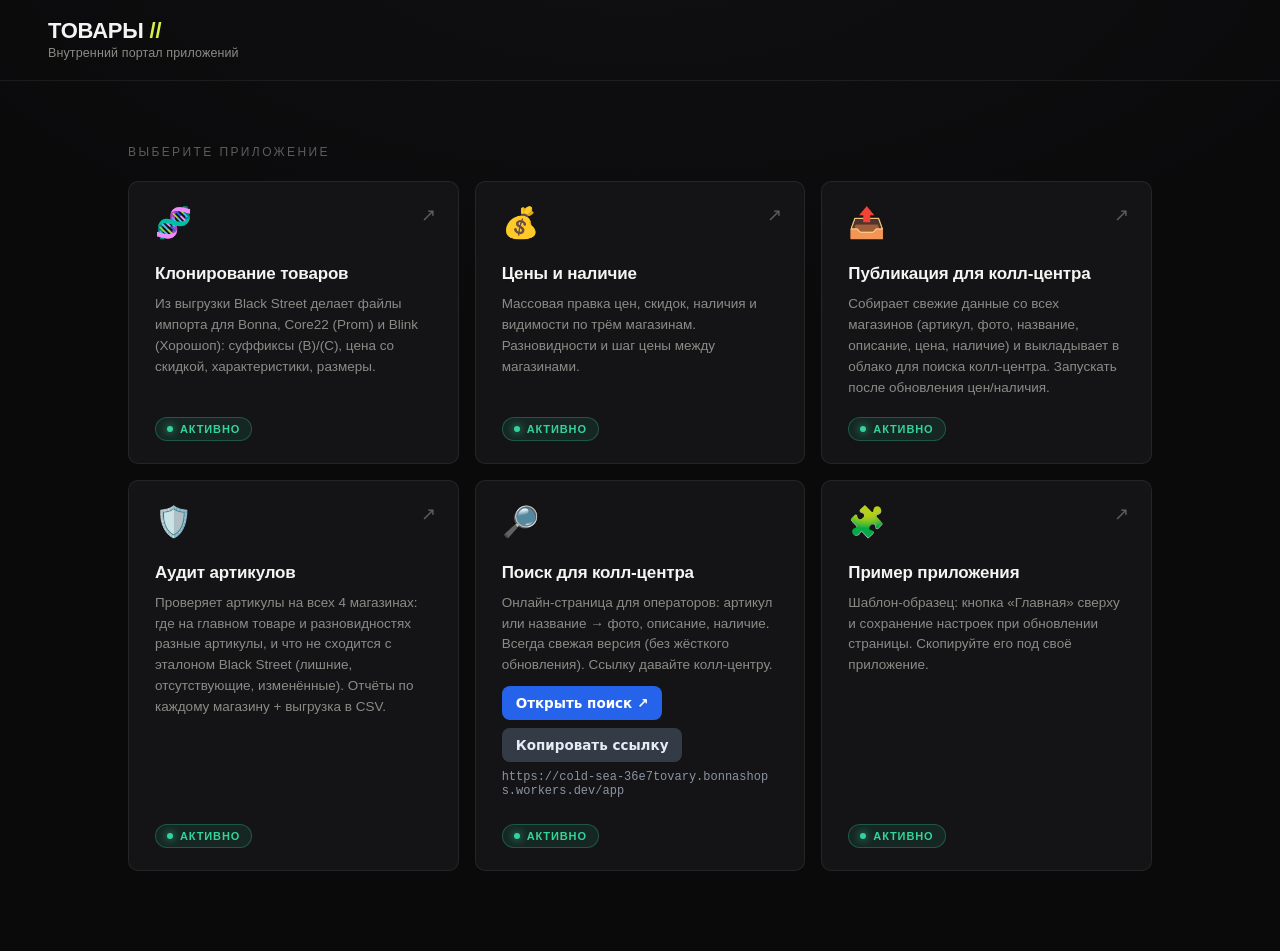
<file: index.html>
<!DOCTYPE html>
<html lang="ru">
<head>
  <meta charset="UTF-8">
  <meta name="viewport" content="width=device-width, initial-scale=1, viewport-fit=cover">
  <meta name="theme-color" content="#0a0a0b">
  <title>Товары — портал приложений</title>
  <link rel="icon" href="favicon.ico" sizes="any">
  <link rel="icon" type="image/png" href="favicon-32.png" sizes="32x32">
  <link rel="apple-touch-icon" href="apple-touch-icon.png">
  <link rel="stylesheet" href="assets/portal.css">
</head>
<body>

  <header class="topbar">
    <div class="brand">
      <div class="brand__name">ТОВАРЫ<span class="slash">//</span></div>
      <div class="brand__sub">Внутренний портал приложений</div>
    </div>
  </header>

  <main class="wrap">
    <p class="eyebrow">Выберите приложение</p>
    <div class="grid" id="grid"></div>
  </main>

  <script>
    /* =====================================================================
       СПИСОК ПРИЛОЖЕНИЙ
       ---------------------------------------------------------------------
       Чтобы добавить новое приложение — допишите объект в массив APPS.
         icon   — эмодзи или символ
         title  — название
         desc   — короткое описание
         href   — путь к приложению (папка внутри /apps/…)
         status — 'active' (кликабельно) или 'soon' (серым, «Скоро»)
       ===================================================================== */
    const APPS = [
      {
        icon:   '🧬',
        title:  'Клонирование товаров',
        desc:   'Из выгрузки Black Street делает файлы импорта для Bonna, Core22 (Prom) и Blink (Хорошоп): суффиксы (B)/(С), цена со скидкой, характеристики, размеры.',
        href:   'apps/clone/index.html',
        status: 'active'
      },
      {
        icon:   '💰',
        title:  'Цены и наличие',
        desc:   'Массовая правка цен, скидок, наличия и видимости по трём магазинам. Разновидности и шаг цены между магазинами.',
        href:   'apps/catalog/index.html',
        status: 'active'
      },
      {
        icon:   '📤',
        title:  'Публикация для колл-центра',
        desc:   'Собирает свежие данные со всех магазинов (артикул, фото, название, описание, цена, наличие) и выкладывает в облако для поиска колл-центра. Запускать после обновления цен/наличия.',
        href:   'apps/publish/index.html',
        status: 'active'
      },
      {
        icon:   '🛡️',
        title:  'Аудит артикулов',
        desc:   'Проверяет артикулы на всех 4 магазинах: где на главном товаре и разновидностях разные артикулы, и что не сходится с эталоном Black Street (лишние, отсутствующие, изменённые). Отчёты по каждому магазину + выгрузка в CSV.',
        href:   'apps/audit/index.html',
        status: 'active'
      },
      {
        icon:   '🔎',
        title:  'Поиск для колл-центра',
        desc:   'Онлайн-страница для операторов: артикул или название → фото, описание, наличие. Всегда свежая версия (без жёсткого обновления). Ссылку давайте колл-центру.',
        href:   'https://cold-sea-36e7tovary.bonnashops.workers.dev/app',
        status: 'active',
        share:  true
      },
      {
        icon:   '🧩',
        title:  'Пример приложения',
        desc:   'Шаблон-образец: кнопка «Главная» сверху и сохранение настроек при обновлении страницы. Скопируйте его под своё приложение.',
        href:   'apps/example/index.html',
        status: 'active'
      }
    ];

    /* ---- Отрисовка карточек (менять обычно не нужно) -------------------- */
    const grid = document.getElementById('grid');

    const esc = (s) => String(s).replace(/[&<>"]/g, c => (
      { '&':'&amp;', '<':'&lt;', '>':'&gt;', '"':'&quot;' }[c]
    ));

    // абсолютный адрес для ссылки, которую дают колл-центру
    const abs = (href) => new URL(href, location.href).href;

    const btn = 'display:inline-block;border:0;border-radius:8px;padding:9px 14px;font:600 13.5px system-ui,sans-serif;cursor:pointer;text-decoration:none;';

    grid.innerHTML = APPS.map((app, i) => {
      const active = app.status === 'active';
      const badge = active
        ? '<span class="badge badge--active"><span class="dot"></span>Активно</span>'
        : '<span class="badge badge--soon">Скоро</span>';

      // Особая карточка «Поиск для колл-центра»: не переход, а кнопки со ссылкой
      if (app.share) {
        const url = abs(app.href);
        return `
          <div class="card" style="cursor:default">
            <div class="card__icon">${esc(app.icon)}</div>
            <h2 class="card__title">${esc(app.title)}</h2>
            <p class="card__desc">${esc(app.desc)}</p>
            <div style="display:flex;gap:8px;flex-wrap:wrap;margin:10px 0 8px">
              <a href="${esc(app.href)}" target="_blank" rel="noopener" style="${btn}background:#2563eb;color:#fff">Открыть поиск ↗</a>
              <button type="button" data-copy="${esc(url)}" style="${btn}background:#333b47;color:#e7ecf3">Копировать ссылку</button>
            </div>
            <div style="font:12px ui-monospace,Menlo,monospace;color:#8a94a2;word-break:break-all;margin-bottom:8px">${esc(url)}</div>
            <div class="card__foot">${badge}</div>
          </div>`;
      }

      const tag = active ? 'a' : 'div';
      const hrefAttr = active ? ` href="${esc(app.href)}"` : '';
      const cls = active ? 'card' : 'card card--soon';
      const arrow = active ? '<span class="card__arrow">↗</span>' : '';

      return `
        <${tag} class="${cls}"${hrefAttr}>
          <div class="card__icon">${esc(app.icon)}</div>
          ${arrow}
          <h2 class="card__title">${esc(app.title)}</h2>
          <p class="card__desc">${esc(app.desc)}</p>
          <div class="card__foot">${badge}</div>
        </${tag}>`;
    }).join('');

    // копирование ссылки на поиск
    grid.addEventListener('click', (e) => {
      const b = e.target.closest('[data-copy]');
      if (!b) return;
      const url = b.getAttribute('data-copy');
      const done = () => { const t = b.textContent; b.textContent = 'Скопировано ✓'; setTimeout(() => b.textContent = t, 1500); };
      if (navigator.clipboard && navigator.clipboard.writeText) {
        navigator.clipboard.writeText(url).then(done).catch(() => { window.prompt('Скопируйте ссылку:', url); });
      } else {
        window.prompt('Скопируйте ссылку:', url);
      }
    });
  </script>

</body>
</html>
</file>
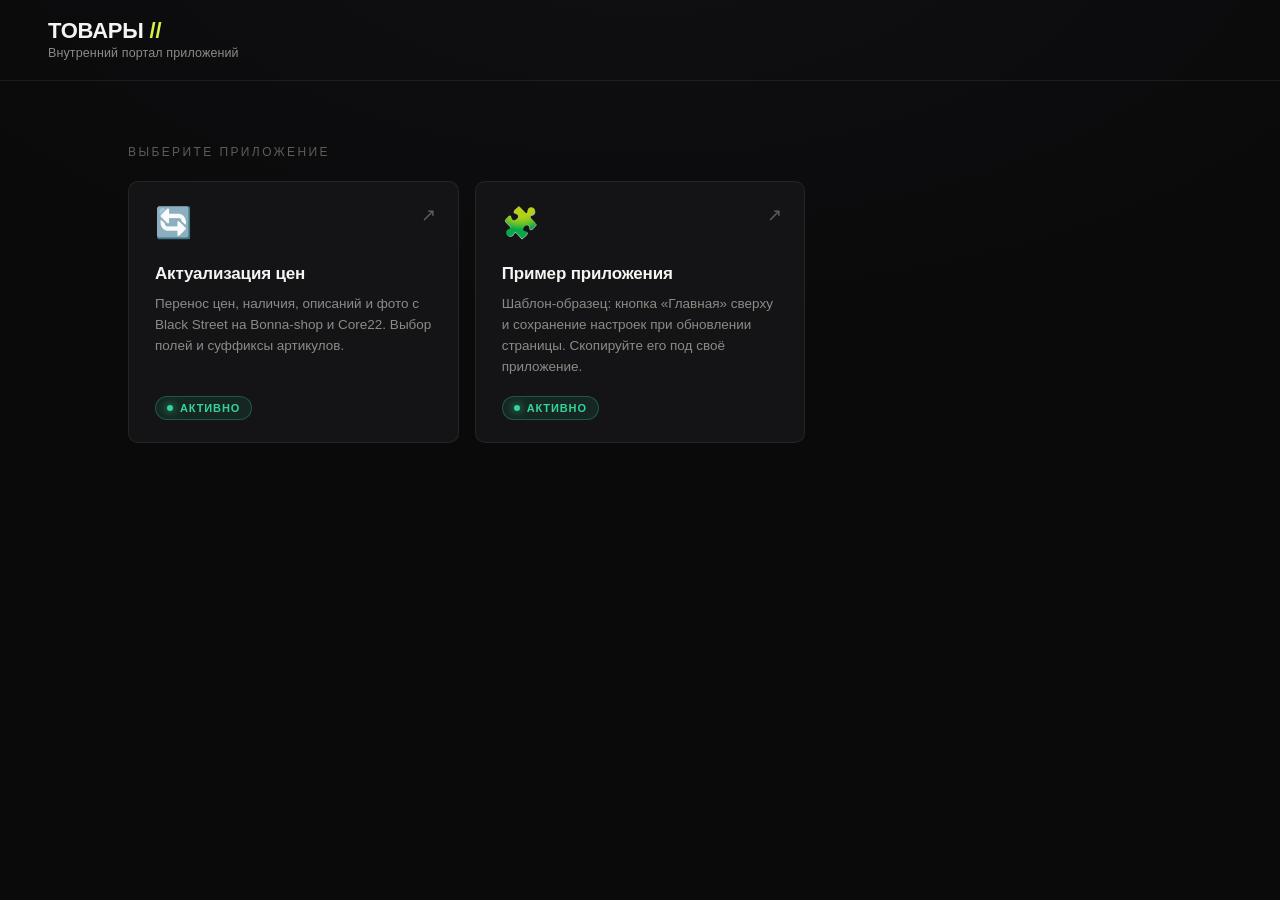
<file: tovary-clean/index.html>
<!DOCTYPE html>
<html lang="ru">
<head>
  <meta charset="UTF-8">
  <meta name="viewport" content="width=device-width, initial-scale=1, viewport-fit=cover">
  <meta name="theme-color" content="#0a0a0b">
  <title>Товары — портал приложений</title>
  <link rel="icon" href="favicon.ico" sizes="any">
  <link rel="icon" type="image/png" href="favicon-32.png" sizes="32x32">
  <link rel="apple-touch-icon" href="apple-touch-icon.png">
  <link rel="stylesheet" href="assets/portal.css">
</head>
<body>

  <header class="topbar">
    <div class="brand">
      <div class="brand__name">ТОВАРЫ<span class="slash">//</span></div>
      <div class="brand__sub">Внутренний портал приложений</div>
    </div>
  </header>

  <main class="wrap">
    <p class="eyebrow">Выберите приложение</p>
    <div class="grid" id="grid"></div>
  </main>

  <script>
    /* =====================================================================
       СПИСОК ПРИЛОЖЕНИЙ
       ---------------------------------------------------------------------
       Чтобы добавить новое приложение — допишите объект в массив APPS.
         icon   — эмодзи или символ
         title  — название
         desc   — короткое описание
         href   — путь к приложению (папка внутри /apps/…)
         status — 'active' (кликабельно) или 'soon' (серым, «Скоро»)
       ===================================================================== */
    const APPS = [
      {
        icon:   '🔄',
        title:  'Актуализация цен',
        desc:   'Перенос цен, наличия, описаний и фото с Black Street на Bonna-shop и Core22. Выбор полей и суффиксы артикулов.',
        href:   'apps/price-sync/index.html',
        status: 'active'
      },
      {
        icon:   '🧩',
        title:  'Пример приложения',
        desc:   'Шаблон-образец: кнопка «Главная» сверху и сохранение настроек при обновлении страницы. Скопируйте его под своё приложение.',
        href:   'apps/example/index.html',
        status: 'active'
      }
    ];

    /* ---- Отрисовка карточек (менять обычно не нужно) -------------------- */
    const grid = document.getElementById('grid');

    const esc = (s) => String(s).replace(/[&<>"]/g, c => (
      { '&':'&amp;', '<':'&lt;', '>':'&gt;', '"':'&quot;' }[c]
    ));

    grid.innerHTML = APPS.map(app => {
      const active = app.status === 'active';
      const tag = active ? 'a' : 'div';
      const hrefAttr = active ? ` href="${esc(app.href)}"` : '';
      const cls = active ? 'card' : 'card card--soon';
      const arrow = active ? '<span class="card__arrow">↗</span>' : '';
      const badge = active
        ? '<span class="badge badge--active"><span class="dot"></span>Активно</span>'
        : '<span class="badge badge--soon">Скоро</span>';

      return `
        <${tag} class="${cls}"${hrefAttr}>
          <div class="card__icon">${esc(app.icon)}</div>
          ${arrow}
          <h2 class="card__title">${esc(app.title)}</h2>
          <p class="card__desc">${esc(app.desc)}</p>
          <div class="card__foot">${badge}</div>
        </${tag}>`;
    }).join('');
  </script>

</body>
</html>
</file>
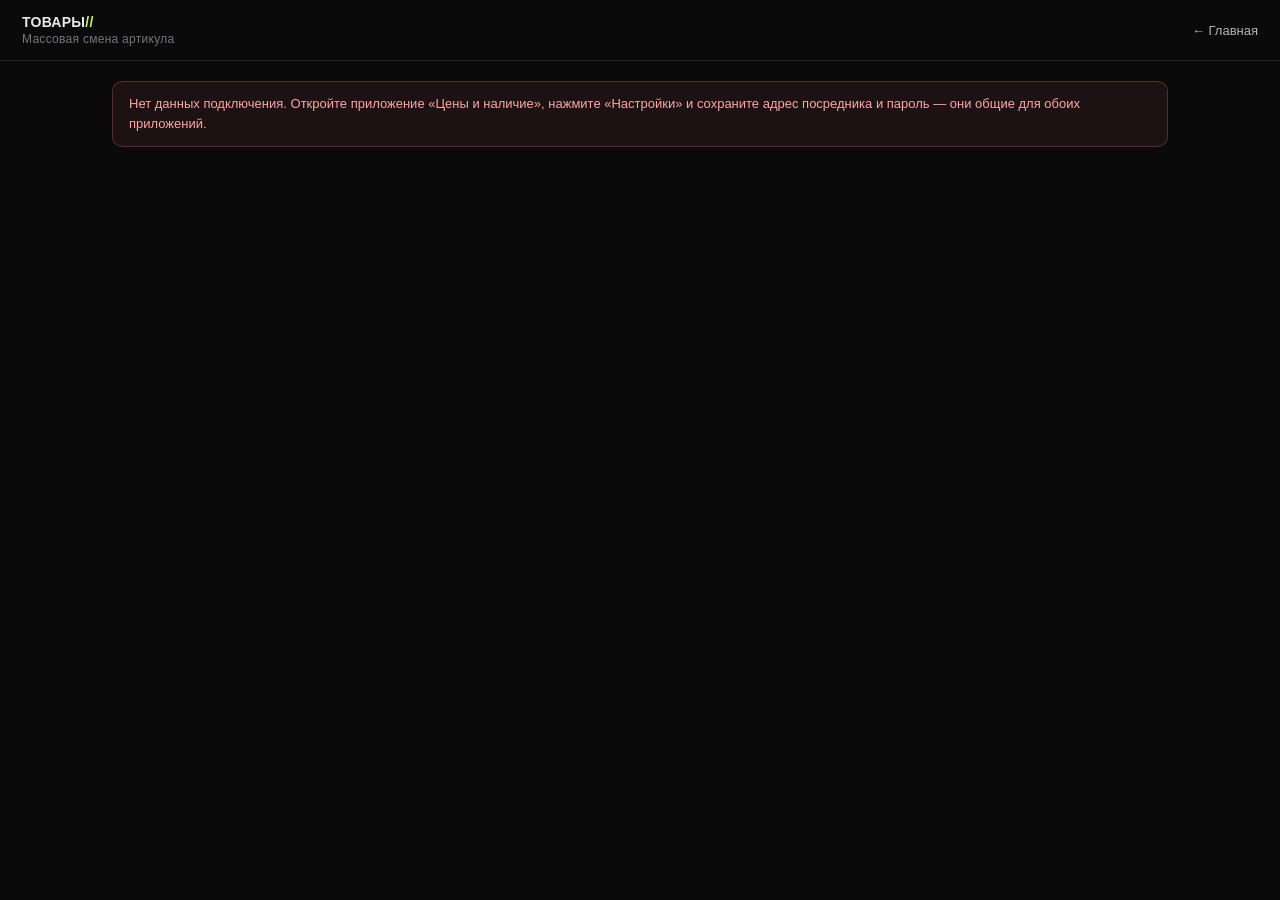
<file: apps/articul/index.html>
<!DOCTYPE html>
<html lang="ru">
<head>
<meta charset="UTF-8">
<meta name="viewport" content="width=device-width, initial-scale=1, viewport-fit=cover">
<meta name="theme-color" content="#0a0a0b">
<title>Смена артикула — Товары</title>
<link rel="icon" type="image/svg+xml" href="data:image/svg+xml,%3Csvg%20xmlns%3D%22http%3A%2F%2Fwww.w3.org%2F2000%2Fsvg%22%20viewBox%3D%220%200%2024%2024%22%3E%20%3Crect%20width%3D%2224%22%20height%3D%2224%22%20rx%3D%225.5%22%20fill%3D%22%230e0e10%22%2F%3E%20%3Cg%20transform%3D%22translate(1.3%200.6)%20scale(0.85)%22%3E%20%3Cpath%20d%3D%22M2.05%202.05h2l2.66%2012.42a2%202%200%200%200%202%201.58h9.78a2%202%200%200%200%201.95-1.57l1.65-7.43H5.12%22%20fill%3D%22none%22%20stroke%3D%22%23d6f24a%22%20stroke-width%3D%221.9%22%20stroke-linecap%3D%22round%22%20stroke-linejoin%3D%22round%22%2F%3E%20%3Ccircle%20cx%3D%228%22%20cy%3D%2221%22%20r%3D%221.8%22%20fill%3D%22%23d6f24a%22%2F%3E%20%3Ccircle%20cx%3D%2219%22%20cy%3D%2221%22%20r%3D%221.8%22%20fill%3D%22%23d6f24a%22%2F%3E%20%3C%2Fg%3E%20%3C%2Fsvg%3E">
<style>
  :root {
    --bg:#0a0a0b; --panel:#141416; --panel2:#101013; --border:#26262b; --border-h:#3a3a42;
    --text:#e9e9ea; --dim:#b4b4b8; --faint:#75757c; --accent:#d6f24a; --green:#34d399; --red:#f87171;
    --font: -apple-system, BlinkMacSystemFont, "Segoe UI", Roboto, sans-serif;
  }
  * { box-sizing: border-box; }
  body { margin:0; background:var(--bg); color:var(--text); font-family:var(--font); font-size:14px; }
  .topbar { display:flex; align-items:center; justify-content:space-between;
            padding:14px 22px; border-bottom:1px solid var(--border); }
  .brand { font-weight:800; letter-spacing:.02em; }
  .brand span { color:var(--accent); }
  .brand small { display:block; font-weight:500; color:var(--faint); font-size:12px; margin-top:2px; }
  .home { color:var(--dim); text-decoration:none; font-size:13px; }
  .wrap { max-width:1100px; margin:0 auto; padding:20px 22px 60px; }

  .btn { display:inline-flex; align-items:center; gap:7px; padding:9px 16px; border-radius:999px;
         border:1px solid var(--border-h); background:#1a1a1e; color:var(--text);
         font-family:var(--font); font-size:13.5px; font-weight:600; cursor:pointer; }
  .btn:hover { border-color:var(--accent); }
  .btn--go { background:var(--accent); color:#12140a; border-color:var(--accent); }
  .btn--sm { padding:7px 13px; font-size:13px; }
  .btn:disabled { opacity:.5; cursor:not-allowed; }

  input[type=text] { width:100%; padding:11px 14px; border-radius:10px; border:1px solid var(--border);
         background:#0f0f11; color:var(--text); font-family:var(--font); font-size:14px; }
  input:focus { outline:none; border-color:var(--accent); }

  .note { padding:12px 16px; border-radius:10px; font-size:13px; line-height:1.55; margin-bottom:14px; }
  .note--warn { background:rgba(214,242,74,.06); border:1px solid rgba(214,242,74,.22); color:var(--dim); }
  .note--err  { background:rgba(248,113,113,.08); border:1px solid rgba(248,113,113,.28); color:#fca5a5; }
  .note--ok   { background:rgba(52,211,153,.08); border:1px solid rgba(52,211,153,.28); color:#6ee7b7; }

  .searchbar { display:flex; gap:10px; align-items:center; margin-bottom:8px; }
  .searchbar input { flex:1; }
  .muted { color:var(--faint); font-size:12.5px; }

  .card { border:1px solid var(--border); border-radius:12px; background:var(--panel); margin-top:10px; overflow:hidden; }
  .card__top { display:flex; gap:12px; align-items:center; padding:12px 14px; cursor:pointer; }
  .card__top:hover { background:#17171a; }
  .card__img { width:46px; height:46px; border-radius:8px; object-fit:cover; background:#17171a;
               border:1px solid var(--border); flex:none; }
  .card__body { flex:1; min-width:0; }
  .card__name { font-weight:600; font-size:13.5px; white-space:nowrap; overflow:hidden; text-overflow:ellipsis; }
  .card__meta { font-size:11.5px; color:var(--faint); margin-top:2px; }
  .card__chev { color:var(--faint); flex:none; }

  .detail { border-top:1px solid var(--border); padding:14px; display:none; }
  .card.is-open .detail { display:block; }
  .row { display:flex; gap:10px; align-items:center; flex-wrap:wrap; margin-bottom:12px; }
  .row label { font-size:12px; color:var(--faint); }
  .row input[type=text] { width:220px; }

  table { width:100%; border-collapse:collapse; font-size:12.5px; margin-top:6px; }
  th, td { text-align:left; padding:6px 8px; border-bottom:1px solid var(--border); vertical-align:top; }
  th { color:var(--faint); font-weight:600; font-size:11px; text-transform:uppercase; letter-spacing:.05em; }
  .old { color:var(--faint); text-decoration:line-through; }
  .new { color:var(--accent); font-weight:700; }
  .store-h { font-size:11px; text-transform:uppercase; letter-spacing:.06em; color:var(--dim);
             margin:14px 0 2px; font-weight:700; }
  .empty { padding:30px; text-align:center; color:var(--faint); }
  .kop { color:#fbbf24; }
  details.grp { border:1px solid var(--border); border-radius:9px; margin-top:8px; padding:0 12px; background:var(--panel2); }
  details.grp summary { cursor:pointer; padding:10px 2px; font-size:13px; list-style:none; user-select:none; }
  details.grp summary::-webkit-details-marker { display:none; }
  details.grp summary:before { content:'▸'; color:var(--faint); margin-right:8px; font-size:11px; }
  details.grp[open] summary:before { content:'▾'; }
  details.grp[open] summary { border-bottom:1px solid var(--border); margin-bottom:6px; }
  details.grp table { margin-bottom:8px; }
  .thumb { width:38px; height:38px; border-radius:6px; object-fit:cover; background:#17171a; border:1px solid var(--border); display:block; }
  .kidrow { display:flex; gap:10px; align-items:center; padding:7px 0; border-bottom:1px solid var(--border); }
  .kidrow .btn { flex:none; }
  .diag { margin-top:10px; }
  .diag pre { white-space:pre-wrap; word-break:break-word; font-size:11px; color:var(--dim); background:#0f0f11; border:1px solid var(--border); border-radius:8px; padding:10px; max-height:340px; overflow:auto; }
</style>
</head>
<body>
<header class="topbar">
  <div class="brand">ТОВАРЫ<span>//</span><small>Массовая смена артикула</small></div>
  <a class="home" href="../../index.html">← Главная</a>
</header>

<main class="wrap">
  <div id="conn"></div>

  <div id="app" style="display:none">
    <div class="searchbar">
      <input type="text" id="q" placeholder="Название товара (рус/укр), напр. Мужской летний костюм белый">
      <button class="btn btn--sm" id="find">Найти</button>
    </div>
    <div class="muted" id="hint">Введите название и нажмите «Найти». Показываются карточки, объединяющие все магазины.</div>
    <div id="results"></div>
  </div>
</main>

<script>
/* ==== конфиг и данные — те же, что у «Цены и наличие» ==== */
const CFG_KEY = 'tovary:prices:cfg';
const loadJSON = (k, d) => { try { return JSON.parse(localStorage.getItem(k)) ?? d; } catch { return d; } };
let cfg = loadJSON(CFG_KEY, { url:'', pass:'' });

const STORES = {
  blackstreet: { title:'Black Street', suffix:'',     kind:'prom' },
  bonna:       { title:'Bonna-shop',   suffix:' (B)', kind:'prom' },
  core22:      { title:'Core22',       suffix:' (С)', kind:'prom' },   // кириллическая С
  blink:       { title:'Blink',        suffix:'',     kind:'horoshop' },
};
const STORE_KEYS = Object.keys(STORES);
const PROM_STORES = ['blackstreet','bonna','core22'];
const MAIN = 'blackstreet';

const DB_NAME = 'tovary-prices', DB_STORE = 'stores';
let dbPromise = null, byStore = {}, groups = [], blinkIndex = [];

const $ = (id) => document.getElementById(id);
function escapeHtml(s){ return String(s==null?'':s).replace(/[&<>"]/g, c => ({'&':'&amp;','<':'&lt;','>':'&gt;','"':'&quot;'}[c])); }
const escapeAttr = escapeHtml;
function decodeMsg(s){ try { return String(s).replace(/\\u([0-9a-fA-F]{4})/g,(m,h)=>String.fromCharCode(parseInt(h,16))); } catch(e){ return String(s); } }

async function api(route, payload){
  if (!cfg.url) throw new Error('Не задан адрес посредника (откройте «Цены и наличие» → Настройки).');
  const res = await fetch(cfg.url.replace(/\/+$/,'') + route, {
    method:'POST',
    headers:{ 'Content-Type':'application/json', 'X-App-Password':cfg.pass },
    body: JSON.stringify(payload||{}),
  });
  const data = await res.json().catch(()=>({}));
  if (!res.ok){
    const d = data.detail ? '\n'+JSON.stringify(data.detail) : '';
    throw new Error(decodeMsg((data.error||('Ошибка '+res.status))+d));
  }
  return data;
}

/* ==== чтение кэша (заполняет основное приложение) ==== */
function db(){
  if (!dbPromise) dbPromise = new Promise((resolve,reject)=>{
    const req = indexedDB.open(DB_NAME,1);
    req.onupgradeneeded = ()=>{ const d=req.result; if(!d.objectStoreNames.contains(DB_STORE)) d.createObjectStore(DB_STORE); };
    req.onsuccess = ()=>resolve(req.result);
    req.onerror = ()=>reject(req.error);
  });
  return dbPromise;
}
function cacheGet(key){
  return db().then(d=>new Promise((resolve,reject)=>{
    const r = d.transaction(DB_STORE,'readonly').objectStore(DB_STORE).get(key);
    r.onsuccess = ()=>resolve(r.result); r.onerror = ()=>reject(r.error);
  }));
}
async function loadFromCache(){
  let any = false;
  for (const key of STORE_KEYS){
    let products = [];
    try {
      let miss = 0;
      for (let i=0; i<200 && miss<3; i++){
        const part = await cacheGet(key+':'+i);
        if (part && Array.isArray(part.products) && part.products.length){ products = products.concat(part.products); miss=0; }
        else miss++;
      }
    } catch(e){}
    if (products.length){ byStore[key] = products; any = true; }
  }
  return any;
}

/* ==== группировка (та же логика связывания, что в основном приложении) ==== */
function baseSku(sku, store){
  let s = (sku||'').trim();
  // терпимо к латинской/кириллической C/В в суффиксе магазина
  if (store === 'core22') s = s.replace(/\s*\((?:С|C)\)\s*$/i, '').trim();
  else if (store === 'bonna') s = s.replace(/\s*\((?:B|В)\)\s*$/i, '').trim();
  else { const suf = (STORES[store].suffix||'').trim(); if (suf && s.endsWith(suf)) s = s.slice(0,-suf.length).trim(); }
  return s;
}
// нормализованное название: с конца убираем магазинный суффикс (B)/(С)
// и размер (S/M/L/XL/XXL или число), повторяя, — чтобы разновидности с
// размером в названии сводились к базовому названию товара.
const SIZE_RE = /^(?:xs|s|m|l|xl|xxl|xxxl|[2-5]xl|[0-9]{1,3}(?:[.,][05])?)$/i;
const SUF_RE  = /^\((?:B|В|C|С)\)$/i;
function normName(name){
  let parts = String(name||'').trim().split(/\s+/);
  while (parts.length > 1){
    const last = parts[parts.length - 1];
    if (SUF_RE.test(last) || SIZE_RE.test(last)) parts.pop();
    else break;
  }
  return parts.join(' ').toLowerCase().replace(/\s+/g, ' ');
}
function firstImage(p){
  if (Array.isArray(p.images) && p.images.length) return p.images[0].thumbnail_url || p.images[0].url || '';
  return p.main_image || '';
}
function siblingsOf(store, p){
  const arr = byStore[store] || [];
  if (p.variation_group_id != null) return arr.filter(x=>x.id!==p.id && x.variation_group_id===p.variation_group_id);
  const base = baseSku(p.sku, store);
  if (!base) return [];
  return arr.filter(x=>x.id!==p.id && baseSku(x.sku,store)===base);
}
function sizeToken(store, p){
  if (store === 'blink'){
    const parent = p.sku || '';
    const art = String(p.article || p.id || '');
    const tail = (parent && art.indexOf(parent)===0) ? art.slice(parent.length) : '';
    return tail.replace(/^[-_. ]+/,'').trim().toUpperCase();
  }
  const family = [p].concat(siblingsOf(store,p));
  const suf = (STORES[store].suffix||'').trim();
  const clean = (n)=>{ let x=(n||'').trim(); if(suf && x.endsWith(suf)) x=x.slice(0,-suf.length).trim(); return x; };
  let base = clean(family[0].name);
  for (const x of family){ const c=clean(x.name); if(c.length<base.length) base=c; }
  const me = clean(p.name);
  return (base && me.indexOf(base)===0 ? me.slice(base.length) : '').trim().toUpperCase();
}
// все варианты названия товара (рус + укр), нормализованные
// все возможные строки-названия товара (рус+укр, разные варианты полей,
// плюс название модификации у Хорошопа) — сырые, без нормализации
function allNames(p){
  const arr = [];
  const push = v => { if (v && typeof v === 'string') arr.push(v); };
  const obj = o => { if (o && typeof o === 'object') { push(o.ru); push(o.uk); push(o.ua); } };
  push(p.name);
  obj(p.name_multilang);
  push(p.name_ru); push(p.name_uk); push(p.name_ua);
  push(p.title); obj(p.title);
  // название модификации (Хорошоп): «Название модификации (RU/UA)»
  push(p.mod_name); push(p.modification); push(p.modification_name);
  obj(p.modification); obj(p.mod_name); obj(p.title_modification);
  return arr;
}
function nameVariants(p){
  const out = [];
  for (const n of allNames(p)){ const k = normName(n); if (k && out.indexOf(k) === -1) out.push(k); }
  return out;
}

// Связывание ТОЛЬКО ПО НАЗВАНИЮ (артикул не участвует). Товары объединяются,
// если у них совпадает нормализованное название хотя бы на одном языке —
// поэтому украинское и русское названия сцепляют магазины между собой.
function buildGroups(){
  const items = [];
  for (const store of STORE_KEYS) for (const p of (byStore[store]||[])){
    items.push({ store:store, p:p, keys:nameVariants(p) });
  }
  // объединение (union-find) по общим названиям
  const parent = items.map((_,i)=>i);
  function find(x){ while(parent[x]!==x){ parent[x]=parent[parent[x]]; x=parent[x]; } return x; }
  function union(a,b){ const ra=find(a), rb=find(b); if(ra!==rb) parent[ra]=rb; }
  const keyToIdx = new Map();
  items.forEach(function(it,i){
    for (const k of it.keys){
      if (keyToIdx.has(k)) union(i, keyToIdx.get(k));
      else keyToIdx.set(k, i);
    }
  });
  const comps = new Map();
  items.forEach(function(it,i){
    const r = find(i);
    if (!comps.has(r)) comps.set(r, { key:'g'+r, stores:{}, _names:new Set() });
    const c = comps.get(r);
    (c.stores[it.store] = c.stores[it.store] || []).push(it.p);
    for (const k of it.keys) c._names.add(k);
  });
  groups = Array.from(comps.values());
  for (const g of groups){
    let best=null, img='', base='', search='';
    for (const store of STORE_KEYS){
      for (const p of (g.stores[store]||[])){
        const n = p.name || '';
        if ((store===MAIN || best===null) && (best===null || n.length < best.length)) best = n;
        if (!img) img = firstImage(p);
        if (!base && store===MAIN) base = (p.sku||'');
        search += ' ' + allNames(p).join(' ');
      }
    }
    if (!base){ for (const store of STORE_KEYS){ const a=(g.stores[store]||[])[0]; if(a){ base=a.sku||''; break; } } }
    g.name = best || '(без названия)';
    g.base = base || '';
    g.image = img;
    g.search = normSearch(search);
    // наборы слов по каждому названию (для оценки близости при поиске)
    g.names = Array.from(g._names).map(n => normSearch(n).split(' ').filter(Boolean));
    delete g._names;
  }
  groups.sort((a,b)=>a.name.localeCompare(b.name));
}

// индекс товаров Blink (для ручной привязки): группируем по родительскому артикулу
function buildBlinkIndex(){
  const m = new Map();
  for (const p of (byStore.blink || [])){
    const parent = String(p.sku || p.article || p.id || '').trim();
    if (!parent) continue;
    if (!m.has(parent)) m.set(parent, { parent:parent, variants:[], image:'', name:'', search:'' });
    const b = m.get(parent);
    b.variants.push(p);
    if (!b.image) b.image = firstImage(p);
    const nm = p.name || '';
    if (!b.name || (nm && nm.length < b.name.length)) b.name = nm;
    b.search += ' ' + allNames(p).join(' ');
  }
  blinkIndex = Array.from(m.values());
  for (const b of blinkIndex) b.search = normSearch(b.search);
}

/* ==== ПЛАН новых артикулов по правилам ==== */
// набор родительских артикулов Blink, занятых ДРУГИМИ карточками
function blinkTakenExcept(g){
  const own = new Set((g.stores['blink']||[]).map(p=>String(p.id)));
  const taken = new Set();
  for (const p of (byStore['blink']||[])){
    if (own.has(String(p.id))) continue;
    const parent = (p.sku||'').trim().toLowerCase();
    if (parent) taken.add(parent);
  }
  return taken;
}
function planArticles(g, newBase){
  newBase = (newBase||'').trim();
  const plan = { prom:[], blink:[], blinkParent:'' };
  if (!newBase) return plan;

  // Prom: Black Street — без добавок, Bonna — (B), Core22 — (С); главный и разновидности одинаково
  for (const store of PROM_STORES){
    const suf = STORES[store].suffix;
    for (const p of (g.stores[store]||[])){
      plan.prom.push({ store:store, id:p.id, name:p.name, current:(p.sku||''), next:(newBase+suf) });
    }
  }

  // Blink: уникальный родительский артикул (при коллизии → (коп1), (коп2)…)
  const blink = g.stores['blink'] || [];
  if (blink.length){
    const taken = blinkTakenExcept(g);
    let parent = newBase, n = 0;
    while (taken.has(parent.trim().toLowerCase())){ n++; parent = newBase + '(коп'+n+')'; }
    plan.blinkParent = parent;
    // главный (без размера) первым
    const rows = blink.map(p=>({ p:p, size:sizeToken('blink',p) }));
    rows.sort((a,b)=> (a.size?1:0)-(b.size?1:0) || a.size.localeCompare(b.size));
    for (const r of rows){
      const article = r.size ? (parent + ' ' + r.size) : parent;
      plan.blink.push({
        id: r.p.id,
        name: r.p.name,
        size: r.size,
        currentArticle: String(r.p.article || r.p.id || ''),
        currentParent: (r.p.sku||''),
        parent: parent,          // Родительский артикул
        display: parent,         // Артикул для отображения на сайте
        article: article,        // Артикул (уникальный)
      });
    }
  }
  return plan;
}

/* ==== применение на Prom (тест, 1 карточка) ==== */
async function applyPromCard(plan){
  const jobs = {};
  for (const it of plan.prom){ (jobs[it.store] = jobs[it.store] || []).push({ id:it.id, sku:it.next }); }
  const report = [];
  for (const store of PROM_STORES){
    const list = jobs[store]; if (!list || !list.length) continue;
    try {
      const res = await api('/edit', { store:store, products:list });
      const ok = ((res && res.processed_ids) || []).map(String);
      let line = STORES[store].title + ': принято ' + ok.length + ' из ' + list.length;
      if (ok.length < list.length) line += ' · ответ Prom: ' + escapeHtml(JSON.stringify(res).slice(0,300));
      report.push({ ok: ok.length === list.length && list.length>0, text: line });
    } catch(e){
      report.push({ ok:false, text: STORES[store].title + ': ' + escapeHtml(e.message) });
    }
  }
  return report;
}

/* ==== интерфейс ==== */
function renderConn(){
  const box = $('conn');
  if (!cfg.url || !cfg.pass){
    box.innerHTML = '<div class="note note--err">Нет данных подключения. Откройте приложение «Цены и наличие», нажмите «Настройки» и сохраните адрес посредника и пароль — они общие для обоих приложений.</div>';
    return false;
  }
  return true;
}

// поиск без привязки к знакам/пробелам: разбиваем на слова, требуем все
function normSearch(s){
  return String(s||'').toLowerCase().replace(/[^0-9a-zа-яёіїєґ]+/gi, ' ').replace(/\s+/g,' ').trim();
}
// коэффициент Дайса по словам (насколько два набора похожи, 0..1)
function diceWords(qset, arr){
  if (!arr || !arr.length) return 0;
  let inter = 0; for (const w of arr) if (qset.has(w)) inter++;
  return (qset.size + arr.length) ? (2*inter) / (qset.size + arr.length) : 0;
}
let matches = [];
function doSearch(){
  const box = $('results');
  const words = normSearch($('q').value).split(' ').filter(Boolean);
  if (!words.length){ box.innerHTML = ''; $('hint').textContent = 'Введите название и нажмите «Найти».'; return; }
  const qset = new Set(words);
  // отличительные слова запроса (бренд/модель: латиница или цифры) — обязательны
  const mustHave = words.filter(w => /[a-z0-9]/i.test(w));
  const scored = groups.map(function(g){
    const t = g.search || normSearch(g.name);
    // если в запросе есть отличительные слова — все они должны быть в карточке
    for (const d of mustHave) if (t.indexOf(d) === -1) return null;
    let found = 0; for (const w of qset) if (t.indexOf(w) !== -1) found++;
    const coverage = found / qset.size;                 // сколько слов запроса нашлось
    let dice = 0; for (const nm of (g.names||[])){ const d = diceWords(qset, nm); if (d > dice) dice = d; }
    return { g:g, coverage:coverage, dice:dice };
  }).filter(x => x && x.coverage >= 0.6)                 // порог: не меньше 60% слов запроса
    .sort((a,b) => b.coverage - a.coverage || b.dice - a.dice);  // точные — выше
  matches = scored.slice(0, 60).map(x => x.g);
  $('hint').textContent = 'Найдено карточек: ' + matches.length + (scored.length > 60 ? ' (показаны первые 60)' : '');
  box.innerHTML = matches.map((g,i)=>cardHtml(g,i)).join('') || '<div class="empty">Ничего не найдено — попробуйте меньше слов</div>';
}

function storeCounts(g){
  return STORE_KEYS.filter(k=>(g.stores[k]||[]).length)
    .map(k=>STORES[k].title+': '+(g.stores[k].length)).join(' · ');
}

function cardHtml(g, i){
  return '<div class="card" id="card-'+i+'">' +
    '<div class="card__top" onclick="toggleCard('+i+')">' +
      (g.image ? '<img class="card__img" src="'+escapeHtml(g.image)+'" alt="">' : '<span class="card__img"></span>') +
      '<div class="card__body"><div class="card__name">'+escapeHtml(g.name)+'</div>' +
      '<div class="card__meta">Артикул: '+escapeHtml(g.base)+' · '+escapeHtml(storeCounts(g))+'</div></div>' +
      '<span class="card__chev">▸</span>' +
    '</div>' +
    '<div class="detail" id="detail-'+i+'"></div>' +
  '</div>';
}

function toggleCard(i){
  const card = $('card-'+i);
  const open = card.classList.toggle('is-open');
  if (open && !$('detail-'+i).dataset.ready){
    $('detail-'+i).innerHTML = detailHtml(i);
    $('detail-'+i).dataset.ready = '1';
  }
}

function detailHtml(i){
  const g = matches[i];
  let cur = '<div class="store-h">Сейчас в магазинах</div>';
  for (const store of STORE_KEYS){
    const arr = g.stores[store] || [];
    if (!arr.length) continue;
    cur += '<details class="grp"><summary><b>'+escapeHtml(STORES[store].title)+'</b> ' +
        '<span class="muted">('+arr.length+' поз.)</span></summary>' +
      '<table>' + arr.map(function(p){
        const im = firstImage(p);
        return '<tr>' +
          '<td style="width:44px">' + (im ? '<img class="thumb" src="'+escapeAttr(im)+'" alt="">' : '<span class="thumb"></span>') + '</td>' +
          '<td>'+escapeHtml((p.name||'').slice(0,55))+'</td>' +
          '<td class="old">'+escapeHtml(p.sku||p.article||'—')+'</td></tr>';
      }).join('') +
      '</table></details>';
  }
  const missing = STORE_KEYS.filter(k => !(g.stores[k]||[]).length).map(k => STORES[k].title);
  if (missing.length) cur += '<div class="muted" style="margin-top:6px">Нет на: ' + escapeHtml(missing.join(', ')) + '</div>';
  return cur +
    '<div class="store-h" style="margin-top:14px">Blink (Хорошоп) — привязать вручную</div>' +
    '<div id="blinkattach-'+i+'">' + blinkAttachHtml(i) + '</div>' +
    '<div class="row" style="margin-top:14px">' +
      '<label>Новый артикул:</label>' +
      '<input type="text" id="newart-'+i+'" placeholder="напр. Хар-11" oninput="renderPreview('+i+')">' +
      '<button class="btn btn--sm" onclick="renderPreview('+i+')">Показать превью</button>' +
    '</div>' +
    '<div id="preview-'+i+'"></div>';
}

/* ==== ручная привязка Blink ==== */
function blinkAttachHtml(i){
  const g = matches[i];
  const cur = g.stores.blink || [];
  let h = '';
  if (cur.length){
    h += '<div class="note note--ok" style="margin:6px 0">Привязано к Blink: ' +
      escapeHtml((cur[0].name || '').slice(0,55)) + ' (' + cur.length + ' поз.) · ' +
      '<a href="#" style="color:#fca5a5" onclick="detachBlink('+i+');return false;">отвязать</a></div>';
  } else {
    h += '<div class="muted" style="margin:4px 0 8px">Не привязан. Найди костюм на Blink по названию и нажми «Привязать».</div>';
  }
  h += '<div class="row">' +
      '<input type="text" id="blinkq-'+i+'" placeholder="поиск по Blink, напр. костюм футболка шорты черный" oninput="searchBlink('+i+')">' +
      '<button class="btn btn--sm" onclick="searchBlink('+i+')">Искать на Blink</button>' +
    '</div><div id="blinkres-'+i+'"></div>';
  return h;
}
function searchBlink(i){
  const box = $('blinkres-'+i);
  const words = normSearch($('blinkq-'+i).value).split(' ').filter(Boolean);
  if (!words.length){ box.innerHTML = ''; return; }
  const must = words.filter(w => /[a-z0-9]/i.test(w));
  const list = blinkIndex.filter(function(b){
    for (const d of must) if (b.search.indexOf(d) === -1) return false;
    return words.every(w => b.search.indexOf(w) !== -1);
  }).slice(0, 20);
  box.innerHTML = list.length ? list.map(function(b){
    const im = b.image;
    return '<div class="kidrow">' +
      (im ? '<img class="thumb" src="'+escapeAttr(im)+'">' : '<span class="thumb"></span>') +
      '<div style="flex:1;min-width:0"><div style="font-size:12.5px">'+escapeHtml((b.name||'').slice(0,62))+'</div>' +
      '<div class="muted">'+escapeHtml(b.parent)+' · '+b.variants.length+' поз.</div></div>' +
      '<button class="btn btn--sm" onclick="attachBlink('+i+',\''+encodeURIComponent(b.parent)+'\')">Привязать</button></div>';
  }).join('') : '<div class="muted">На Blink не найдено — попробуй другие слова.</div>';
}
function reRenderDetail(i){
  const val = ($('newart-'+i) || {}).value || '';
  $('detail-'+i).innerHTML = detailHtml(i);
  if (val && $('newart-'+i)){ $('newart-'+i).value = val; renderPreview(i); }
}
function attachBlink(i, parentEnc){
  const parent = decodeURIComponent(parentEnc);
  const b = blinkIndex.find(x => x.parent === parent);
  if (!b) return;
  matches[i].stores.blink = b.variants.slice();
  reRenderDetail(i);
}
function detachBlink(i){
  delete matches[i].stores.blink;
  reRenderDetail(i);
}

function renderPreview(i){
  const g = matches[i];
  const base = $('newart-'+i).value.trim();
  const box = $('preview-'+i);
  if (!base){ box.innerHTML = '<div class="muted">Введите новый артикул, чтобы увидеть превью.</div>'; return; }
  const plan = planArticles(g, base);

  let html = '<div class="store-h">Что станет с артикулом</div>';

  // Prom — по одной сводной строке на магазин, разновидности спрятаны
  for (const store of PROM_STORES){
    const items = plan.prom.filter(it => it.store === store);
    if (!items.length) continue;
    const next = items[0].next;
    html += '<details class="grp"><summary>' +
        '<b>'+escapeHtml(STORES[store].title)+'</b> → <span class="new">'+escapeHtml(next)+'</span> ' +
        '<span class="muted">('+items.length+' поз.)</span></summary>' +
      '<table>' + items.map(it =>
        '<tr><td>'+escapeHtml((it.name||'').slice(0,50))+'</td>' +
        '<td class="old">'+escapeHtml(it.current||'—')+'</td><td>→</td>' +
        '<td class="new">'+escapeHtml(it.next)+'</td></tr>').join('') +
      '</table></details>';
  }

  // Blink — сводка + разновидности в раскрывающемся списке
  if (plan.blink.length){
    const kop = plan.blinkParent !== base;
    html += '<details class="grp"><summary>' +
        '<b>Blink</b> → родит. артикул <span class="new">'+escapeHtml(plan.blinkParent)+'</span> ' +
        '<span class="muted">('+plan.blink.length+' поз.)</span>' +
        (kop ? ' <span class="kop">артикул занят → '+escapeHtml(plan.blinkParent)+'</span>' : '') +
      '</summary>' +
      '<table><tr><th>Размер</th><th>Артикул (было → станет)</th></tr>' +
        plan.blink.map(b =>
          '<tr><td>'+escapeHtml(b.size||'главный')+'</td>' +
          '<td><span class="old">'+escapeHtml(b.currentArticle||'—')+'</span> → <span class="new">'+escapeHtml(b.article)+'</span></td></tr>').join('') +
      '</table>' +
      '<div class="note note--warn" style="margin-top:8px">Blink пока только превью. Родительский артикул и «Артикул для сайта» = '+escapeHtml(plan.blinkParent)+' у всех. Запись на Хорошоп включим после теста на Prom.</div>' +
      '</details>';
  }

  // применение на Prom
  html += '<div class="row" style="margin-top:14px">' +
    '<button class="btn btn--go btn--sm" id="apply-'+i+'" onclick="testApply('+i+')">Тест: применить на Prom (эта карточка)</button>' +
    '<span class="muted">Изменит артикул только на Prom и только у этой карточки. Обратимо.</span>' +
    '</div><div id="applyres-'+i+'"></div>';

  box.innerHTML = html;
}

async function testApply(i){
  const g = matches[i];
  const base = $('newart-'+i).value.trim();
  if (!base) return;
  if (!confirm('Применить артикул «'+base+'» на Prom для этой карточки (Black Street / Bonna / Core22)?')) return;
  const btn = $('apply-'+i); btn.disabled = true; btn.textContent = 'Отправляю…';
  const res = $('applyres-'+i);
  res.innerHTML = '<div class="note note--warn">Отправляю на Prom…</div>';
  try {
    const plan = planArticles(g, base);
    const report = await applyPromCard(plan);
    const allOk = report.every(r=>r.ok);
    res.innerHTML = '<div class="note note--'+(allOk?'ok':'err')+'">' +
      report.map(r=>escapeHtml(r.text)).join('<br>') +
      '<br><br>Проверьте товар в кабинете Prom: сменился ли артикул. Если да — включим массовый режим и Blink.</div>';
  } catch(e){
    res.innerHTML = '<div class="note note--err">'+escapeHtml(e.message)+'</div>';
  }
  btn.disabled = false; btn.textContent = 'Тест: применить на Prom (эта карточка)';
}

/* ==== старт ==== */
(async function init(){
  if (!renderConn()) return;
  const ok = await loadFromCache();
  if (!ok){
    $('conn').innerHTML = '<div class="note note--warn">В памяти нет загруженных товаров. Откройте «Цены и наличие», нажмите «Обновить из Prom» (данные общие), потом вернитесь сюда.</div>';
    return;
  }
  buildGroups();
  buildBlinkIndex();
  $('app').style.display = '';
  // диагностика: сколько товаров и у скольких есть второе название
  let total = 0, withMl = 0;
  for (const k of STORE_KEYS) for (const p of (byStore[k]||[])){
    total++;
    if (p.name_multilang && (p.name_multilang.ru || p.name_multilang.uk || p.name_multilang.ua)) withMl++;
  }
  const mlNote = withMl ? ('со вторым названием: '+withMl+' из '+total)
    : ('второго названия НЕТ — залей обновлённый catalog-index.html и нажми «Обновить из Prom» (иначе связывание укр↔рус не работает)');

  // Диагностика: сырые поля по одному товару с каждого магазина — чтобы точно
  // увидеть, какие поля реально приходят (пришли мне скрин этого блока).
  let diag = '';
  for (const k of STORE_KEYS){
    const p = (byStore[k]||[])[0];
    if (!p) { diag += STORES[k].title + ': нет данных\n\n'; continue; }
    const shown = {};
    for (const f of Object.keys(p)){
      if (f === 'images') continue;
      let v = p[f];
      if (typeof v === 'string' && v.length > 120) v = v.slice(0,120) + '…';
      shown[f] = v;
    }
    diag += '### ' + STORES[k].title + '\n' + JSON.stringify(shown, null, 1) + '\n\n';
  }

  $('conn').innerHTML = '<div class="note note--ok">Данные загружены: карточек '+groups.length+' · '+mlNote+'. Найдите товар по названию.</div>' +
    '<details class="diag"><summary class="muted" style="cursor:pointer">🔧 Диагностика данных (пришли скрин этого, если поиск барахлит)</summary>' +
    '<pre>'+escapeHtml(diag)+'</pre></details>';
  $('find').addEventListener('click', doSearch);
  $('q').addEventListener('keydown', e=>{ if(e.key==='Enter') doSearch(); });
})();
</script>
</body>
</html>
</file>
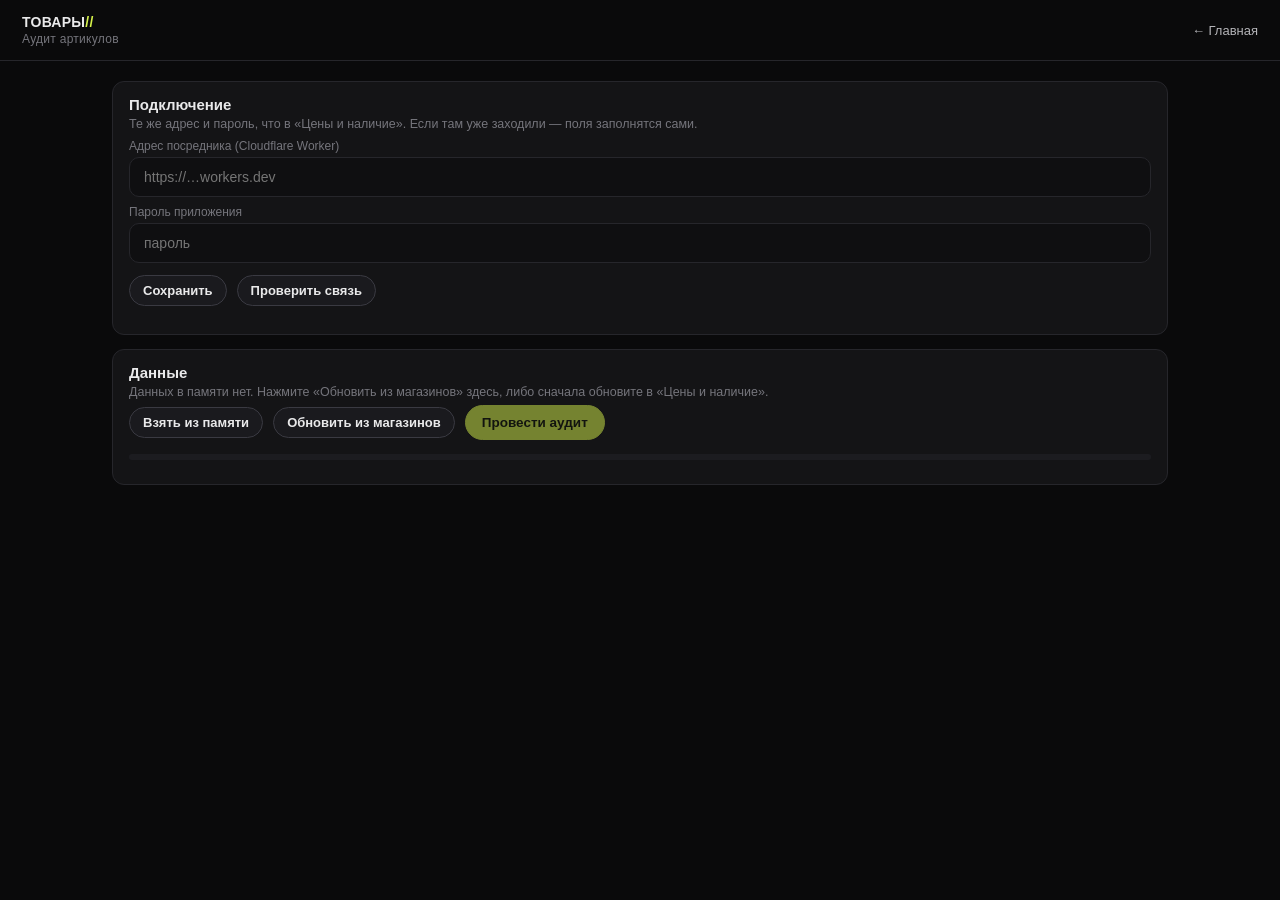
<file: apps/audit/index.html>
<!DOCTYPE html>
<html lang="ru">
<head>
<meta charset="UTF-8">
<meta name="viewport" content="width=device-width, initial-scale=1, viewport-fit=cover">
<meta name="theme-color" content="#0a0a0b">
<title>Аудит артикулов — Товары</title>
<link rel="icon" type="image/svg+xml" href="data:image/svg+xml,%3Csvg%20xmlns%3D%22http%3A%2F%2Fwww.w3.org%2F2000%2Fsvg%22%20viewBox%3D%220%200%2024%2024%22%3E%3Crect%20width%3D%2224%22%20height%3D%2224%22%20rx%3D%225.5%22%20fill%3D%22%230e0e10%22%2F%3E%3Cpath%20d%3D%22M12%203l7%204v5c0%204-3%207-7%208-4-1-7-4-7-8V7z%22%20fill%3D%22none%22%20stroke%3D%22%23d6f24a%22%20stroke-width%3D%221.8%22%20stroke-linejoin%3D%22round%22%2F%3E%3Cpath%20d%3D%22M9%2012l2%202%204-4%22%20fill%3D%22none%22%20stroke%3D%22%23d6f24a%22%20stroke-width%3D%221.8%22%20stroke-linecap%3D%22round%22%20stroke-linejoin%3D%22round%22%2F%3E%3C%2Fsvg%3E">
<style>
  :root {
    --bg:#0a0a0b; --panel:#141416; --panel2:#101013; --border:#26262b; --border-h:#3a3a42;
    --text:#e9e9ea; --dim:#b4b4b8; --faint:#75757c; --accent:#d6f24a; --green:#34d399; --red:#f87171; --amber:#fbbf24;
    --font: -apple-system, BlinkMacSystemFont, "Segoe UI", Roboto, sans-serif;
  }
  * { box-sizing: border-box; }
  body { margin:0; background:var(--bg); color:var(--text); font-family:var(--font); font-size:14px; }
  .topbar { display:flex; align-items:center; justify-content:space-between;
            padding:14px 22px; border-bottom:1px solid var(--border); }
  .brand { font-weight:800; letter-spacing:.02em; }
  .brand span { color:var(--accent); }
  .brand small { display:block; font-weight:500; color:var(--faint); font-size:12px; margin-top:2px; }
  .home { color:var(--dim); text-decoration:none; font-size:13px; }
  .wrap { max-width:1100px; margin:0 auto; padding:20px 22px 60px; }

  .btn { display:inline-flex; align-items:center; gap:7px; padding:9px 16px; border-radius:999px;
         border:1px solid var(--border-h); background:#1a1a1e; color:var(--text);
         font-family:var(--font); font-size:13.5px; font-weight:600; cursor:pointer; }
  .btn:hover { border-color:var(--accent); }
  .btn--go { background:var(--accent); color:#12140a; border-color:var(--accent); }
  .btn--sm { padding:7px 13px; font-size:13px; }
  .btn:disabled { opacity:.5; cursor:not-allowed; }
  .btnrow { display:flex; gap:10px; flex-wrap:wrap; align-items:center; margin:6px 0 14px; }

  input[type=text], input[type=password] { width:100%; padding:11px 14px; border-radius:10px; border:1px solid var(--border);
         background:#0f0f11; color:var(--text); font-family:var(--font); font-size:14px; }
  input:focus { outline:none; border-color:var(--accent); }

  .note { padding:12px 16px; border-radius:10px; font-size:13px; line-height:1.55; margin-bottom:14px; }
  .note--warn { background:rgba(214,242,74,.06); border:1px solid rgba(214,242,74,.22); color:var(--dim); }
  .note--err  { background:rgba(248,113,113,.08); border:1px solid rgba(248,113,113,.28); color:#fca5a5; }
  .note--ok   { background:rgba(52,211,153,.08); border:1px solid rgba(52,211,153,.28); color:#6ee7b7; }

  .muted { color:var(--faint); font-size:12.5px; }
  .panel { border:1px solid var(--border); border-radius:12px; background:var(--panel); padding:14px 16px; margin-bottom:14px; }
  .panel h2 { margin:0 0 4px; font-size:15px; }
  .settings label { display:block; font-size:12px; color:var(--faint); margin:8px 0 4px; }

  .cards { display:flex; gap:10px; flex-wrap:wrap; margin:4px 0 6px; }
  .stat { border:1px solid var(--border); border-radius:10px; background:var(--panel2); padding:10px 14px; min-width:130px; }
  .stat b { display:block; font-size:20px; }
  .stat span { font-size:11.5px; color:var(--faint); }
  .stat--bad b { color:var(--red); }
  .stat--ok b { color:var(--green); }

  details.grp { border:1px solid var(--border); border-radius:10px; margin-top:10px; padding:0 14px; background:var(--panel2); }
  details.grp > summary { cursor:pointer; padding:12px 2px; font-size:13.5px; font-weight:600; list-style:none; user-select:none; }
  details.grp > summary::-webkit-details-marker { display:none; }
  details.grp > summary:before { content:'▸'; color:var(--faint); margin-right:8px; font-size:11px; }
  details.grp[open] > summary:before { content:'▾'; }
  details.grp[open] > summary { border-bottom:1px solid var(--border); margin-bottom:6px; }
  details.grp.grp--sub { background:#0c0c0f; margin:8px 0; }
  details.grp.grp--sub > summary { font-weight:600; color:var(--dim); font-size:13px; }
  details.grp.grp--sub[open] > summary { color:var(--text); }
  .tabs { display:flex; gap:8px; flex-wrap:wrap; margin:8px 0 10px; }
  .tab { padding:8px 15px; border-radius:999px; border:1px solid var(--border-h); background:#1a1a1e;
         color:var(--dim); font:600 13px var(--font); cursor:pointer; }
  .tab:hover { border-color:var(--accent); }
  .tab b { margin-left:6px; color:var(--red); }
  .tab.is-active { background:var(--accent); color:#12140a; border-color:var(--accent); }
  .tab.is-active b { color:#12140a; }
  .opanel[hidden] { display:none; }
  #orphan-search { margin-bottom:10px; }
  .pill { display:inline-block; font-size:11px; font-weight:700; border-radius:999px; padding:1px 9px; margin-left:8px; }
  .pill--bad { background:rgba(248,113,113,.16); color:#fca5a5; }
  .pill--amber { background:rgba(251,191,36,.16); color:#fcd34d; }
  .pill--ok { background:rgba(52,211,153,.16); color:#6ee7b7; }

  table { width:100%; border-collapse:collapse; font-size:12.5px; margin:6px 0 12px; }
  th, td { text-align:left; padding:6px 8px; border-bottom:1px solid var(--border); vertical-align:top; }
  th { color:var(--faint); font-weight:600; font-size:11px; text-transform:uppercase; letter-spacing:.05em; }
  td.art, .art { font-family:var(--font); }
  .bad { color:#fca5a5; }
  .exp { color:var(--green); }
  .empty { padding:22px; text-align:center; color:var(--faint); }
  .progress { height:6px; border-radius:999px; background:#1c1c20; overflow:hidden; margin:10px 0; }
  .progress > i { display:block; height:100%; width:0; background:var(--accent); transition:width .2s; }
  h3.sec { font-size:13px; text-transform:uppercase; letter-spacing:.06em; color:var(--accent); margin:22px 0 2px; }
  .subtle { font-size:12px; color:var(--faint); margin-bottom:6px; }
</style>
</head>
<body>
<header class="topbar">
  <div class="brand">ТОВАРЫ<span>//</span><small>Аудит артикулов</small></div>
  <a class="home" href="../../index.html">← Главная</a>
</header>

<main class="wrap">

  <div class="panel settings" id="settings">
    <h2>Подключение</h2>
    <div class="muted">Те же адрес и пароль, что в «Цены и наличие». Если там уже заходили — поля заполнятся сами.</div>
    <label for="cfg-url">Адрес посредника (Cloudflare Worker)</label>
    <input type="text" id="cfg-url" placeholder="https://…workers.dev">
    <label for="cfg-pass">Пароль приложения</label>
    <input type="password" id="cfg-pass" placeholder="пароль">
    <div class="btnrow" style="margin-top:12px">
      <button class="btn btn--sm" id="save-cfg">Сохранить</button>
      <button class="btn btn--sm" id="ping">Проверить связь</button>
      <span class="muted" id="ping-res"></span>
    </div>
  </div>

  <div class="panel">
    <h2>Данные</h2>
    <div class="muted" id="data-info">Загружаю данные из памяти…</div>
    <div class="btnrow">
      <button class="btn btn--sm" id="reload-cache">Взять из памяти</button>
      <button class="btn btn--sm" id="reload-api">Обновить из магазинов</button>
      <button class="btn btn--go" id="run" disabled>Провести аудит</button>
    </div>
    <div class="progress hidden" id="prog"><i></i></div>
    <div id="load-msg"></div>
  </div>

  <div id="out"></div>

</main>

<script>
/* ===================================================================== */
/*  Конфиг и справочник магазинов — единый с остальными приложениями      */
/* ===================================================================== */
const CFG_KEY = 'tovary:prices:cfg';
const loadJSON = (k, d) => { try { return JSON.parse(localStorage.getItem(k)) ?? d; } catch { return d; } };
const saveJSON = (k, v) => { try { localStorage.setItem(k, JSON.stringify(v)); } catch {} };
let cfg = loadJSON(CFG_KEY, { url:'', pass:'' });

const STORES = {
  blackstreet: { title:'Black Street', suffix:'',     kind:'prom' },
  bonna:       { title:'Bonna-shop',   suffix:' (B)', kind:'prom' },
  core22:      { title:'Core22',       suffix:' (С)', kind:'prom' },   // кириллическая С
  blink:       { title:'Blink',        suffix:'',     kind:'horoshop' },
};
const STORE_KEYS = Object.keys(STORES);
const MAIN = 'blackstreet';

const DB_NAME = 'tovary-prices', DB_STORE = 'stores';
const CHUNK = 2000;
let dbPromise = null, byStore = {}, cacheAge = null;

const $ = (id) => document.getElementById(id);
const sleep = (ms) => new Promise(r => setTimeout(r, ms));
function escapeHtml(s){ return String(s==null?'':s).replace(/[&<>"]/g, c => ({'&':'&amp;','<':'&lt;','>':'&gt;','"':'&quot;'}[c])); }
function decodeMsg(s){ try { return String(s).replace(/\\u([0-9a-fA-F]{4})/g,(m,h)=>String.fromCharCode(parseInt(h,16))); } catch(e){ return String(s); } }

/* ===================================================================== */
/*  Связь с посредником                                                   */
/* ===================================================================== */
async function api(route, payload){
  if (!cfg.url) throw new Error('Не задан адрес посредника — заполните поля вверху.');
  const res = await fetch(cfg.url.replace(/\/+$/,'') + route, {
    method:'POST',
    headers:{ 'Content-Type':'application/json', 'X-App-Password':cfg.pass },
    body: JSON.stringify(payload||{}),
  });
  const data = await res.json().catch(()=>({}));
  if (!res.ok){
    const d = data.detail ? '\n'+JSON.stringify(data.detail) : '';
    throw new Error(decodeMsg((data.error||('Ошибка '+res.status))+d));
  }
  return data;
}

/* ===================================================================== */
/*  Кэш на устройстве (тот же, что заполняет «Цены и наличие»)            */
/* ===================================================================== */
function db(){
  if (!dbPromise) dbPromise = new Promise((resolve,reject)=>{
    const req = indexedDB.open(DB_NAME,1);
    req.onupgradeneeded = ()=>{ const d=req.result; if(!d.objectStoreNames.contains(DB_STORE)) d.createObjectStore(DB_STORE); };
    req.onsuccess = ()=>resolve(req.result);
    req.onerror = ()=>reject(req.error);
  });
  return dbPromise;
}
function cacheGet(key){
  return db().then(d=>new Promise((resolve,reject)=>{
    const r = d.transaction(DB_STORE,'readonly').objectStore(DB_STORE).get(key);
    r.onsuccess = ()=>resolve(r.result); r.onerror = ()=>reject(r.error);
  }));
}
function cachePut(key,value){
  return db().then(d=>new Promise((resolve,reject)=>{
    const tx = d.transaction(DB_STORE,'readwrite');
    tx.objectStore(DB_STORE).put(value,key);
    tx.oncomplete = resolve; tx.onerror = ()=>reject(tx.error); tx.onabort = ()=>reject(tx.error);
  }));
}
function cacheDel(key){
  return db().then(d=>new Promise((resolve)=>{
    const tx = d.transaction(DB_STORE,'readwrite');
    tx.objectStore(DB_STORE).delete(key);
    tx.oncomplete = resolve; tx.onerror = resolve; tx.onabort = resolve;
  }));
}

/* только нужные поля — тот же формат, что у «Цены и наличие» */
const KEEP = ['id','external_id','name','sku','article','price','old_price',
              'presence','status','discount','variation_group_id','quantity_in_stock'];
function slim(p){
  const o = {};
  for (const k of KEEP) if (p[k] !== undefined) o[k] = p[k];
  if (p.name_multilang && typeof p.name_multilang === 'object')
    o.name_multilang = { ru:p.name_multilang.ru||'', uk:p.name_multilang.uk||p.name_multilang.ua||'' };
  if (p.mod_name && typeof p.mod_name === 'object' && (p.mod_name.ru||p.mod_name.uk))
    o.mod_name = { ru:p.mod_name.ru||'', uk:p.mod_name.uk||'' };
  return o;
}

async function loadFromCache(){
  byStore = {}; let any=false, oldest=null;
  for (const key of STORE_KEYS){
    let products = [];
    try {
      const head = await cacheGet(key);
      if (head && head.savedAt && (!oldest || head.savedAt < oldest)) oldest = head.savedAt;
      let miss = 0;
      for (let i=0; i<400 && miss<3; i++){
        const part = await cacheGet(key+':'+i);
        if (part && Array.isArray(part.products) && part.products.length){ products = products.concat(part.products); miss=0; }
        else miss++;
      }
    } catch(e){}
    if (products.length){ byStore[key] = products; any = true; }
  }
  cacheAge = oldest;
  return any;
}

/* Полная загрузка из магазинов (как в «Цены и наличие») — пишет в тот же кэш */
async function loadStore(store, onProgress){
  const out=[], seen=new Set();
  let lastId=null, guard=0, savedUpTo=0;
  const savedAt = Date.now();
  async function flush(){
    const to = out.length;
    if (to <= savedUpTo) return;
    for (let i=Math.floor(savedUpTo/CHUNK); i*CHUNK<to; i++){
      const slice = out.slice(i*CHUNK,(i+1)*CHUNK);
      if (slice.length) await cachePut(store+':'+i, { products: slice.map(slim), savedAt: savedAt });
    }
    await cachePut(store, { parts: Math.ceil(to/CHUNK), savedAt: savedAt, total: to });
    savedUpTo = to;
  }
  while (guard++ < 3000){
    let data=null, tries=0;
    while (tries++ < 4){
      const lim = (store==='blink') ? 500 : 100;
      try { data = await api('/list', { store:store, limit:lim, last_id:lastId, offset:out.length }); break; }
      catch(e){
        const m = String(e.message||'');
        if (m.indexOf('429')!==-1 || m.indexOf('limit has been exceeded')!==-1){
          try { await flush(); } catch(x){}
          const sec = (m.match(/Retry after (\d+)/)||[])[1];
          const err = new Error('лимит обращений исчерпан'+(sec?', повторить через '+Math.ceil(Number(sec)/60)+' мин':''));
          err.partial = out; err.rateLimited = true; throw err;
        }
        if (tries>=4){ try { await flush(); } catch(x){} const err=new Error(e.message); err.partial=out; throw err; }
        onProgress(out.length, 'нет ответа, жду '+(tries*5)+' сек…');
        await sleep(tries*5000);
      }
    }
    const batch = (data && data.products) || [];
    if (!batch.length){
      if (data && data.horoshop_answer && !out.length){
        const err = new Error('Хорошоп ответил: '+JSON.stringify(data.horoshop_answer).slice(0,300));
        err.partial = out; throw err;
      }
      break;
    }
    let added=0;
    for (const p of batch){ if (seen.has(p.id)) continue; seen.add(p.id); out.push(p); added++; }
    const next = batch[batch.length-1].id;
    if (next===lastId) break;
    lastId = next;
    onProgress(out.length,'');
    if (out.length - savedUpTo >= CHUNK){ try { await flush(); } catch(e){} }
    if (added===0 && batch.length < ((store==='blink')?500:100)) break;
    await sleep(30);
  }
  await flush();
  return out;
}

async function loadAllFromApi(){
  const counts={}, notes={}, problems=[];
  $('prog').classList.remove('hidden');
  function paint(){
    $('load-msg').innerHTML = '<div class="note note--warn">Загружаю все магазины…<br>' +
      STORE_KEYS.map(k => STORES[k].title+': <b>'+(counts[k]||0)+'</b>'+(notes[k]?' — '+escapeHtml(notes[k]):'')).join('<br>')+'</div>';
    const total = STORE_KEYS.reduce((n,k)=>n+(counts[k]||0),0);
    $('prog').firstElementChild.style.width = Math.min(97, 2 + total/700) + '%';
  }
  await Promise.all(STORE_KEYS.map(async function(key){
    let list=null;
    try { list = await loadStore(key, (n,note)=>{ counts[key]=n; notes[key]=note; paint(); }); }
    catch(e){ list = e.partial||null; problems.push(STORES[key].title+': '+e.message); }
    if (list && list.length){
      byStore[key] = list;
      const parts = Math.ceil(list.length/CHUNK);
      for (let i=parts; i<parts+12; i++){ try { await cacheDel(key+':'+i); } catch(e){} }
    }
  }));
  $('prog').firstElementChild.style.width='100%';
  cacheAge = Date.now();
  setTimeout(()=>$('prog').classList.add('hidden'), 500);
  if (problems.length) $('load-msg').innerHTML = '<div class="note note--err">'+problems.map(escapeHtml).join('<br>')+'</div>';
  else $('load-msg').innerHTML = '';
}

/* ===================================================================== */
/*  Артикулы: приведение к базе                                           */
/* ===================================================================== */
// единый вид для сравнения: верхний регистр, один пробел
function normArt(a){ return String(a==null?'':a).toUpperCase().replace(/\s+/g,' ').trim(); }

// база артикула = без магазинной приставки в конце.
// Приставки в данных встречаются в разных видах, поэтому снимаем ЛЮБУЮ
// концевую скобку, начинающуюся с буквы магазина:
//   Bonna  → (B) (В) (Bon) (Bonna) …   (лат. B или кир. В)
//   Core22 → (C) (С) (Cor) (Core) (C22) …   (лат. C или кир. С)
// Снимаем повторно — на случай двойных приставок «… (B) (Bon)».
const BONNA_SUF = /\s*\((?:b|в)[a-zа-яё0-9]*\)\s*$/i;   // латинская b / кириллическая в
const CORE_SUF  = /\s*\((?:c|с)[a-zа-яё0-9]*\)\s*$/i;   // латинская c / кириллическая с
function baseSku(sku, store){
  let s = (sku||'').trim();
  if (store==='bonna'){ while (BONNA_SUF.test(s)) s = s.replace(BONNA_SUF,'').trim(); }
  else if (store==='core22'){ while (CORE_SUF.test(s)) s = s.replace(CORE_SUF,'').trim(); }
  else { const suf=(STORES[store].suffix||'').trim(); if (suf && s.endsWith(suf)) s = s.slice(0,-suf.length).trim(); }
  return s;
}

// нормализованное название: с конца убираем магазинный суффикс (B)/(С)
// и размер (S/M/L/XL/число), чтобы разновидности сводились к базовому имени.
// Работает для Prom-магазинов (у Black Street, Bonna, Core22 имя одинаковое).
const SIZE_RE = /^(?:xs|s|m|l|xl|xxl|xxxl|[2-5]xl|[0-9]{1,3}(?:[.,][05])?)$/i;
const SUF_RE  = /^\((?:b|в|bon|bonna|c|с|cor|core|c22|core22)\)$/i;
function normName(name){
  let parts = String(name||'').trim().split(/\s+/);
  while (parts.length > 1){
    const last = parts[parts.length - 1];
    if (SUF_RE.test(last) || SIZE_RE.test(last)) parts.pop();
    else break;
  }
  return parts.join(' ').toLowerCase().replace(/\s+/g,' ');
}

// ключ семейства (главный товар + разновидности) внутри одного магазина
function familyKey(p, store){
  if (p.variation_group_id != null && p.variation_group_id !== '') return 'v:'+p.variation_group_id;
  const s = normArt(baseSku(p.sku, store));
  return s ? ('s:'+s) : ('p:'+p.id);
}
// короткое (обычно — родовое) название семейства
function familyName(arr){
  let best='';
  for (const p of arr){ const n=(p.name||'').trim(); if (n && (!best || n.length<best.length)) best=n; }
  return best || '(без названия)';
}

/* ===================================================================== */
/*  АУДИТ                                                                  */
/* ===================================================================== */
function runAudit(){
  const black = byStore[MAIN] || [];
  // эталон: множество базовых артикулов Black Street + карта id→база
  const R = new Map();            // база → {name, sku}
  const blackById = new Map();    // id → база
  const blackByName = new Map();  // нормализованное имя → набор базовых артикулов Black Street
  for (const p of black){
    const b = normArt(baseSku(p.sku, MAIN));
    if (b && !R.has(b)) R.set(b, { name:p.name||'', sku:p.sku||'' });
    blackById.set(String(p.id), b);
    const nn = normName(p.name);
    if (nn && b){ if (!blackByName.has(nn)) blackByName.set(nn, new Set()); blackByName.get(nn).add(b); }
  }

  /* ---- Отчёт 1: внутри магазина главный ≠ разновидности ---- */
  const report1 = {};
  for (const store of STORE_KEYS){
    const items = byStore[store] || [];
    const fam = new Map();
    for (const p of items){ const k=familyKey(p,store); (fam.get(k) || fam.set(k,[]).get(k)).push(p); }
    const rows = [];
    for (const arr of fam.values()){
      if (arr.length < 2) continue;   // нет разновидностей — сравнивать нечего
      if (store === 'blink'){
        // разновидности должны начинаться с родительского артикула (sku)
        const parent = normArt(arr[0].sku || '');
        if (!parent) continue;
        const bad = arr.filter(p => { const a=normArt(p.article || p.id || ''); return a && a.indexOf(parent)!==0; });
        if (bad.length){
          rows.push({ name:familyName(arr), ref:arr[0].sku||'', total:arr.length,
            bad: bad.map(p=>({ art:p.article||p.id||'(пусто)', name:p.name||'', id:p.id })) });
        }
      } else {
        // на Prom база должна совпадать у всех позиций семейства
        const groups = new Map();
        for (const p of arr){ const b=normArt(baseSku(p.sku,store))||'(ПУСТО)'; (groups.get(b) || groups.set(b,[]).get(b)).push(p); }
        if (groups.size > 1){
          let ref=null, refN=-1;
          for (const [b,ps] of groups){ if (ps.length>refN){ refN=ps.length; ref=b; } }
          const bad=[];
          for (const [b,ps] of groups){ if (b!==ref){ for (const p of ps) bad.push({ art:p.sku||'(пусто)', name:p.name||'', id:p.id }); } }
          rows.push({ name:familyName(arr), ref:ref, total:arr.length, bad:bad });
        }
      }
    }
    rows.sort((a,b)=>a.name.localeCompare(b.name));
    report1[store] = rows;
  }

  /* ---- Отчёт 2: сверка с Black Street ---- */
  const report2 = {};
  for (const store of STORE_KEYS){
    if (store === MAIN) continue;
    const items = byStore[store] || [];
    // По названию сверяем только Bonna и Core22 — у них имя совпадает с Black Street.
    // У Blink название другое, поэтому имя там не используем (только артикул).
    const useName = (store !== 'blink');
    const storeBase = new Map();   // база → {name, sku, id}
    const storeByName = new Map(); // нормализованное имя → набор базовых артикулов магазина
    for (const p of items){
      const b = (store==='blink') ? normArt(p.sku||'') : normArt(baseSku(p.sku,store));
      if (b && !storeBase.has(b)) storeBase.set(b, { name:p.name||'', sku:p.sku||'', id:p.id });
      if (useName){
        const nn = normName(p.name);
        if (nn && b){ if (!storeByName.has(nn)) storeByName.set(nn, new Set()); storeByName.get(nn).add(b); }
      }
    }
    const orphan=[];   // есть на магазине, нет на Black Street
    for (const [b,info] of storeBase){
      if (R.has(b)) continue;
      // подсказка по названию: тот же товар может быть на Black Street под другим артикулом
      let nameHit = '';
      if (useName){ const hit = blackByName.get(normName(info.name)); if (hit && hit.size) nameHit = [...hit].join(', '); }
      orphan.push({ base:b, sku:info.sku, name:info.name, id:info.id, nameHit:nameHit });
    }
    const missing=[];  // есть на Black Street, нет на магазине
    for (const [b,info] of R){
      if (storeBase.has(b)) continue;
      // подсказка по названию: товар, возможно, есть на магазине под другим артикулом
      let storeHit = '';
      if (useName){ const hit = storeByName.get(normName(info.name)); if (hit && hit.size) storeHit = [...hit].join(', '); }
      missing.push({ base:b, name:info.name, storeHit:storeHit });
    }
    orphan.sort((a,b)=>a.base.localeCompare(b.base));
    missing.sort((a,b)=>a.base.localeCompare(b.base));
    report2[store] = { orphan, missing, storeCount:storeBase.size, useName:useName };
  }

  return { report1, report2, refCount:R.size };
}

/* ===================================================================== */
/*  Отрисовка                                                             */
/* ===================================================================== */
const CAP = 300; // строк на экране; в CSV попадает всё
let lastResult = null;

function tableFromRows(head, rows, render){
  if (!rows.length) return '<div class="empty">Ничего не найдено ✓</div>';
  let html = '<table><tr>'+head.map(h=>'<th>'+h+'</th>').join('')+'</tr>';
  html += rows.slice(0,CAP).map(render).join('');
  html += '</table>';
  if (rows.length>CAP) html += '<div class="muted">Показаны первые '+CAP+' из '+rows.length+'. Полный список — в CSV.</div>';
  return html;
}

// таблица «нет на Black Street» для одного магазина (строки помечены data-f для поиска)
const CAP_ORPHAN = 4000;
function orphanTable(store, d){
  if (!d.orphan.length) return '<div class="empty">Все артикулы есть на Black Street ✓</div>';
  const useName = d.useName;
  const head = useName ? ['Артикул на магазине','База (для сверки)','Товар','Есть на Black Street как']
                       : ['Артикул на магазине','База (для сверки)','Товар'];
  let t = '<table><tr>'+head.map(x=>'<th>'+x+'</th>').join('')+'</tr>';
  d.orphan.slice(0, CAP_ORPHAN).forEach(row=>{
    const f = (row.sku+' '+row.base+' '+row.name+' '+(row.nameHit||'')).toLowerCase();
    const hit = useName ? '<td class="exp">'+(row.nameHit?escapeHtml(row.nameHit):'<span class="muted">— нет</span>')+'</td>' : '';
    t += '<tr data-f="'+escapeHtml(f)+'"><td class="art">'+escapeHtml(row.sku)+'</td><td class="art">'+escapeHtml(row.base)+
         '</td><td>'+escapeHtml(row.name)+'</td>'+hit+'</tr>';
  });
  t += '</table>';
  if (d.orphan.length>CAP_ORPHAN) t += '<div class="muted">Показаны первые '+CAP_ORPHAN+' из '+d.orphan.length+'. Полный список — в CSV.</div>';
  return t;
}

function render(res){
  lastResult = res;
  const r1 = res.report1, r2 = res.report2;
  let issues1 = 0, issues2 = 0;
  for (const s of STORE_KEYS) issues1 += (r1[s]||[]).length;
  for (const s of STORE_KEYS){ if (s===MAIN) continue; issues2 += (r2[s].orphan||[]).length; }

  let h = '';

  // сводка
  h += '<div class="panel"><h2>Итог</h2><div class="cards">';
  for (const s of STORE_KEYS) h += '<div class="stat"><b>'+((byStore[s]||[]).length)+'</b><span>'+STORES[s].title+', позиций</span></div>';
  h += '<div class="stat'+(issues1?' stat--bad':' stat--ok')+'"><b>'+issues1+'</b><span>семейств с разными артикулами</span></div>';
  h += '<div class="stat'+(issues2?' stat--bad':' stat--ok')+'"><b>'+issues2+'</b><span>артикулов не с Black Street</span></div>';
  h += '</div>';
  h += '<div class="btnrow"><button class="btn btn--sm" id="csv1">Скачать отчёт 1 (CSV)</button>'+
       '<button class="btn btn--sm" id="csv2">Скачать отчёт 2 (CSV)</button></div>';
  if (cacheAge) h += '<div class="muted">Данные обновлены: '+new Date(cacheAge).toLocaleString('ru-RU')+'</div>';
  h += '</div>';

  // ОТЧЁТ 1
  h += '<h3 class="sec">Отчёт 1 · разные артикулы на главном товаре и разновидностях</h3>';
  h += '<div class="subtle">Prom (Black Street, Bonna, Core22): база артикула должна совпадать у всех позиций одного товара. '+
       'Blink: артикул разновидности должен начинаться с родительского артикула. Нажмите магазин, чтобы раскрыть список.</div>';
  for (const s of STORE_KEYS){
    const rows = r1[s]||[];
    const pill = rows.length ? '<span class="pill pill--bad">'+rows.length+'</span>' : '<span class="pill pill--ok">0</span>';
    h += '<details class="grp"><summary>'+STORES[s].title+pill+' <span class="muted">— семейств с расхождением</span></summary>';
    h += tableFromRows(['Товар','Эталонный артикул','Проблемные артикулы (позиций)'], rows, row=>{
      const bad = row.bad.map(b=>'<span class="bad art">'+escapeHtml(b.art)+'</span>').join(', ');
      return '<tr><td>'+escapeHtml(row.name)+'</td><td class="art">'+escapeHtml(row.ref)+'</td><td>'+bad+' <span class="muted">('+row.bad.length+' из '+row.total+')</span></td></tr>';
    });
    h += '</details>';
  }

  // ОТЧЁТ 2 — артикулы, которых нет на Black Street (по магазинам, вкладками)
  const nonMain = STORE_KEYS.filter(s => s !== MAIN);
  h += '<h3 class="sec">Отчёт 2 · артикулы, которых нет на Black Street</h3>';
  h += '<div class="subtle">Выберите магазин. Приставки (B)/(В)/(Bon) у Bonna и (C)/(С)/(Cor) у Core22 при сверке отбрасываются, на Blink учитываются хвосты разновидностей. '+
       'Колонка «Есть на Black Street как» (Bonna/Core22) — если там артикул, значит товар на BS есть, просто перепутан артикул. Эталон — '+res.refCount+' артикулов Black Street.</div>';

  h += '<div class="tabs" id="orphan-tabs">';
  nonMain.forEach((s,i)=>{
    h += '<button type="button" class="tab'+(i===0?' is-active':'')+'" data-store="'+s+'">'+
         STORES[s].title+' <b>'+r2[s].orphan.length+'</b></button>';
  });
  h += '</div>';
  h += '<input type="text" id="orphan-search" placeholder="Поиск: артикул или название…">';
  h += '<div id="orphan-panels">';
  nonMain.forEach((s,i)=>{
    h += '<div class="opanel" data-store="'+s+'"'+(i===0?'':' hidden')+'>'+ orphanTable(s, r2[s]) +'</div>';
  });
  h += '</div>';

  // Обратная проверка (второстепенное): есть на Black Street, но нет на магазине
  h += '<details class="grp grp--sub" style="margin-top:16px"><summary>Обратная проверка · есть на Black Street, но нет на магазине</summary>';
  for (const s of nonMain){
    const d = r2[s];
    h += '<details class="grp grp--sub"><summary>'+STORES[s].title+' <span class="pill pill--amber">'+d.missing.length+'</span></summary>';
    if (d.useName) h += '<div class="subtle">Колонка «На '+STORES[s].title+' по названию»: товар, возможно, есть под другим артикулом.</div>';
    h += tableFromRows(d.useName ? ['База артикула','Товар (Black Street)','На '+STORES[s].title+' по названию']
                                 : ['База артикула','Товар (Black Street)'], d.missing, row=>{
      const hit = d.useName ? '<td class="exp">'+(row.storeHit?escapeHtml(row.storeHit):'<span class="muted">—</span>')+'</td>' : '';
      return '<tr><td class="art">'+escapeHtml(row.base)+'</td><td>'+escapeHtml(row.name)+'</td>'+hit+'</tr>';
    });
    h += '</details>';
  }
  h += '</details>';

  $('out').innerHTML = h;
  $('csv1').addEventListener('click', ()=>downloadCsv1(res));
  $('csv2').addEventListener('click', ()=>downloadCsv2(res));

  // вкладки магазинов + живой поиск в списке «нет на Black Street»
  const tabs = $('orphan-tabs'), search = $('orphan-search');
  const activeStore = () => { const b = tabs && tabs.querySelector('.tab.is-active'); return b ? b.getAttribute('data-store') : null; };
  function applyOrphanFilter(){
    const q = (search && search.value || '').trim().toLowerCase();
    const panel = document.querySelector('.opanel[data-store="'+activeStore()+'"]');
    if (!panel) return;
    let shown = 0;
    panel.querySelectorAll('tr[data-f]').forEach(tr=>{
      const ok = !q || tr.getAttribute('data-f').indexOf(q) !== -1;
      tr.style.display = ok ? '' : 'none'; if (ok) shown++;
    });
    let info = panel.querySelector('.search-info');
    if (!info){ info = document.createElement('div'); info.className='muted search-info'; panel.appendChild(info); }
    info.textContent = q ? ('Найдено: '+shown) : '';
  }
  if (tabs) tabs.addEventListener('click', e=>{
    const b = e.target.closest('.tab'); if (!b) return;
    tabs.querySelectorAll('.tab').forEach(x=>x.classList.remove('is-active'));
    b.classList.add('is-active');
    const s = b.getAttribute('data-store');
    document.querySelectorAll('#orphan-panels .opanel').forEach(p=>{ p.hidden = (p.getAttribute('data-store') !== s); });
    applyOrphanFilter();
  });
  if (search) search.addEventListener('input', applyOrphanFilter);
}

/* ===================================================================== */
/*  Выгрузка CSV (открывается в Excel, разделитель «;», BOM для кириллицы) */
/* ===================================================================== */
function csvCell(v){ const s=String(v==null?'':v); return /[";\n]/.test(s) ? '"'+s.replace(/"/g,'""')+'"' : s; }
function csvRow(arr){ return arr.map(csvCell).join(';'); }
function downloadCsv(name, lines){
  const blob = new Blob(['﻿'+lines.join('\r\n')], { type:'text/csv;charset=utf-8;' });
  const a = document.createElement('a');
  a.href = URL.createObjectURL(blob); a.download = name;
  document.body.appendChild(a); a.click();
  setTimeout(()=>{ URL.revokeObjectURL(a.href); a.remove(); }, 500);
}
function downloadCsv1(res){
  const lines = [csvRow(['Магазин','Товар','Эталонный артикул','Проблемный артикул','ID позиции'])];
  for (const s of STORE_KEYS){
    for (const row of (res.report1[s]||[])){
      for (const b of row.bad) lines.push(csvRow([STORES[s].title, row.name, row.ref, b.art, b.id]));
    }
  }
  downloadCsv('audit_otchet1_raznye_artikuly.csv', lines);
}
function downloadCsv2(res){
  const lines = [csvRow(['Магазин','Тип','База артикула','Артикул на магазине','Ожидался','Товар','ID/связь','Совпадение по названию'])];
  for (const s of STORE_KEYS){
    if (s===MAIN) continue;
    const d = res.report2[s];
    for (const o of d.orphan)   lines.push(csvRow([STORES[s].title, o.nameHit?'нет на Black Street (по названию — перепутан артикул)':'нет на Black Street', o.base, o.sku, o.nameHit||'', o.name, o.id, o.nameHit||'']));
    for (const m of d.missing)  lines.push(csvRow([STORES[s].title, m.storeHit?'отсутствует (по названию — есть под другим артикулом)':'отсутствует на магазине', m.base, m.storeHit||'', '', m.name, '', m.storeHit||'']));
  }
  downloadCsv('audit_otchet2_sverka_black_street.csv', lines);
}

/* ===================================================================== */
/*  Экран / кнопки                                                        */
/* ===================================================================== */
function showDataInfo(any){
  if (any){
    const parts = STORE_KEYS.map(k=>STORES[k].title+': '+((byStore[k]||[]).length));
    const age = cacheAge ? ' · обновлено '+new Date(cacheAge).toLocaleString('ru-RU') : '';
    $('data-info').innerHTML = 'В памяти: '+parts.join(' · ')+age;
    $('run').disabled = false;
  } else {
    $('data-info').innerHTML = 'Данных в памяти нет. Нажмите «Обновить из магазинов» здесь, либо сначала обновите в «Цены и наличие».';
    $('run').disabled = true;
  }
}

async function init(){
  $('cfg-url').value = cfg.url || '';
  $('cfg-pass').value = cfg.pass || '';
  const any = await loadFromCache();
  showDataInfo(any);
}

$('save-cfg').addEventListener('click', ()=>{
  cfg = { url:$('cfg-url').value.trim(), pass:$('cfg-pass').value };
  saveJSON(CFG_KEY, cfg);
  $('ping-res').textContent = 'сохранено';
});
$('ping').addEventListener('click', async ()=>{
  cfg = { url:$('cfg-url').value.trim(), pass:$('cfg-pass').value }; saveJSON(CFG_KEY, cfg);
  $('ping-res').textContent = 'проверяю…';
  try { const r = await api('/ping', {}); $('ping-res').textContent = r.ok ? 'связь есть ✓' : 'ответ без ok'; }
  catch(e){ $('ping-res').textContent = 'ошибка: '+e.message; }
});
$('reload-cache').addEventListener('click', async ()=>{
  $('load-msg').innerHTML = '';
  const any = await loadFromCache(); showDataInfo(any);
});
$('reload-api').addEventListener('click', async ()=>{
  cfg = { url:$('cfg-url').value.trim(), pass:$('cfg-pass').value }; saveJSON(CFG_KEY, cfg);
  $('reload-api').disabled = true; $('run').disabled = true;
  try { await loadAllFromApi(); } catch(e){ $('load-msg').innerHTML = '<div class="note note--err">'+escapeHtml(e.message)+'</div>'; }
  $('reload-api').disabled = false;
  showDataInfo(STORE_KEYS.some(k=>(byStore[k]||[]).length));
});
$('run').addEventListener('click', ()=>{
  $('out').innerHTML = '<div class="panel"><div class="muted">Считаю…</div></div>';
  setTimeout(()=>{ try { render(runAudit()); } catch(e){ $('out').innerHTML='<div class="note note--err">'+escapeHtml(e.message)+'</div>'; } }, 20);
});

init();
</script>
</body>
</html>
</file>
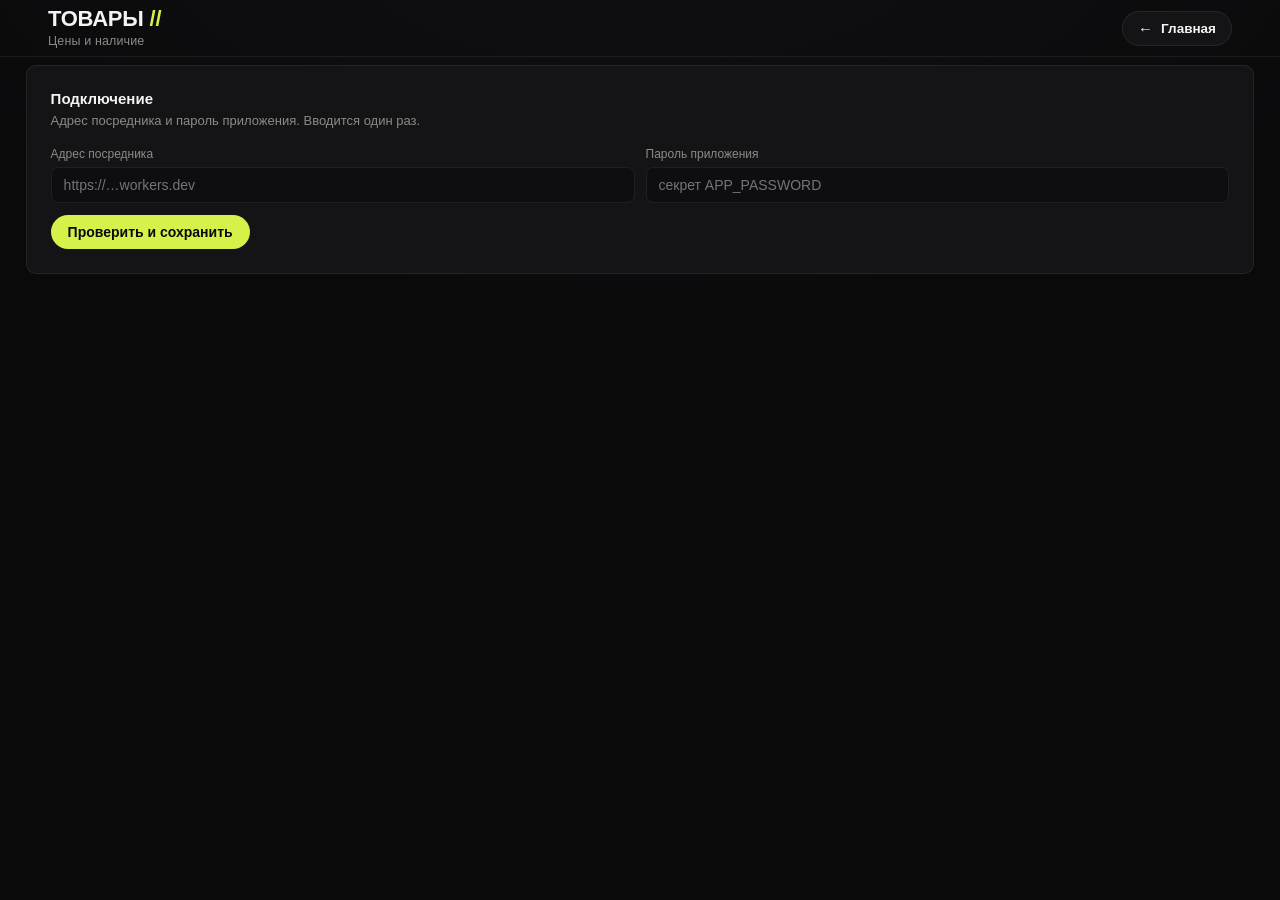
<file: apps/catalog/index.html>
<!DOCTYPE html>
<html lang="ru">
<head>
<meta charset="UTF-8">
<meta name="viewport" content="width=device-width, initial-scale=1, viewport-fit=cover">
<meta name="theme-color" content="#0a0a0b">
<title>Цены и наличие — Товары</title>

<link rel="icon" type="image/svg+xml" href="data:image/svg+xml,%3Csvg%20xmlns%3D%22http%3A%2F%2Fwww.w3.org%2F2000%2Fsvg%22%20viewBox%3D%220%200%2024%2024%22%3E%20%3Crect%20width%3D%2224%22%20height%3D%2224%22%20rx%3D%225.5%22%20fill%3D%22%230e0e10%22%2F%3E%20%3Cg%20transform%3D%22translate(1.3%200.6)%20scale(0.85)%22%3E%20%3Cpath%20d%3D%22M2.05%202.05h2l2.66%2012.42a2%202%200%200%200%202%201.58h9.78a2%202%200%200%200%201.95-1.57l1.65-7.43H5.12%22%20fill%3D%22none%22%20stroke%3D%22%23d6f24a%22%20stroke-width%3D%221.9%22%20stroke-linecap%3D%22round%22%20stroke-linejoin%3D%22round%22%2F%3E%20%3Ccircle%20cx%3D%228%22%20cy%3D%2221%22%20r%3D%221.8%22%20fill%3D%22%23d6f24a%22%2F%3E%20%3Ccircle%20cx%3D%2219%22%20cy%3D%2221%22%20r%3D%221.8%22%20fill%3D%22%23d6f24a%22%2F%3E%20%3C%2Fg%3E%20%3C%2Fsvg%3E">
<link rel="icon" href="../../favicon.ico" sizes="any">
<link rel="icon" type="image/png" href="../../favicon-32.png" sizes="32x32">
<link rel="apple-touch-icon" href="../../apple-touch-icon.png">
<link rel="stylesheet" href="../../assets/portal.css">

<style>
  /* на всю ширину экрана, а не узкая середина */
  .wrap { max-width: none; width: 100%; box-sizing: border-box;
          padding-left: clamp(14px, 2vw, 34px); padding-right: clamp(14px, 2vw, 34px); }

  /* заметки на карточке */
  .note-btn { flex: none; background: transparent; border: 1px solid var(--border);
              border-radius: 999px; color: var(--text-faint); cursor: pointer;
              font-size: 13px; line-height: 1; padding: 5px 8px; }
  .note-btn:hover { border-color: var(--border-hover); color: var(--text); }
  .note-btn.has { border-color: var(--accent); color: var(--accent); }
  .note-chip { display: inline-flex; align-items: center; gap: 4px; margin-left: 6px;
               padding: 1px 4px 1px 8px; border-radius: 999px;
               font-size: 11px; font-weight: 700; color: #0a0a0b; background: var(--accent);
               vertical-align: middle; }
  .note-x { display: inline-flex; align-items: center; justify-content: center;
            width: 15px; height: 15px; border-radius: 50%; cursor: pointer;
            background: rgba(0,0,0,.18); color: #0a0a0b; font-size: 10px; }
  .note-x:hover { background: rgba(0,0,0,.4); color: #fff; }

  /* аккуратные выпадающие списки */
  select { appearance: none; -webkit-appearance: none; cursor: pointer;
           padding-right: 30px; border-radius: 8px;
           background-image: url("data:image/svg+xml;utf8,<svg xmlns='http://www.w3.org/2000/svg' width='12' height='12' viewBox='0 0 24 24' fill='none' stroke='%23a8a8a2' stroke-width='2.5' stroke-linecap='round' stroke-linejoin='round'><polyline points='6 9 12 15 18 9'/></svg>");
           background-repeat: no-repeat; background-position: right 10px center; }
  select:hover { border-color: var(--border-hover); }
  select option { background: #141416; color: var(--text); }

  /* постраничная навигация */
  .pager { display: flex; gap: 10px; align-items: center; justify-content: center;
           flex-wrap: wrap; padding: 12px 8px 4px; }
  .pager__info { font-size: 12.5px; color: var(--text-faint); }
  .pager .btn--sm { padding: 6px 14px; }

  /* поднять интерфейс выше — меньше пустот сверху */
  header.topbar { padding-top: 8px; padding-bottom: 8px; }
  main.wrap { padding-top: 8px; }
  #work .toolbar { margin-bottom: 8px; }
  .opts-card { margin-bottom: 8px; }

  /* массовая заметка в панели правки */
  .w-note { width: 150px; }
  .mass .note-apply { color: #0a0a0b; background: var(--accent); }

  /* панель управления заметкой */
  .notebar { display: none; gap: 10px; flex-wrap: wrap; align-items: center;
             padding: 10px 14px; margin-bottom: 8px; border-radius: var(--radius-sm);
             background: rgba(214,242,74,.06); border: 1px solid rgba(214,242,74,.25); }
  .notebar.is-on { display: flex; }
  .notebar__t { font-size: 13.5px; font-weight: 700; color: var(--accent); white-space: nowrap; }
  .notebar select { width: auto; }

  .panel { background: var(--panel); border: 1px solid var(--border);
           border-radius: var(--radius); padding: clamp(16px, 3vw, 24px); margin-bottom: 14px; }
  .panel h2 { margin: 0 0 4px; font-size: 15px; font-weight: 700; }
  .panel .sub { margin: 0 0 16px; font-size: 13px; color: var(--text-dim); line-height: 1.5; }

  label.f { display: block; margin-bottom: 12px; }
  label.f > span { display: block; font-size: 12px; color: var(--text-dim); margin-bottom: 6px; }

  input[type=text], input[type=password], input[type=number], input[type=date], select, textarea {
    width: 100%; font-family: var(--font); font-size: 14px; color: var(--text);
    background: #0e0e10; border: 1px solid var(--border);
    border-radius: var(--radius-sm); padding: 9px 12px;
  }
  input:focus, select:focus { outline: none; border-color: var(--border-hover); }

  .btn { display: inline-flex; align-items: center; justify-content: center; gap: 7px;
         padding: 9px 17px; font-size: 14px; font-weight: 700; font-family: var(--font);
         color: #0a0a0b; background: var(--accent); border: none; border-radius: 999px;
         cursor: pointer; transition: opacity .15s, transform .1s; }
  .btn:hover { opacity: .9; }
  .btn:active { transform: translateY(1px); }
  .btn:disabled { opacity: .4; cursor: not-allowed; }
  .btn--ghost { color: var(--text); background: transparent; border: 1px solid var(--border); }
  .btn--sm { padding: 7px 13px; font-size: 13px; }

  .toolbar { display: flex; gap: 9px; flex-wrap: wrap; align-items: center; margin-bottom: 10px; }
  .toolbar select, .toolbar input[type=text] { width: auto; }

  /* поиск отдельной строкой по центру */
  .searchbar { display: flex; justify-content: center; margin-bottom: 12px; }
  .searchbar .search { width: 100%; max-width: 820px; font-size: 15px; padding: 11px 16px; text-align: center; }
  .muted { font-size: 12.5px; color: var(--text-faint); }

  /* Сворачиваемые настройки применения */
  .opts-card { margin-bottom: 12px; border-radius: var(--radius-sm); overflow: hidden;
               background: rgba(214,242,74,.05); border: 1px solid rgba(214,242,74,.18); }
  .opts-head { display: flex; align-items: center; gap: 12px; width: 100%;
               padding: 11px 16px; background: transparent; border: none; cursor: pointer;
               font-family: var(--font); color: var(--text); font-size: 13.5px; font-weight: 600; text-align: left; }
  .opts-head:hover { background: rgba(214,242,74,.06); }
  .opts-head__title { flex: none; }
  .opts-head__sum { flex: 1; min-width: 0; font-weight: 400; font-size: 12px; color: var(--text-faint);
                    white-space: nowrap; overflow: hidden; text-overflow: ellipsis; }
  .opts-head__chev { flex: none; color: var(--text-faint); font-size: 11px; transition: transform .2s; }
  .opts-card.is-open .opts-head__chev { transform: rotate(180deg); }
  .opts-body { display: none; padding: 2px 16px 12px; }
  .opts-card.is-open .opts-body { display: block; }
  .opts-row { display: flex; gap: 10px 18px; flex-wrap: wrap; align-items: center; padding: 9px 0; }
  .opts-row + .opts-row { border-top: 1px solid rgba(214,242,74,.1); }
  .opts-lbl { flex: none; min-width: 92px; font-size: 11px; letter-spacing: .06em;
              text-transform: uppercase; color: var(--text-faint); }
  .chk { display: inline-flex; align-items: center; gap: 8px; font-size: 13.5px; cursor: pointer; white-space: nowrap; }
  .chk input { width: 16px; height: 16px; accent-color: var(--accent); }
  .step { display: inline-flex; align-items: center; gap: 6px; font-size: 12.5px; color: var(--text-dim); }
  .step input { width: 72px; text-align: center; padding: 6px 8px; }
  .step input[type=date] { width: 150px; text-align: left; }

  /* Массовая правка */
  .mass { display: none; gap: 10px; flex-wrap: wrap; align-items: flex-end;
          padding: 14px 16px; margin-bottom: 12px; border-radius: var(--radius-sm);
          background: #141416; border: 1px solid var(--border-hover); }
  .mass.is-on { display: flex; }
  .mass__n { font-size: 14px; font-weight: 700; color: var(--accent); white-space: nowrap; align-self: center; }
  .mass label { margin: 0; }
  .mass label > span { font-size: 11.5px; }
  .mass .w-price { width: 110px; }
  .mass .w-disc  { width: 90px; }
  .mass .w-type  { width: 62px; }
  .mass .w-date  { width: 140px; }
  .mass .w-sel   { width: 150px; }

  .progress { height: 3px; background: #1e1e22; border-radius: 999px; overflow: hidden; margin-bottom: 10px; }
  .progress i { display: block; height: 100%; background: var(--accent); width: 0; transition: width .2s; }

  /* список на всю ширину; редактор появляется справа только при выборе позиции */
  .cols { display: grid; grid-template-columns: 1fr; gap: 14px; align-items: start; }
  .cols.has-editor { grid-template-columns: minmax(0,1.15fr) minmax(0,1fr); }
  .cols.has-editor #editor { position: sticky; top: 8px; max-height: calc(100vh - 90px); overflow-y: auto; }
  .cols:not(.has-editor) #editor { display: none; }
  @media (max-width: 1050px) { .cols.has-editor { grid-template-columns: 1fr; } }

  .list { max-height: calc(100vh - 210px); overflow-y: auto; }

  .grp { border-bottom: 1px solid var(--border); }
  .grp:last-child { border-bottom: none; }
  .grp__top { display: flex; align-items: center; gap: 10px; padding: 10px 12px; }
  .grp__top:hover { background: var(--panel-hover); }
  .grp__chk { width: 16px; height: 16px; flex: none; accent-color: var(--accent); cursor: pointer; }
  .grp__btn { display: flex; align-items: center; gap: 11px; flex: 1; min-width: 0;
              background: transparent; border: none; cursor: pointer;
              font-family: var(--font); color: var(--text); text-align: left; padding: 0; }
  .grp__img { width: 40px; height: 40px; flex: none; border-radius: 6px; object-fit: cover;
              background: #17171a; border: 1px solid var(--border); }
  .grp__body { flex: 1; min-width: 0; }
  .grp__name { display: block; font-size: 13.5px; font-weight: 600;
               white-space: nowrap; overflow: hidden; text-overflow: ellipsis; }
  .grp__meta { display: block; font-size: 11.5px; color: var(--text-faint); margin-top: 2px; }
  .grp__chev { color: var(--text-faint); font-size: 11px; flex: none; }
  .grp.is-sel { background: rgba(214,242,74,.07); }
  .grp.is-sel .grp__chev { color: var(--accent); }

  .sb { margin-top: 8px; }
  .sb__t { font-size: 11px; letter-spacing: .08em; text-transform: uppercase;
           color: var(--text-faint); margin-bottom: 5px; }
  .sb__t b { color: var(--text-dim); }

  .kid { display: flex; gap: 9px; align-items: center; width: 100%;
         padding: 6px 10px; margin-bottom: 4px; background: #101013;
         border: 1px solid var(--border); border-radius: var(--radius-sm); }
  .kid:hover { border-color: var(--border-hover); }
  .kid.is-active { border-color: var(--accent); }
  .kid__chk { width: 15px; height: 15px; flex: none; accent-color: var(--accent); cursor: pointer; }
  .kid__btn { display: flex; align-items: center; gap: 10px; flex: 1; min-width: 0;
              padding: 3px 0; background: transparent; border: none; cursor: pointer;
              font-family: var(--font); color: var(--text); text-align: left; }
  .kid__img { flex: none; width: 34px; height: 34px; border-radius: 6px; object-fit: cover;
              background: rgba(255,255,255,.05); border: 1px solid rgba(255,255,255,.08); }
  .kid__size { flex: none; min-width: 58px; font-size: 11.5px; font-weight: 700; color: var(--accent); }
  .kid__name { flex: 1; min-width: 0; font-size: 12.5px;
               white-space: nowrap; overflow: hidden; text-overflow: ellipsis; }
  .kid__price { font-size: 12.5px; color: var(--text-dim); white-space: nowrap; }
  .kid__old { font-size: 11.5px; color: var(--text-faint); text-decoration: line-through; white-space: nowrap; }

  .dot { display: inline-block; width: 6px; height: 6px; border-radius: 50%; flex: none; }
  .dot-on { background: var(--green); }
  .dot-off { background: #6b6b66; }
  .miss { font-size: 12px; color: var(--text-faint); padding: 5px 10px; }

  .ed__head { display: flex; gap: 11px; align-items: flex-start; margin-bottom: 16px; }
  .ed__thumb { width: 56px; height: 56px; border-radius: 8px; object-fit: cover;
               background: #17171a; border: 1px solid var(--border); flex: none; }
  .ed__title { font-size: 14.5px; font-weight: 700; line-height: 1.35; }
  .ed__id { font-size: 11.5px; color: var(--text-faint); margin-top: 3px; }

  .grid2 { display: grid; grid-template-columns: 1fr 1fr; gap: 11px; }
  @media (max-width: 560px) { .grid2 { grid-template-columns: 1fr; } }

  .final { font-size: 12.5px; color: var(--green); margin-top: 6px; min-height: 16px; }
  .bar { display: flex; gap: 9px; flex-wrap: wrap; align-items: center;
         margin-top: 16px; padding-top: 14px; border-top: 1px solid var(--border); }

  .msg { padding: 10px 14px; border-radius: var(--radius-sm); font-size: 13px;
         line-height: 1.55; margin-top: 10px; }
  .msg--ok   { background: rgba(52,211,153,.08); border: 1px solid rgba(52,211,153,.25); color: #6ee7b7; }
  .msg--err  { background: rgba(248,113,113,.08); border: 1px solid rgba(248,113,113,.25); color: #fca5a5; }
  .msg--warn { background: rgba(214,242,74,.06); border: 1px solid rgba(214,242,74,.2); color: var(--text-dim); }
  .msg pre { margin: 8px 0 0; white-space: pre-wrap; word-break: break-word; font-size: 12px; opacity: .85; }
  .result { margin-top: 10px; }
  .result > summary { list-style: none; cursor: pointer; display: inline-flex; align-items: center; gap: 8px;
        padding: 11px 20px; border-radius: 999px; font-weight: 700; font-size: 14.5px; user-select: none; }
  .result > summary::-webkit-details-marker { display: none; }
  .result > summary.ok  { background: rgba(52,211,153,.16);  border: 1px solid #34d399; color: #6ee7b7; }
  .result > summary.err { background: rgba(248,113,113,.16); border: 1px solid #f87171; color: #fca5a5; }
  .result > summary:hover { filter: brightness(1.12); }

  .empty { padding: 36px 20px; text-align: center; color: var(--text-faint); font-size: 13.5px; }
  .hidden { display: none !important; }
</style>
</head>
<body>

<header class="topbar">
  <div class="brand">
    <div class="brand__name">ТОВАРЫ<span class="slash">//</span></div>
    <div class="brand__sub">Цены и наличие</div>
  </div>
  <a class="home-btn" href="../../index.html"><span class="home-btn__arrow">←</span> Главная</a>
</header>

<main class="wrap">

  <!-- Подключение -->
  <div class="panel" id="setup">
    <h2>Подключение</h2>
    <p class="sub">Адрес посредника и пароль приложения. Вводится один раз.</p>
    <div class="grid2">
      <label class="f"><span>Адрес посредника</span>
        <input type="text" id="cfg-url" placeholder="https://…workers.dev"></label>
      <label class="f"><span>Пароль приложения</span>
        <input type="password" id="cfg-pass" placeholder="секрет APP_PASSWORD"></label>
    </div>
    <div class="bar" style="border:none; padding-top:0; margin-top:0;">
      <button class="btn" id="cfg-save">Проверить и сохранить</button>
      <button class="btn btn--ghost btn--sm hidden" id="cfg-hide">Свернуть</button>
    </div>
    <div id="cfg-msg"></div>
  </div>

  <div id="work" class="hidden">

    <div class="toolbar">
      <button class="btn btn--sm" id="load">Обновить из Prom</button>
      <select id="fstatus"><option value="">Все статусы</option></select>
      <select id="fcat"><option value="">Все категории</option></select>
      <select id="fnote"><option value="">Все заметки</option></select>
      <button class="btn btn--ghost btn--sm" id="sel-all">Выбрать найденные</button>
      <button class="btn btn--ghost btn--sm" id="sel-all-loaded">Выбрать все</button>
      <button class="btn btn--ghost btn--sm" id="sel-none">Снять выбор</button>
      <button class="btn btn--ghost btn--sm" id="cfg-open">Настройки</button>
    </div>

    <div class="searchbar">
      <input type="text" class="search" id="search" placeholder="Артикул или название (можно несколько артикулов через запятую)…">
    </div>

    <!-- Как применять изменения -->
    <div class="opts-card" id="optsCard">
      <button type="button" class="opts-head" id="optsToggle" aria-expanded="false">
        <span class="opts-head__title">Параметры применения</span>
        <span class="opts-head__sum" id="optsSum"></span>
        <span class="opts-head__chev">▾</span>
      </button>
      <div class="opts-body">
        <div class="opts-row">
          <label class="chk"><input type="checkbox" id="opt-variants" checked>
            Применять ко всем разновидностям</label>
          <label class="chk"><input type="checkbox" id="opt-stores" checked>
            Дублировать на другие магазины</label>
        </div>
        <div class="opts-row">
          <span class="opts-lbl">Шаг цены</span>
          <span class="step">Bonna-shop <input type="number" step="0.01" id="step-bonna" value="0"> ₴</span>
          <span class="step">Core22 <input type="number" step="0.01" id="step-core22" value="0"> ₴</span>
          <span class="step">Street Code <input type="number" step="0.01" id="step-streetcode" value="0"> ₴</span>
          <span class="step">Blink <input type="number" step="0.01" id="step-blink" value="0"> ₴</span>
          <span class="muted">— насколько дешевле цены со скидкой Black Street</span>
        </div>
        <div class="opts-row">
          <span class="opts-lbl">Обновлять</span>
          <label class="chk"><input type="checkbox" id="up-blackstreet" checked> Black Street</label>
          <label class="chk"><input type="checkbox" id="up-bonna" checked> Bonna</label>
          <label class="chk"><input type="checkbox" id="up-core22" checked> Core22</label>
          <label class="chk"><input type="checkbox" id="up-streetcode" checked> Street Code</label>
          <label class="chk"><input type="checkbox" id="up-blink" checked> Blink</label>
        </div>
        <div class="opts-row">
          <span class="opts-lbl">Скидка</span>
          <span class="step">с <input type="date" id="def-from"></span>
          <span class="step">по <input type="date" id="def-to"></span>
          <b id="def-until" style="color:var(--accent)"></b>
        </div>
      </div>
    </div>

    <!-- Массовая правка -->
    <div class="mass" id="mass">
      <span class="mass__n" id="mass-n">выбрано 0</span>
      <label class="chk" style="align-self:center; white-space:nowrap;"><input type="checkbox" id="m-do-price" checked> менять цену/скидку</label>
      <label class="f"><span>Цена без скидки</span>
        <input type="number" step="0.01" class="w-price" id="m-price" placeholder="не менять"></label>
      <label class="f"><span>Скидка</span>
        <input type="number" step="0.01" class="w-disc" id="m-disc" placeholder="—"></label>
      <label class="f"><span>Тип</span>
        <select class="w-type" id="m-disc-type"><option value="amount">₴</option><option value="percent">%</option></select></label>
      <label class="f"><span>Скидка с</span>
        <input type="date" class="w-date" id="m-disc-from"></label>
      <label class="f"><span>по</span>
        <input type="date" class="w-date" id="m-disc-to"></label>
      <label class="f"><span>Наличие</span>
        <select class="w-sel" id="m-presence">
          <option value="">не менять</option>
          <option value="available">В наличии</option>
          <option value="not_available">Нет в наличии</option>
          <option value="order">Под заказ</option>
          <option value="waiting_for_supply">Ожидается поставка</option>
        </select></label>
      <label class="f"><span>Видимость</span>
        <select class="w-sel" id="m-status">
          <option value="">не менять</option>
          <option value="on_display">Опубликован</option>
          <option value="not_on_display">Скрыт (прихований)</option>
          <option value="draft">Черновик</option>
          <option value="deleted">🗑 Удалить (Prom → корзина, Blink → скрыть)</option>
        </select></label>
      <button class="btn" id="m-apply">Применить к выбранным</button>
      <button class="btn btn--ghost btn--sm" id="m-clear-disc">Убрать скидку</button>
      <label class="f"><span>Заметка (новая или из списка)</span>
        <input type="text" class="w-note" id="m-note" list="note-list" placeholder="напр. вернуть"></label>
      <datalist id="note-list"></datalist>
      <button class="btn btn--sm note-apply" id="m-note-apply">🏷 Пометить выбранные</button>
      <button class="btn btn--ghost btn--sm" id="m-note-clear">✕ Убрать заметку</button>
    </div>

    <!-- Управление выбранной заметкой -->
    <div class="notebar" id="notebar">
      <span class="notebar__t" id="notebar-t"></span>
      <button class="btn btn--ghost btn--sm" id="nb-del">Удалить заметку</button>
      <span class="muted">с выбранными:</span>
      <button class="btn btn--ghost btn--sm" id="nb-remove">Убрать из заметки</button>
      <span class="step">перенести в
        <input type="text" id="nb-move" list="note-list" placeholder="другая заметка" style="width:150px"></span>
      <button class="btn btn--ghost btn--sm" id="nb-move-btn">Перенести</button>
    </div>

    <div class="progress hidden" id="prog"><i></i></div>
    <div id="stats"></div>

    <div class="cols">
      <div class="panel" style="padding:6px;">
        <label class="chk" id="sel-all-wrap" style="padding:6px 8px; display:none;">
          <input type="checkbox" id="sel-all-chk"> Выбрать все найденные
          <span class="muted">(галочка магазина — только он; галочка карточки — все магазины)</span></label>
        <div class="list" id="list"><div class="empty">Нажмите «Обновить из Prom»</div></div>
        <div class="pager" id="pager"></div>
      </div>
      <div class="panel" id="editor"><div class="empty">Выберите позицию слева</div></div>
    </div>
  </div>

</main>

<script>
/* ===================================================================== */
/*  Настройки                                                             */
/* ===================================================================== */
const CFG_KEY = 'tovary:prices:cfg';
const OPT_KEY = 'tovary:prices:opts';
const loadJSON = (k, d) => { try { return JSON.parse(localStorage.getItem(k)) ?? d; } catch { return d; } };
const saveJSON = (k, v) => { try { localStorage.setItem(k, JSON.stringify(v)); } catch {} };

let cfg  = loadJSON(CFG_KEY, { url: '', pass: '' });
let opts = loadJSON(OPT_KEY, { variants: true, stores: true, stepBonna: 0, stepCore22: 0, stepStreetcode: 0, stepBlink: 0 });

const STORES = {
  blackstreet: { title: 'Black Street', suffix: ''     },
  bonna:       { title: 'Bonna-shop',   suffix: ' (B)' },
  core22:      { title: 'Core22',       suffix: ' (С)' },
  streetcode:  { title: 'Street Code',  suffix: ' (S)' },
  blink:       { title: 'Blink',        suffix: ''     },   // сайт на Хорошопе
};
const STORE_KEYS = Object.keys(STORES);
const MAIN = 'blackstreet';

const STATUS_RU = {
  on_display: 'опубликован', draft: 'черновик', not_on_display: 'скрыт (прихований)', hidden: 'скрыт',
  deleted: 'удалён', approved: 'одобрен', editing_required: 'требует правки',
  waiting_for_moderation: 'на модерации',
};
const PRESENCE_RU = {
  available: 'В наличии', not_available: 'Нет в наличии', order: 'Под заказ',
  service: 'Услуга', waiting_for_supply: 'Ожидается поставка',
};

let byStore = {};
let groups = [];
let shown = [];
let current = null;
let openKey = null;
let picked = new Set();      // "store:id"
let cacheAge = null;
let cacheReport = [];

// заметки на карточках: { ключ_карточки: "текст заметки" } — хранятся на устройстве
const NOTES_KEY = 'tovary:prices:notes';
let notes = loadJSON(NOTES_KEY, {});
const saveNotes = () => saveJSON(NOTES_KEY, notes);

// ПАМЯТЬ СКИДОК: { id_товара: {v:сумма, t:'amount'|'percent'} } — на устройстве.
// Prom иногда не отдаёт неактивную скидку по API, поэтому приложение само
// запоминает скидки, которые видит/применяет, и восстанавливает при публикации.
const DISC_KEY = 'tovary:disc';
let discMem = loadJSON(DISC_KEY, {});
let _discSaveT = null;
function saveDiscMem() { clearTimeout(_discSaveT); _discSaveT = setTimeout(() => saveJSON(DISC_KEY, discMem), 800); }
function rememberDisc(id, ed) {
  const ev = ed ? Number(ed.value != null ? ed.value : ed.amount) : 0;
  if (!(ev > 0)) return;
  const t = ed.type === 'percent' ? 'percent' : 'amount';
  const k = String(id);
  if (!discMem[k] || discMem[k].v !== ev || discMem[k].t !== t) { discMem[k] = { v: ev, t: t }; saveDiscMem(); }
}
function rememberAllDiscounts() {
  for (const s of STORE_KEYS) for (const p of (byStore[s] || [])) rememberDisc(p.id, p.discount);
}

// Заметки хранятся по ключу карточки. Раньше ключ был по листингу ('v'+vgid) или id,
// теперь по артикулу ('s'+артикул). Переносим старые ключи на артикул, чтобы
// заметки не «терялись» после смены группировки.
function migrateNotes() {
  try {
    if (!Object.keys(notes).length) return;
    const byVg = new Map(), byId = new Map();
    for (const s of STORE_KEYS) for (const p of (byStore[s] || [])) {
      const base = baseSku(p.sku, s);
      if (!base) continue;
      if (p.variation_group_id != null) byVg.set('v' + p.variation_group_id, base);
      byId.set('p' + p.id, base);
    }
    let changed = false;
    for (const k of Object.keys(notes)) {
      if (k[0] === 's') continue;                 // уже по артикулу
      let base = byVg.has(k) ? byVg.get(k) : (byId.has(k) ? byId.get(k) : null);
      if (!base) continue;                        // не нашли товар — оставляем как есть
      const nk = 's' + base;
      if (!notes[nk]) notes[nk] = notes[k];       // не затираем существующую заметку
      delete notes[k];
      changed = true;
    }
    if (changed) { saveNotes(); }
  } catch (e) {}
}

// постраничный вывод
const PAGE_SIZE = 150;
let page = 0;

const DB_NAME = 'tovary-prices';
const DB_STORE = 'stores';
let dbPromise = null;
const CHUNK = 2000;

const $ = (id) => document.getElementById(id);
const sleep = (ms) => new Promise(r => setTimeout(r, ms));

function escapeHtml(s) {
  return String(s == null ? '' : s).replace(/[&<>"]/g, function (c) {
    return { '&': '&amp;', '<': '&lt;', '>': '&gt;', '"': '&quot;' }[c];
  });
}
const escapeAttr = escapeHtml;
const showMsg = (el, kind, html) => { el.innerHTML = '<div class="msg msg--' + kind + '">' + html + '</div>'; };

function decodeMsg(s) {
  try {
    return String(s).replace(/\\u([0-9a-fA-F]{4})/g,
      function (m, h) { return String.fromCharCode(parseInt(h, 16)); });
  } catch (e) { return String(s); }
}

/* ===================================================================== */
/*  Связь с посредником                                                   */
/* ===================================================================== */
async function api(route, payload) {
  if (!cfg.url) throw new Error('Не задан адрес посредника');
  const res = await fetch(cfg.url.replace(/\/+$/, '') + route, {
    method: 'POST',
    headers: { 'Content-Type': 'application/json', 'X-App-Password': cfg.pass },
    body: JSON.stringify(payload || {}),
  });
  const data = await res.json().catch(() => ({}));
  if (!res.ok) {
    const d = data.detail ? '\n' + JSON.stringify(data.detail, null, 2) : '';
    throw new Error(decodeMsg((data.error || ('Ошибка ' + res.status)) + d));
  }
  return data;
}

/* ===================================================================== */
/*  Хранилище на устройстве                                               */
/* ===================================================================== */
function db() {
  if (!dbPromise) {
    dbPromise = new Promise(function (resolve, reject) {
      const req = indexedDB.open(DB_NAME, 1);
      req.onupgradeneeded = function () {
        const d = req.result;
        if (!d.objectStoreNames.contains(DB_STORE)) d.createObjectStore(DB_STORE);
      };
      req.onsuccess = function () { resolve(req.result); };
      req.onerror = function () { reject(req.error); };
    });
  }
  return dbPromise;
}
function cacheGet(key) {
  return db().then(d => new Promise(function (resolve, reject) {
    const tx = d.transaction(DB_STORE, 'readonly');
    const r = tx.objectStore(DB_STORE).get(key);
    r.onsuccess = () => resolve(r.result);
    r.onerror = () => reject(r.error);
  }));
}
function cachePut(key, value) {
  return db().then(d => new Promise(function (resolve, reject) {
    const tx = d.transaction(DB_STORE, 'readwrite');
    tx.objectStore(DB_STORE).put(value, key);
    tx.oncomplete = resolve;
    tx.onerror = () => reject(tx.error || new Error('ошибка записи'));
    tx.onabort = () => reject(tx.error || new Error('запись прервана'));
  }));
}
function cacheDel(key) {
  return db().then(d => new Promise(function (resolve) {
    const tx = d.transaction(DB_STORE, 'readwrite');
    tx.objectStore(DB_STORE).delete(key);
    tx.oncomplete = resolve; tx.onerror = resolve; tx.onabort = resolve;
  }));
}

/* В хранилище — только нужное для списка */
const KEEP = ['id', 'external_id', 'name', 'sku', 'article', 'price', 'old_price',
              'presence', 'status', 'discount', 'variation_group_id', 'quantity_in_stock'];
function slim(p) {
  const o = {};
  for (const k of KEEP) if (p[k] !== undefined) o[k] = p[k];
  if (Array.isArray(p.images) && p.images.length) {
    const i = p.images[0];
    o.images = [{ url: i.url, thumbnail_url: i.thumbnail_url }];
  }
  // категория (раздел каталога) Prom — только id и название
  if (p.group && typeof p.group === 'object') {
    o.group = { id: p.group.id, name: p.group.name || p.group.caption || '' };
  } else if (p.group_name || p.group_id) {
    o.group = { id: p.group_id || null, name: p.group_name || '' };
  }
  // оба названия (рус+укр) — для поиска/связывания в приложении смены артикула.
  // Ценовое приложение это поле не использует, поведение не меняется.
  if (p.name_multilang && typeof p.name_multilang === 'object') {
    o.name_multilang = { ru: p.name_multilang.ru || '', uk: p.name_multilang.uk || p.name_multilang.ua || '' };
  }
  // название модификации Хорошопа (для связывания в приложении артикула)
  if (p.mod_name && typeof p.mod_name === 'object' && (p.mod_name.ru || p.mod_name.uk)) {
    o.mod_name = { ru: p.mod_name.ru || '', uk: p.mod_name.uk || '' };
  }
  return o;
}

async function loadFromCache() {
  let any = false, oldest = null;
  cacheReport = [];
  for (const key of STORE_KEYS) {
    let products = [], err = '';
    try {
      const head = await cacheGet(key);
      if (head && head.savedAt && (!oldest || head.savedAt < oldest)) oldest = head.savedAt;
      let miss = 0;
      for (let i = 0; i < 200 && miss < 3; i++) {
        const part = await cacheGet(key + ':' + i);
        if (part && Array.isArray(part.products) && part.products.length) {
          products = products.concat(part.products); miss = 0;
        } else miss++;
      }
    } catch (e) { err = e.message; }

    if (products.length) {
      byStore[key] = products; any = true;
      cacheReport.push('✓ ' + STORES[key].title + ': ' + products.length);
    } else {
      cacheReport.push('✗ ' + STORES[key].title + ': пусто' + (err ? ' (' + err + ')' : ''));
    }
  }
  if (!any) return false;
  cacheAge = oldest;
  buildGroups(); migrateNotes(); rememberAllDiscounts(); showStats(); refreshNoteFilter(); applyFilter();
  return true;
}

/* ===================================================================== */
/*  Настройка подключения                                                 */
/* ===================================================================== */
$('cfg-url').value = cfg.url;
$('cfg-pass').value = cfg.pass;

$('cfg-save').addEventListener('click', async function () {
  cfg.url = $('cfg-url').value.trim();
  cfg.pass = $('cfg-pass').value;
  showMsg($('cfg-msg'), 'warn', 'Проверяю связь…');
  try {
    await api('/ping', {});
    saveJSON(CFG_KEY, cfg);
    showMsg($('cfg-msg'), 'ok', 'Связь есть.');
    $('work').classList.remove('hidden');
    $('cfg-hide').classList.remove('hidden');
    setTimeout(() => $('setup').classList.add('hidden'), 600);
    loadFromCache();
  } catch (e) {
    showMsg($('cfg-msg'), 'err', 'Не получилось.<pre>' + escapeHtml(e.message) + '</pre>');
  }
});
$('cfg-open').addEventListener('click', function () {
  $('setup').classList.remove('hidden'); window.scrollTo({ top: 0, behavior: 'smooth' });
});
$('cfg-hide').addEventListener('click', () => $('setup').classList.add('hidden'));

if (cfg.url && cfg.pass) {
  $('setup').classList.add('hidden');
  $('cfg-hide').classList.remove('hidden');
  $('work').classList.remove('hidden');
  loadFromCache().then(function (ok) {
    if (!ok) $('stats').innerHTML =
      '<div class="msg msg--warn">Данных нет. Нажмите «Обновить из Prom».<br>' +
      cacheReport.map(escapeHtml).join('<br>') + '</div>';
  }).catch(function (e) {
    $('stats').innerHTML = '<div class="msg msg--err">Сбой чтения: ' + escapeHtml(e.message) + '</div>';
  });
}

/* ===================================================================== */
/*  Настройки применения                                                  */
/* ===================================================================== */
$('opt-variants').checked = !!opts.variants;
$('opt-stores').checked = !!opts.stores;
$('step-bonna').value = opts.stepBonna || 0;
$('step-core22').value = opts.stepCore22 || 0;
$('step-streetcode').value = opts.stepStreetcode || 0;
$('step-blink').value = opts.stepBlink || 0;
$('def-from').value = opts.defFrom || todayStr(0);
$('def-to').value   = opts.defTo || '';
showUntil();
STORE_KEYS.forEach(function (k) {
  const el = $('up-' + k);
  if (el) el.checked = (opts.update && opts.update[k] !== undefined) ? opts.update[k] : true;
});

function saveOpts() {
  opts = {
    variants: $('opt-variants').checked,
    stores: $('opt-stores').checked,
    stepBonna: Number($('step-bonna').value) || 0,
    stepCore22: Number($('step-core22').value) || 0,
    stepStreetcode: Number($('step-streetcode').value) || 0,
    stepBlink: Number($('step-blink').value) || 0,
    defFrom: $('def-from').value,
    defTo: $('def-to').value,
    update: STORE_KEYS.reduce(function (o, k) {
      const el = $('up-' + k); o[k] = el ? el.checked : true; return o;
    }, {}),
  };
  saveJSON(OPT_KEY, opts);
  if (typeof updateOptsSum === 'function') updateOptsSum();
}
['opt-variants', 'opt-stores', 'step-bonna', 'step-core22', 'step-streetcode', 'step-blink', 'def-from', 'def-to']
  .concat(STORE_KEYS.map(k => 'up-' + k))
  .forEach(function (id) { const el = $(id); if (el) el.addEventListener('change', saveOpts); });

// «Дублировать на другие магазины» работает как «выбрать все»:
// включён — отмечаем все магазины; выключен — снимаем всё, кроме выбранного (Black Street).
$('opt-stores').addEventListener('change', function () {
  const all = $('opt-stores').checked;
  STORE_KEYS.forEach(function (k) {
    const el = $('up-' + k);
    if (el) el.checked = all || (k === MAIN);
  });
  saveOpts();
});

// Сворачивание панели настроек + краткая сводка в шапке
function updateOptsSum() {
  const sum = $('optsSum'); if (!sum) return;
  const on = STORE_KEYS.filter(function (k) { const e = $('up-' + k); return !e || e.checked; })
                       .map(function (k) { return STORES[k].title; });
  const steps = 'шаг ' + (Number($('step-bonna').value) || 0) + '/' +
                (Number($('step-core22').value) || 0) + '/' +
                (Number($('step-streetcode').value) || 0) + '/' + (Number($('step-blink').value) || 0);
  sum.textContent = 'Обновлять: ' + (on.length ? on.join(', ') : '—') + ' · ' + steps;
}
(function () {
  const card = $('optsCard'), btn = $('optsToggle');
  if (card && btn) btn.addEventListener('click', function () {
    const open = card.classList.toggle('is-open');
    btn.setAttribute('aria-expanded', open ? 'true' : 'false');
  });
})();
updateOptsSum();
['def-from', 'def-to'].forEach(function (id) {
  const el = $(id);
  if (el) el.addEventListener('input', showUntil);
});

const MAX_DISCOUNT_DAYS = 365;   // предел Prom на длительность скидки

/* Даты скидки — ровно те, что выбраны в панели */
function defStart() { return $('def-from').value || ''; }
function defEnd()   { return $('def-to').value   || ''; }

function showUntil() {
  const el = $('def-until');
  if (!el) return;
  const a = defStart(), b = defEnd();
  if (!a || !b) { el.textContent = ''; return; }
  const days = Math.round((new Date(b) - new Date(a)) / 86400000);
  el.textContent = days >= 0 ? '(' + days + ' дн.)' : '(конец раньше начала)';
}

function todayStr(plusDays) {
  const t = new Date(Date.now() + (plusDays || 0) * 86400000);
  const p = (x) => (x < 10 ? '0' + x : '' + x);
  return t.getFullYear() + '-' + p(t.getMonth() + 1) + '-' + p(t.getDate());
}

const stepFor = (store) => store === 'bonna'      ? (Number($('step-bonna').value)  || 0)
                        : store === 'core22'     ? (Number($('step-core22').value) || 0)
                        : store === 'streetcode' ? (Number($('step-streetcode').value) || 0)
                        : store === 'blink'      ? (Number($('step-blink').value)  || 0) : 0;

/* ===================================================================== */
/*  Загрузка из Prom                                                      */
/* ===================================================================== */
$('load').addEventListener('click', loadAll);

async function loadStore(store, onProgress) {
  const out = [], seen = new Set();
  let lastId = null, guard = 0, savedUpTo = 0;
  const savedAt = Date.now();

  async function flush() {
    const to = out.length;
    if (to <= savedUpTo) return;
    for (let i = Math.floor(savedUpTo / CHUNK); i * CHUNK < to; i++) {
      const slice = out.slice(i * CHUNK, (i + 1) * CHUNK);
      if (slice.length) await cachePut(store + ':' + i, { products: slice.map(slim), savedAt: savedAt });
    }
    await cachePut(store, { parts: Math.ceil(to / CHUNK), savedAt: savedAt, total: to });
    savedUpTo = to;
  }

  while (guard++ < 3000) {
    let data = null, tries = 0;
    while (tries++ < 4) {
      const lim = (store === 'blink') ? 500 : 100;
      try { data = await api('/list', { store: store, limit: lim, last_id: lastId, offset: out.length }); break; }
      catch (e) {
        // магазин упёрся в лимит обращений — прекращаем, но сохраняем загруженное
        const m = String(e.message || '');
        if (m.indexOf('429') !== -1 || m.indexOf('limit has been exceeded') !== -1) {
          try { await flush(); } catch (x) {}
          const sec = (m.match(/Retry after (\d+)/) || [])[1];
          const err = new Error('лимит обращений исчерпан' +
            (sec ? ', повторить через ' + Math.ceil(Number(sec) / 60) + ' мин' : ''));
          err.partial = out;
          err.rateLimited = true;
          throw err;
        }
        if (tries >= 4) { try { await flush(); } catch (x) {} const err = new Error(e.message); err.partial = out; throw err; }
        onProgress(out.length, 'нет ответа, жду ' + (tries * 5) + ' сек…');
        await sleep(tries * 5000);
      }
    }
    const batch = (data && data.products) || [];
    if (!batch.length) {
      if (data && data.horoshop_answer && !out.length) {
        const err = new Error('Хорошоп ответил: ' +
          JSON.stringify(data.horoshop_answer).slice(0, 300));
        err.partial = out;
        throw err;
      }
      break;
    }
    let added = 0;
    for (const p of batch) { if (seen.has(p.id)) continue; seen.add(p.id); out.push(p); added++; }
    const next = batch[batch.length - 1].id;
    if (next === lastId) break;
    lastId = next;
    onProgress(out.length, '');
    if (out.length - savedUpTo >= CHUNK) { try { await flush(); } catch (e) {} }
    if (added === 0 && batch.length < ((store === 'blink') ? 500 : 100)) break;   // конец — когда новых нет
    await sleep(30);
  }
  await flush();
  return out;
}

async function loadAll() {
  const btn = $('load'), prog = $('prog');
  btn.disabled = true;
  prog.classList.remove('hidden');
  const counts = {}, notes = {}, problems = [];

  function paint() {
    $('stats').innerHTML = '<div class="msg msg--warn">Загружаю все магазины…<br>' +
      STORE_KEYS.map(k => STORES[k].title + ': <b>' + (counts[k] || 0) + '</b>' +
        (notes[k] ? ' — ' + escapeHtml(notes[k]) : '')).join('<br>') + '</div>';
    const total = STORE_KEYS.reduce((n, k) => n + (counts[k] || 0), 0);
    prog.firstElementChild.style.width = Math.min(97, 2 + total / 700) + '%';
  }

  const toUpdate = STORE_KEYS.filter(function (k) {
    const el = $('up-' + k);
    return !el || el.checked;
  });
  STORE_KEYS.forEach(function (k) {
    if (toUpdate.indexOf(k) === -1) counts[k] = (byStore[k] || []).length;
  });

  await Promise.all(toUpdate.map(async function (key) {
    let list = null;
    try {
      list = await loadStore(key, function (n, note) { counts[key] = n; notes[key] = note; paint(); });
    } catch (e) {
      list = e.partial || null;
      problems.push(STORES[key].title + ': ' + e.message);
    }
    if (list && list.length) {
      byStore[key] = list;
      const parts = Math.ceil(list.length / CHUNK);
      for (let i = parts; i < parts + 12; i++) { try { await cacheDel(key + ':' + i); } catch (e) {} }
    }
  }));

  prog.firstElementChild.style.width = '100%';
  cacheAge = Date.now();
  buildGroups(); migrateNotes(); rememberAllDiscounts(); showStats(); refreshNoteFilter(); applyFilter();
  if (problems.length) {
    $('stats').innerHTML += '<div class="msg msg--err">' + problems.map(escapeHtml).join('<br>') + '</div>';
  }
  btn.disabled = false;
  setTimeout(() => prog.classList.add('hidden'), 500);
}

/* ===================================================================== */
/*  Группировка                                                           */
/* ===================================================================== */
function baseSku(sku, store) {
  let s = (sku || '').trim(), prev;
  // Любые хвостовые пометки — это тот же товар на другом магазине или копия:
  // «(B)», «(Bon)», «(С)», «(C)», «(коп1)», «(В)», «/Мой» и т.п. Срезаем их все.
  do {
    prev = s;
    s = s.replace(/\s*\([^()]*\)\s*$/, '').trim();    // хвостовая скобка
    s = s.replace(/\s*[\/\\][^\/\\]*$/, '').trim();   // хвост через слэш
  } while (s && s !== prev);
  return s || (sku || '').trim();
}
function firstImage(p) {
  if (Array.isArray(p.images) && p.images.length) return p.images[0].thumbnail_url || p.images[0].url || '';
  return p.main_image || '';
}
const isVisible = (p) => (p.status || '') === 'on_display';

/* ===================================================================== */
/*  Сверка товаров по фото — разбивает карточку на разные, если под одним  */
/*  артикулом лежат разные товары. Ускорено: параллельная загрузка +       */
/*  кэш отпечатков на устройстве (второй раз мгновенно).                   */
/* ===================================================================== */
const PHOTO_MAX_DIST = 12;
const PH_KEY = 'tovary:phash';
const _phashCache = new Map();     // url -> отпечаток или null
(function loadPhash() {
  try {
    const raw = localStorage.getItem(PH_KEY);
    if (raw) { const o = JSON.parse(raw); for (const k in o) _phashCache.set(k, o[k]); }
  } catch (e) {}
})();
let _phSaveT = null;
function savePhash() {
  clearTimeout(_phSaveT);
  _phSaveT = setTimeout(function () {
    try {
      const o = {};
      _phashCache.forEach((v, k) => { if (v) o[k] = v; });   // храним только удачные
      localStorage.setItem(PH_KEY, JSON.stringify(o));
    } catch (e) {}
  }, 800);
}
function hamming(a, b) {
  if (!a || !b || a.length !== b.length) return 999;
  let d = 0; for (let i = 0; i < a.length; i++) if (a[i] !== b[i]) d++;
  return d;
}
function _vgKey(p) { return p.variation_group_id != null ? ('v' + p.variation_group_id) : ('i' + p.id); }
function imgDHash(url) {
  return new Promise(function (resolve) {
    if (!url || typeof document === 'undefined') return resolve(null);
    if (_phashCache.has(url)) return resolve(_phashCache.get(url));
    let done = false, triedProxy = false;
    const finish = (h) => { if (done) return; done = true; _phashCache.set(url, h); if (h) savePhash(); resolve(h); };
    const proxyUrl = (cfg && cfg.url) ? (cfg.url.replace(/\/+$/, '') + '/img?u=' + encodeURIComponent(url)) : null;
    const fallback = () => {
      if (!triedProxy && proxyUrl) { triedProxy = true; attempt(proxyUrl); }
      else finish(null);
    };
    function attempt(src) {
      const img = new Image();
      img.crossOrigin = 'anonymous';
      img.decoding = 'async';
      img.onerror = fallback;
      img.onload = function () {
        try {
          const W = 9, H = 8;
          const c = document.createElement('canvas'); c.width = W; c.height = H;
          const ctx = c.getContext('2d');
          ctx.drawImage(img, 0, 0, W, H);
          const d = ctx.getImageData(0, 0, W, H).data;   // бросит ошибку при CORS-запрете
          let bits = '';
          for (let y = 0; y < H; y++) for (let x = 0; x < W - 1; x++) {
            const i = (y * W + x) * 4, j = (y * W + x + 1) * 4;
            const gi = d[i] * 0.299 + d[i + 1] * 0.587 + d[i + 2] * 0.114;
            const gj = d[j] * 0.299 + d[j + 1] * 0.587 + d[j + 2] * 0.114;
            bits += (gi > gj ? '1' : '0');
          }
          finish(bits);
        } catch (e) { fallback(); }   // не прочиталось напрямую — пробуем через прокси
      };
      img.src = src;
    }
    attempt(url);                     // сначала НАПРЯМУЮ (как было, для Prom работает)
    setTimeout(() => finish(null), 7000);
  });
}
// параллельная загрузка отпечатков (пул воркеров)
async function hashAll(products) {
  const need = [];
  for (const p of products) if (p._phash === undefined) { const u = firstImage(p); if (u) need.push(p); else p._phash = null; }
  if (!need.length) return;
  const CONC = 8; let idx = 0;
  async function work() { while (idx < need.length) { const p = need[idx++]; p._phash = await imgDHash(firstImage(p)); } }
  await Promise.all(Array.from({ length: Math.min(CONC, need.length) }, work));
}
let _photoBusy = false;
async function refineByPhoto() {
  if (_photoBusy || typeof document === 'undefined') return;
  _photoBusy = true;
  try {
    const targets = (shown && shown.length ? shown : groups) || [];
    const view = targets.slice(0, 150);   // только то, что реально на экране
    let changed = false;
    for (const g of view) {
      const list = [];
      for (const st of STORE_KEYS) for (const p of (g.stores[st] || [])) list.push({ store: st, p: p });
      const vgs = new Set(list.map(x => _vgKey(x.p)));
      if (vgs.size < 2) continue;          // один листинг — делить нечего
      const order = list.slice().sort((a, b) => (a.store === MAIN ? 0 : 1) - (b.store === MAIN ? 0 : 1));
      await hashAll(order.map(x => x.p));   // параллельно
      const clusters = [];                  // [{hash}]
      const listingCluster = new Map();     // vgKey -> индекс кластера
      for (const x of order) {
        const vk = _vgKey(x.p);
        if (listingCluster.has(vk)) continue;
        const h = x.p._phash;
        let ci;
        if (!h) { if (!clusters.length) clusters.push({ hash: null }); ci = 0; }
        else {
          ci = -1;
          for (let i = 0; i < clusters.length; i++)
            if (clusters[i].hash && hamming(h, clusters[i].hash) <= PHOTO_MAX_DIST) { ci = i; break; }
          if (ci === -1) { clusters.push({ hash: h }); ci = clusters.length - 1; }
        }
        listingCluster.set(vk, ci);
      }
      const art = g.base || (g.key || '').replace(/^s/, '');
      if (clusters.length <= 1) {
        for (const x of list) if (x.p._photoKey) { delete x.p._photoKey; changed = true; }
      } else {
        for (const x of list) {
          const nk = 's' + art + '#' + listingCluster.get(_vgKey(x.p));
          if (x.p._photoKey !== nk) { x.p._photoKey = nk; changed = true; }
        }
      }
    }
    if (changed) { buildGroups(); applyFilter(); }
  } catch (e) {}
  finally { _photoBusy = false; }
}

function buildGroups() {
  const byId = {};
  for (const s of STORE_KEYS) {
    byId[s] = new Map();
    for (const p of (byStore[s] || [])) byId[s].set(String(p.id), p);
  }
  // Главный ключ карточки — АРТИКУЛ. Один артикул = одна карточка; все магазины
  // и все листинги под этим артикулом собираются в неё. Внутри карточки (при
  // раскрытии) показываем разбивку по магазинам и по фото/листингам.
  function localKey(p, store) {
    const s = baseSku(p.sku, store);
    if (s) return 's' + s;
    if (p.variation_group_id != null) return 'v' + p.variation_group_id;
    return 'p' + p.id;
  }
  function globalKey(p, store) {
    if (store === MAIN) return localKey(p, store);
    const s = baseSku(p.sku, store);
    if (s) return 's' + s;   // один артикул = одна карточка
    // артикула нет — пробуем надёжную связь Prom, иначе своя карточка
    const ext = p.external_id != null ? String(p.external_id) : '';
    if (ext) { const src = byId[MAIN].get(ext); if (src) return localKey(src, MAIN); }
    return localKey(p, store);
  }

  const map = new Map();
  for (const store of STORE_KEYS) {
    for (const p of (byStore[store] || [])) {
      const key = globalKey(p, store);
      if (!map.has(key)) map.set(key, { key: key, stores: {} });
      const g = map.get(key);
      (g.stores[store] = g.stores[store] || []).push(p);
    }
  }
  groups = Array.from(map.values());
  for (const g of groups) {
    let best = null, img = '', sku = '';
    for (const store of STORE_KEYS) {
      const arr = g.stores[store];
      if (!arr) continue;
      arr.sort((a, b) => (a.name || '').localeCompare(b.name || ''));
      for (const p of arr) {
        const n = p.name || '';
        if (best === null || n.length < best.length) best = n;
        if (!img) img = firstImage(p);
        if (!sku) sku = baseSku(p.sku, store);
      }
    }
    g.name = best || '(без названия)';
    g.base = sku || g.key;
    g.image = img;
    // категория — сначала с главного магазина, потом с любого
    let cat = '';
    const order = [MAIN].concat(STORE_KEYS.filter(k => k !== MAIN));
    for (const store of order) {
      for (const p of (g.stores[store] || [])) {
        if (p.group && p.group.name) { cat = p.group.name; break; }
      }
      if (cat) break;
    }
    g.category = cat;
  }
  groups.sort((a, b) => a.name.localeCompare(b.name));
}

/* ===================================================================== */
/*  Статистика и фильтр                                                   */
/* ===================================================================== */
function ageText(ts) {
  if (!ts) return '';
  const m = Math.round((Date.now() - ts) / 60000);
  if (m < 1) return 'только что';
  if (m < 60) return m + ' мин назад';
  return Math.round(m / 60) + ' ч назад';
}

function showStats() {
  const parts = STORE_KEYS.map(function (k) {
    const arr = byStore[k] || [];
    if (!arr.length) return '<span style="color:#fca5a5">' + STORES[k].title + ': нет данных</span>';
    return STORES[k].title + ': <b>' + arr.length + '</b>';
  });
  $('stats').innerHTML = '<div class="msg msg--warn">' + parts.join(' · ') +
    ' · карточек: <b>' + groups.length + '</b>' +
    (cacheAge ? ' · данные ' + ageText(cacheAge) : '') + '</div>';

  const by = {};
  for (const k of STORE_KEYS) for (const p of (byStore[k] || [])) {
    const s = p.status || '—'; by[s] = (by[s] || 0) + 1;
  }
  const sel = $('fstatus'), prev = sel.value;
  sel.innerHTML = '<option value="">Все статусы</option>' +
    Object.entries(by).sort((a, b) => b[1] - a[1])
      .map(([k, v]) => '<option value="' + escapeAttr(k) + '">' + (STATUS_RU[k] || k) + ' (' + v + ')</option>').join('');
  sel.value = Array.from(sel.options).some(o => o.value === prev) ? prev : '';

  // категории (по карточкам)
  const cats = {};
  for (const g of groups) { const c = g.category || ''; if (c) cats[c] = (cats[c] || 0) + 1; }
  const csel = $('fcat');
  if (csel) {
    const cprev = csel.value;
    const opts = Object.entries(cats).sort((a, b) => a[0].localeCompare(b[0]))
      .map(([k, v]) => '<option value="' + escapeAttr(k) + '">' + escapeHtml(k) + ' (' + v + ')</option>').join('');
    csel.innerHTML = '<option value="">Все категории</option>' + opts;
    csel.value = Array.from(csel.options).some(o => o.value === cprev) ? cprev : '';
    csel.style.display = opts ? '' : 'none';   // прячем, пока категорий нет
  }
}

function debounce(fn, ms) { let t; return function () { clearTimeout(t); t = setTimeout(fn, ms); }; }
// При новом поиске сбрасываем прошлый выбор, чтобы случайно не применить
// изменения к товарам, отмеченным до этого.
$('search').addEventListener('input', function () {
  if (picked.size) { picked.clear(); updateMass(); }
});
$('search').addEventListener('input', debounce(resetAndFilter, 250));
$('fstatus').addEventListener('change', resetAndFilter);
if ($('fcat')) $('fcat').addEventListener('change', resetAndFilter);
if ($('fnote')) $('fnote').addEventListener('change', resetAndFilter);

// заполнить выпадающий список заметок (все существующие)
function refreshNoteFilter() {
  const sel = $('fnote'); if (!sel) return;
  const prev = sel.value;
  const set = {};
  for (const k in notes) { const t = (notes[k] || '').trim(); if (t) set[t] = (set[t] || 0) + 1; }
  const opts = Object.keys(set).sort((a, b) => a.localeCompare(b))
    .map(t => '<option value="' + escapeAttr(t) + '">🏷 ' + escapeHtml(t) + ' (' + set[t] + ')</option>').join('');
  sel.innerHTML = '<option value="">Все заметки</option>' +
    '<option value="any">📌 С любой заметкой</option>' + opts;
  sel.value = Array.from(sel.options).some(o => o.value === prev) ? prev : '';
  sel.style.display = '';   // всегда видно, чтобы было понятно где заметки
  const dl = $('note-list');
  if (dl) dl.innerHTML = Object.keys(set).sort((a, b) => a.localeCompare(b))
    .map(t => '<option value="' + escapeAttr(t) + '">').join('');
}

// ключи карточек, у которых сейчас выбрана хоть одна позиция
function pickedGroupKeys() {
  const keys = new Set();
  for (const g of groups) {
    for (const k of STORE_KEYS) {
      if ((g.stores[k] || []).some(p => picked.has(pickKey(k, p)))) { keys.add(g.key); break; }
    }
  }
  return keys;
}

// пометить выбранные товары заметкой
function applyNoteToPicked(text) {
  const t = (text || '').trim();
  const keys = pickedGroupKeys();
  if (!keys.size) { alert('Сначала отметьте товары галочками.'); return; }
  keys.forEach(k => { if (t) notes[k] = t; else delete notes[k]; });
  saveNotes(); refreshNoteFilter(); renderNoteBar(); renderList();
}

// панель управления заметкой (видна, когда выбрана конкретная заметка в фильтре)
function renderNoteBar() {
  const bar = $('notebar'); if (!bar) return;
  const val = $('fnote') ? $('fnote').value : '';
  const isNote = val && val !== 'any';
  bar.classList.toggle('is-on', !!isNote);
  if (isNote) {
    let cnt = 0; for (const k in notes) if ((notes[k] || '').trim() === val) cnt++;
    $('notebar-t').textContent = 'Заметка «' + val + '» · ' + cnt + ' тов.';
  }
}

if ($('m-note-apply')) $('m-note-apply').addEventListener('click', function () {
  const t = ($('m-note').value || '').trim();
  if (!t) { alert('Впишите текст заметки.'); return; }
  applyNoteToPicked(t);
});
if ($('m-note-clear')) $('m-note-clear').addEventListener('click', function () {
  const keys = pickedGroupKeys();
  if (!keys.size) { alert('Сначала отметьте товары галочками.'); return; }
  if (!confirm('Убрать заметку с ' + keys.size + ' выбранных товаров?')) return;
  keys.forEach(k => delete notes[k]);
  saveNotes(); refreshNoteFilter(); renderNoteBar(); applyFilter();
});
if ($('nb-remove')) $('nb-remove').addEventListener('click', function () {
  const cur = $('fnote').value;
  const keys = pickedGroupKeys();
  if (!keys.size) { alert('Отметьте товары галочками.'); return; }
  keys.forEach(k => { if ((notes[k] || '').trim() === cur) delete notes[k]; });
  saveNotes(); picked.clear(); updateMass(); refreshNoteFilter(); applyFilter();
});
if ($('nb-move-btn')) $('nb-move-btn').addEventListener('click', function () {
  const dest = ($('nb-move').value || '').trim();
  if (!dest) { alert('Впишите, в какую заметку перенести.'); return; }
  const keys = pickedGroupKeys();
  if (!keys.size) { alert('Отметьте товары галочками.'); return; }
  keys.forEach(k => { notes[k] = dest; });
  saveNotes(); picked.clear(); updateMass(); refreshNoteFilter(); applyFilter();
});
if ($('nb-del')) $('nb-del').addEventListener('click', function () {
  const cur = $('fnote').value;
  if (!cur || cur === 'any') return;
  let cnt = 0; for (const k in notes) if ((notes[k] || '').trim() === cur) cnt++;
  if (!confirm('Удалить заметку «' + cur + '» у всех ' + cnt + ' товаров? Сами товары не тронутся.')) return;
  for (const k in notes) if ((notes[k] || '').trim() === cur) delete notes[k];
  saveNotes(); $('fnote').value = ''; refreshNoteFilter(); applyFilter();
});

// смена фильтра/поиска — на первую страницу; обычная перерисовка страницу сохраняет
function resetAndFilter() { page = 0; applyFilter(); }

function applyFilter() {
  const raw = $('search').value.trim().toLowerCase();
  const st = $('fstatus').value;
  const cat = $('fcat') ? $('fcat').value : '';
  const note = $('fnote') ? $('fnote').value : '';
  // можно вписать несколько артикулов через запятую/точку с запятой/новую строку —
  // товар подойдёт, если совпал ЛЮБОЙ из них. Без разделителей — обычный поиск.
  const terms = raw.split(/[,;\n]+/).map(s => s.trim()).filter(Boolean);
  const hit = (g, q) => {
    if (g.base.toLowerCase().indexOf(q) !== -1 || g.name.toLowerCase().indexOf(q) !== -1) return true;
    return STORE_KEYS.some(k => (g.stores[k] || []).some(p =>
      (p.sku || '').toLowerCase().indexOf(q) !== -1 || (p.name || '').toLowerCase().indexOf(q) !== -1));
  };
  shown = groups.filter(function (g) {
    if (st && !STORE_KEYS.some(k => (g.stores[k] || []).some(p => (p.status || '—') === st))) return false;
    if (cat && (g.category || '') !== cat) return false;
    if (note) {
      const nt = (notes[g.key] || '').trim();
      if (note === 'any') { if (!nt) return false; }
      else if (nt !== note) return false;
    }
    if (!terms.length) return true;
    return terms.some(q => hit(g, q));
  });
  // показать/спрятать галочку «Выбрать все найденные» и синхронизировать её
  const wrap = $('sel-all-wrap');
  if (wrap){
    wrap.style.display = shown.length ? 'flex' : 'none';
    const allSel = shown.length && shown.every(g =>
      groupPickable(g).every(it => picked.has(pickKey(it.store, it.p))));
    if ($('sel-all-chk')) $('sel-all-chk').checked = !!allSel;
  }
  renderNoteBar();
  renderList();
}

/* ===================================================================== */
/*  Выделение                                                             */
/* ===================================================================== */
function pickKey(store, p) { return store + ':' + p.id; }

/* представители ЛИСТИНГОВ магазина (по одному на каждое фото), как в разбивке карточки */
function listingReps(g, store) {
  const arr = g.stores[store] || [];
  if (!arr.length) return [];
  const suf = (STORES[store].suffix || '').trim();
  const clean = (n) => { let x = (n || '').trim(); if (suf && x.endsWith(suf)) x = x.slice(0, -suf.length).trim(); return x; };
  const byListing = new Map();
  arr.forEach(function (p) {
    const lk = (p.variation_group_id != null) ? ('v' + p.variation_group_id) : ('n' + clean(p.name) + '|' + firstImage(p));
    if (!byListing.has(lk)) byListing.set(lk, []);
    byListing.get(lk).push(p);
  });
  const reps = [];
  byListing.forEach(function (sub) {
    let mi = 0;
    for (let i = 1; i < sub.length; i++) if (clean(sub[i].name).length < clean(sub[mi].name).length) mi = i;
    reps.push(sub[mi]);
  });
  return reps;
}

/* какие позиции даёт галочка КАРТОЧКИ:
   — «Дублировать на другие магазины» включено → ВСЕ листинги всех магазинов;
   — выключено → все листинги только главного (Black Street), иначе первого доступного.
   Галочку отдельного товара пользователь ставит сам в разбивке справа. */
function groupPickable(g) {
  const useStores = $('opt-stores') ? $('opt-stores').checked : true;
  let stores;
  if (useStores) stores = STORE_KEYS;
  else {
    const st = (g.stores[MAIN] && g.stores[MAIN].length) ? MAIN
             : STORE_KEYS.find(k => (g.stores[k] || []).length);
    stores = st ? [st] : [];
  }
  const out = [];
  for (const st of stores) listingReps(g, st).forEach(p => out.push({ store: st, p: p }));
  return out;
}

function updateMass() {
  $('mass-n').textContent = 'выбрано ' + picked.size;
  $('mass').classList.toggle('is-on', picked.size > 0);
}

$('sel-all').addEventListener('click', function () {
  shown.forEach(function (g) {
    groupPickable(g).forEach(function (it) { picked.add(pickKey(it.store, it.p)); });
  });
  updateMass(); renderList();
});
$('sel-all-loaded').addEventListener('click', function () {
  // все загруженные товары — независимо от поиска, статуса и категории
  if (!groups.length) { alert('Сначала нажмите «Обновить из Prom».'); return; }
  if (groups.length > 300 &&
      !confirm('Выбрать все ' + groups.length + ' товаров? Это выделит весь загруженный каталог.')) return;
  groups.forEach(function (g) {
    groupPickable(g).forEach(function (it) { picked.add(pickKey(it.store, it.p)); });
  });
  updateMass(); renderList();
});
$('sel-none').addEventListener('click', function () {
  picked.clear(); updateMass(); renderList();
});
// галочка «Выбрать все найденные» — один клик выбирает/снимает все найденные карточки
$('sel-all-chk').addEventListener('change', function () {
  if ($('sel-all-chk').checked){
    shown.forEach(function (g) {
      groupPickable(g).forEach(function (it) { picked.add(pickKey(it.store, it.p)); });
    });
  } else {
    shown.forEach(function (g) {
      groupPickable(g).forEach(function (it) { picked.delete(pickKey(it.store, it.p)); });
    });
  }
  updateMass(); renderList();
});

/* ===================================================================== */
/*  Список                                                                */
/* ===================================================================== */
function priceCell(p) {
  const d = p.discount || null;
  const val = d ? (d.value != null ? d.value : d.amount) : null;
  if (val == null || !p.price) return '<span class="kid__price">' + (p.price != null ? p.price : '') + '</span>';
  const fin = (d.type === 'percent') ? p.price * (1 - val / 100) : p.price - val;
  return '<span class="kid__old">' + p.price + '</span>' +
         '<span class="kid__price">' + Math.round(fin * 100) / 100 + '</span>';
}

function renderList() {
  const box = $('list');
  const pagerBox = $('pager');
  if (pagerBox) pagerBox.innerHTML = '';
  if (!groups.length) { box.innerHTML = '<div class="empty">Нажмите «Обновить из Prom»</div>'; return; }
  if (!shown.length) { box.innerHTML = '<div class="empty">Ничего не найдено</div>'; return; }

  const pageCount = Math.max(1, Math.ceil(shown.length / PAGE_SIZE));
  if (page >= pageCount) page = pageCount - 1;
  if (page < 0) page = 0;
  const start = page * PAGE_SIZE;
  const slice = shown.slice(start, start + PAGE_SIZE);
  box.innerHTML = slice.map(function (g, gi) {
    const pickable = groupPickable(g);
    const allPicked = pickable.length && pickable.every(it => picked.has(pickKey(it.store, it.p)));

    const counts = STORE_KEYS.map(k => {
      const n = (g.stores[k] || []).length;
      return n ? STORES[k].title + ': ' + n : null;
    }).filter(Boolean).join(' · ');

    const noteTxt = (notes[g.key] || '').trim();
    const noteChip = noteTxt ? '<span class="note-chip">' + escapeHtml(noteTxt) +
      '<span class="note-x" data-delnote="' + gi + '" title="Убрать заметку">✕</span></span>' : '';
    return '<div class="grp' + (openKey === g.key ? ' is-sel' : '') + '">' +
      '<div class="grp__top">' +
        '<input type="checkbox" class="grp__chk" data-g="' + gi + '"' + (allPicked ? ' checked' : '') + '>' +
        '<button class="grp__btn" data-open="' + gi + '">' +
          (g.image ? '<img class="grp__img" src="' + escapeAttr(g.image) + '" loading="lazy" alt="">'
                   : '<span class="grp__img"></span>') +
          '<span class="grp__body">' +
            '<span class="grp__name">' + escapeHtml(g.name) + noteChip + '</span>' +
            '<span class="grp__meta">' + escapeHtml(g.base) + ' · ' + counts + '</span>' +
          '</span>' +
          '<span class="grp__chev">▶</span>' +
        '</button>' +
        '<button class="note-btn' + (noteTxt ? ' has' : '') + '" data-note="' + gi + '" title="Заметка">🏷</button>' +
      '</div></div>';
  }).join('');

  // клик по карточке — показать её товары справа
  Array.from(box.querySelectorAll('[data-open]')).forEach(function (el) {
    el.addEventListener('click', function () {
      const g = slice[Number(el.dataset.open)];
      openKey = g.key; current = null;
      renderList(); renderRight();
    });
  });
  Array.from(box.querySelectorAll('.grp__chk')).forEach(function (el) {
    el.addEventListener('change', function () {
      const g = slice[Number(el.dataset.g)];
      groupPickable(g).forEach(function (it) {
        const k = pickKey(it.store, it.p);
        if (el.checked) picked.add(k); else picked.delete(k);
      });
      updateMass(); renderList();
    });
  });
  // убрать заметку крестиком на метке
  Array.from(box.querySelectorAll('.note-x')).forEach(function (el) {
    el.addEventListener('click', function (e) {
      e.stopPropagation();
      const g = slice[Number(el.dataset.delnote)];
      delete notes[g.key];
      saveNotes(); refreshNoteFilter(); renderNoteBar(); applyFilter();
    });
  });
  // заметка на карточке
  Array.from(box.querySelectorAll('.note-btn')).forEach(function (el) {
    el.addEventListener('click', function (e) {
      e.stopPropagation();
      const g = slice[Number(el.dataset.note)];
      const cur = notes[g.key] || '';
      const val = prompt('Заметка для «' + g.name + '»\n(пусто — убрать заметку):', cur);
      if (val === null) return;                 // отмена
      const t = val.trim();
      if (t) notes[g.key] = t; else delete notes[g.key];
      saveNotes(); refreshNoteFilter(); renderList();
    });
  });

  // постраничная навигация
  if (pagerBox) {
    if (pageCount > 1) {
      pagerBox.innerHTML =
        '<button class="btn btn--ghost btn--sm" id="pg-prev"' + (page <= 0 ? ' disabled' : '') + '>◀ Назад</button>' +
        '<span class="pager__info">Стр. ' + (page + 1) + ' из ' + pageCount +
          ' · всего ' + shown.length + '</span>' +
        '<button class="btn btn--ghost btn--sm" id="pg-next"' + (page >= pageCount - 1 ? ' disabled' : '') + '>Вперёд ▶</button>';
      const go = (d) => { page += d; picked.clear(); updateMass(); renderList();
                          const l = $('list'); if (l) l.scrollTop = 0; };
      if ($('pg-prev')) $('pg-prev').addEventListener('click', () => go(-1));
      if ($('pg-next')) $('pg-next').addEventListener('click', () => go(1));
    } else {
      pagerBox.innerHTML = '<span class="pager__info">всего ' + shown.length + '</span>';
    }
  }
}

/* ===================================================================== */
/*  Разновидности и пары в других магазинах                               */
/* ===================================================================== */
function siblingsOf(store, p) {
  const arr = byStore[store] || [];
  if (p.variation_group_id != null) {
    return arr.filter(x => x.id !== p.id && x.variation_group_id === p.variation_group_id);
  }
  const base = baseSku(p.sku, store);
  if (!base) return [];
  return arr.filter(x => x.id !== p.id && baseSku(x.sku, store) === base);
}

/* Метка разновидности: «L», «XL», «» для основной.
   У Prom берём из названия, у Blink — из хвоста артикула. */
function sizeToken(store, p) {
  if (store === 'blink') {
    const parent = p.sku || '';
    const art = String(p.article || p.id || '');
    const tail = (parent && art.indexOf(parent) === 0) ? art.slice(parent.length) : '';
    return tail.replace(/^[-_. ]+/, '').trim().toUpperCase();
  }
  // Prom: отличие названия от самого короткого в группе
  const family = [p].concat(siblingsOf(store, p));
  const suf = (STORES[store].suffix || '').trim();
  const clean = (n) => {
    let x = (n || '').trim();
    if (suf && x.endsWith(suf)) x = x.slice(0, -suf.length).trim();
    return x;
  };
  let base = clean(family[0].name);
  for (const x of family) { const c = clean(x.name); if (c.length < base.length) base = c; }
  const me = clean(p.name);
  return (base && me.indexOf(base) === 0 ? me.slice(base.length) : '').trim().toUpperCase();
}

function findTwin(store, src) {
  const arr = byStore[store] || [];

  // 1) точная связь по внутреннему коду (для магазинов Prom)
  const exact = arr.find(p => p.external_id != null && String(p.external_id) === String(src.id));
  if (exact) return exact;

  // 2) по общему артикулу
  const base = baseSku(src.sku, MAIN);
  const same = arr.filter(p => baseSku(p.sku, store) === base);
  if (!same.length) return null;
  if (same.length === 1) return same[0];

  // 3) среди них — по размеру
  const want = sizeToken(MAIN, src);
  const byToken = same.find(p => sizeToken(store, p) === want);
  if (byToken) return byToken;

  // 4) запасной вариант — по названию
  const withSuf = ((src.name || '') + STORES[store].suffix).trim().toLowerCase();
  const plain = (src.name || '').trim().toLowerCase();
  return same.find(p => (p.name || '').trim().toLowerCase() === withSuf)
      || same.find(p => (p.name || '').trim().toLowerCase() === plain) || null;
}

/* ===================================================================== */
/*  Скидка                                                                */
/* ===================================================================== */
function ymd(v) {
  if (!v) return '';
  const s = String(v);
  let m = s.match(/^(\d{4})-(\d{2})-(\d{2})/); if (m) return m[1] + '-' + m[2] + '-' + m[3];
  m = s.match(/^(\d{2})\.(\d{2})\.(\d{4})/);   if (m) return m[3] + '-' + m[2] + '-' + m[1];
  return '';
}
/* Prom принимает даты только как 19.07.2026 — проверено */
function promDate(d) {
  const p = String(d || '').split('-');
  return p.length === 3 ? (p[2] + '.' + p[1] + '.' + p[0]) : '';
}
function finalPrice(price, disc) {
  if (!disc || price == null) return price;
  const v = disc.value != null ? disc.value : disc.amount;
  if (v == null) return price;
  const f = (disc.type === 'percent') ? price * (1 - v / 100) : price - v;
  return Math.max(0, Math.round(f * 100) / 100);
}

/* ===================================================================== */
/*  Одиночный редактор                                                    */
/* ===================================================================== */
// разбивка карточки по магазинам и фото (для правой панели)
function buildKids(g) {
  return STORE_KEYS.map(function (k) {
    const arr = g.stores[k] || [];
    if (!arr.length) {
      return '<div class="sb"><div class="sb__t"><b>' + STORES[k].title + '</b></div>' +
             '<div class="miss">— нет</div></div>';
    }
    const suf = (STORES[k].suffix || '').trim();
    const clean = (n) => { let x = (n || '').trim(); if (suf && x.endsWith(suf)) x = x.slice(0, -suf.length).trim(); return x; };
    const byListing = new Map();
    arr.forEach(function (p) {
      const lk = (p.variation_group_id != null)
        ? ('v' + p.variation_group_id)
        : ('n' + clean(p.name) + '|' + firstImage(p));
      if (!byListing.has(lk)) byListing.set(lk, []);
      byListing.get(lk).push(p);
    });
    let rows = '';
    byListing.forEach(function (sub) {
      let mi = 0;
      for (let i = 1; i < sub.length; i++) if (clean(sub[i].name).length < clean(sub[mi].name).length) mi = i;
      const p = sub[mi];
      const realIdx = arr.indexOf(p);
      const key = pickKey(k, p);
      const active = (current && current.store === k && current.product.id === p.id) ? ' is-active' : '';
      const kimg = firstImage(p);
      const more = sub.length > 1 ? ' <span style="opacity:.6">+ ' + (sub.length - 1) + ' размер.</span>' : '';
      rows += '<div class="kid' + active + '">' +
        '<input type="checkbox" class="kid__chk" data-key="' + escapeAttr(key) + '"' +
          (picked.has(key) ? ' checked' : '') + '>' +
        '<button class="kid__btn" data-s="' + k + '" data-i="' + realIdx + '">' +
          (kimg ? '<img class="kid__img" src="' + escapeAttr(kimg) + '" loading="lazy" alt="">'
                : '<span class="kid__img"></span>') +
          '<span class="dot ' + (isVisible(p) ? 'dot-on' : 'dot-off') + '"></span>' +
          '<span class="kid__name">' + escapeHtml(p.name || '') + '</span>' +
          priceCell(p) + more +
        '</button></div>';
    });
    const photoCnt = byListing.size > 1 ? ' <span style="opacity:.6">· ' + byListing.size + ' фото</span>' : '';
    return '<div class="sb"><div class="sb__t"><b>' + STORES[k].title + '</b>' + photoCnt + '</div>' + rows + '</div>';
  }).join('');
}

// правая панель: разбивка выбранной карточки; если выбрана позиция — редактор
function renderRight() {
  const box = $('editor');
  const cols = document.querySelector('.cols');
  const g = openKey ? groups.find(x => x.key === openKey) : null;
  if (cols) cols.classList.toggle('has-editor', !!(g || current));
  if (current) { renderEditor(); return; }
  if (!g) { box.innerHTML = '<div class="empty">Нажмите на карточку слева — здесь появятся все её товары по магазинам</div>'; return; }
  const counts = STORE_KEYS.map(k => { const n = (g.stores[k] || []).length; return n ? STORES[k].title + ': ' + n : null; }).filter(Boolean).join(' · ');
  box.innerHTML =
    '<div class="bar" style="border:none;margin:0 0 10px;padding:0;justify-content:flex-end;">' +
      '<button class="btn btn--ghost btn--sm" id="cd-close">✕ Закрыть</button></div>' +
    '<div class="ed__head">' +
      (g.image ? '<img class="ed__thumb" src="' + escapeAttr(g.image) + '" alt="">' : '<span class="ed__thumb"></span>') +
      '<div><div class="ed__title">' + escapeHtml(g.name) + '</div>' +
      '<div class="ed__id">' + escapeHtml(g.base) + ' · ' + counts + '</div></div>' +
    '</div>' +
    '<div class="muted" style="margin-bottom:8px;">Товары под этим артикулом — по магазинам и фото. Нажмите на товар, чтобы изменить цену/скидку.</div>' +
    buildKids(g);
  if ($('cd-close')) $('cd-close').addEventListener('click', function () {
    openKey = null; current = null; renderList(); renderRight();
  });
  Array.from(box.querySelectorAll('.kid__chk')).forEach(function (el) {
    el.addEventListener('change', function () {
      if (el.checked) picked.add(el.dataset.key); else picked.delete(el.dataset.key);
      updateMass(); renderList(); renderRight();
    });
  });
  Array.from(box.querySelectorAll('.kid__btn')).forEach(function (el) {
    el.addEventListener('click', function () {
      const store = el.dataset.s;
      current = { store: store, product: g.stores[store][Number(el.dataset.i)] };
      renderEditor();
    });
  });
}

function renderEditor() {
  const box = $('editor');
  const cols = document.querySelector('.cols');
  if (cols) cols.classList.toggle('has-editor', !!(current || openKey));
  if (!current) { renderRight(); return; }
  const store = current.store, p = current.product;
  const d = p.discount || null;
  const dVal = d ? (d.value != null ? d.value : (d.amount != null ? d.amount : '')) : '';
  const dType = d && d.type === 'percent' ? 'percent' : 'amount';
  const dFrom = d ? ymd(d.date_start) : '';
  const dTo = d ? ymd(d.date_end) : '';

  const presenceOpts = Object.keys(PRESENCE_RU)
    .map(v => '<option value="' + v + '"' + (p.presence === v ? ' selected' : '') + '>' + PRESENCE_RU[v] + '</option>').join('');
  const extra = (['on_display', 'draft', 'not_on_display'].indexOf(p.status || '') === -1)
    ? '<option value="' + escapeAttr(p.status || '') + '" selected>' +
      escapeHtml(STATUS_RU[p.status] || p.status || '—') + ' (сейчас)</option>' : '';
  // список известных статусов для проверки extra
  void 0;

  const sibs = siblingsOf(store, p);

  box.innerHTML =
    '<div class="bar" style="border:none;margin:0 0 10px;padding:0;justify-content:space-between;">' +
      '<button class="btn btn--ghost btn--sm" id="e-back">← К товарам</button>' +
      '<button class="btn btn--ghost btn--sm" id="e-close">✕ Закрыть</button></div>' +
    '<div class="ed__head">' +
      (firstImage(p) ? '<img class="ed__thumb" src="' + escapeAttr(firstImage(p)) + '" alt="">' : '<span class="ed__thumb"></span>') +
      '<div><div class="ed__title">' + escapeHtml(p.name || '') + '</div>' +
      '<div class="ed__id">' + STORES[store].title + ' · ' + escapeHtml(p.sku || '') +
      ' · ' + escapeHtml(STATUS_RU[p.status] || p.status || '') +
      (sibs.length ? ' · разновидностей: ' + (sibs.length + 1) : '') + '</div></div>' +
    '</div>' +

    '<label class="f"><span>Цена без скидки</span>' +
      '<input type="number" step="0.01" id="e-price" value="' + (p.price != null ? escapeAttr(String(p.price)) : '') + '"></label>' +

    '<div class="grid2">' +
      '<label class="f"><span>Скидка</span>' +
        '<input type="number" step="0.01" id="e-disc" value="' + escapeAttr(String(dVal)) + '" placeholder="без скидки"></label>' +
      '<label class="f"><span>Тип</span><select id="e-disc-type">' +
        '<option value="amount"' + (dType === 'amount' ? ' selected' : '') + '>₴</option>' +
        '<option value="percent"' + (dType === 'percent' ? ' selected' : '') + '>%</option></select></label>' +
    '</div>' +
    '<div class="grid2">' +
      '<label class="f"><span>Скидка с</span><input type="date" id="e-disc-from" value="' + escapeAttr(dFrom) + '"></label>' +
      '<label class="f"><span>по</span><input type="date" id="e-disc-to" value="' + escapeAttr(dTo) + '"></label>' +
    '</div>' +
    '<div class="final" id="e-final"></div>' +

    '<div class="grid2" style="margin-top:12px;">' +
      '<label class="f"><span>Наличие</span><select id="e-presence">' +
        '<option value="">не менять</option>' + presenceOpts + '</select></label>' +
      '<label class="f"><span>Видимость</span><select id="e-status">' +
        '<option value="">не менять</option>' +
        '<option value="on_display"' + (p.status === 'on_display' ? ' selected' : '') + '>Опубликован</option>' +
        '<option value="not_on_display"' + (p.status === 'not_on_display' ? ' selected' : '') + '>Скрыт (прихований)</option>' +
        '<option value="draft"' + (p.status === 'draft' ? ' selected' : '') + '>Черновик</option>' +
        '<option value="deleted">🗑 Удалить (Prom → корзина, Blink → скрыть)</option>' +
        extra + '</select></label>' +
    '</div>' +

    '<div class="bar">' +
      '<button class="btn" id="save">Сохранить</button>' +
      '<span class="muted" id="save-hint"></span>' +
    '</div><div id="ed-msg"></div>';

  function upd() {
    const price = Number($('e-price').value);
    const v = $('e-disc').value.trim();
    const el = $('e-final');
    if (!v || !price) { el.textContent = ''; }
    else {
      const f = finalPrice(price, { value: Number(v), type: $('e-disc-type').value });
      el.textContent = 'Покупатель увидит: ' + f + ' (было ' + price + ')';
    }
    const parts = [];
    if ($('opt-variants').checked && sibs.length) parts.push('+ ' + sibs.length + ' разновидн.');
    if ($('opt-stores').checked && store === MAIN) parts.push('+ другие магазины');
    $('save-hint').textContent = parts.join(', ');
  }
  ['e-price', 'e-disc', 'e-disc-type'].forEach(id => $(id).addEventListener('input', upd));
  upd();

  // ← К товарам: вернуться к разбивке карточки (карточка остаётся выбранной)
  if ($('e-back')) $('e-back').addEventListener('click', function () {
    current = null; renderRight();
  });
  // ✕ Закрыть: закрыть правую панель совсем
  if ($('e-close')) $('e-close').addEventListener('click', function () {
    current = null; openKey = null; renderList(); renderRight();
  });

  $('save').addEventListener('click', function () {
    const price = $('e-price').value.trim();
    const dv = $('e-disc').value.trim();
    applyChanges([{ store: store, product: p }], {
      price: price === '' ? null : Number(price),
      discount: dv === '' ? 'clear' : {
        value: Number(dv), type: $('e-disc-type').value,
        from: $('e-disc-from').value, to: $('e-disc-to').value,
      },
      presence: $('e-presence').value,
      status: $('e-status').value,
    }, $('ed-msg'));
  });
}

/* ===================================================================== */
/*  Применение изменений — общий механизм                                 */
/* ===================================================================== */
/*  items: [{store, product}]                                             */
/*  vals:  { price|null, discount: 'clear'|{...}|null, presence, status }  */
// отмена применения по API
let applyCancel = false;
function cancelApply() {
  applyCancel = true;
  const b = document.getElementById('apply-cancel');
  if (b) { b.disabled = true; b.textContent = 'Останавливаю…'; }
}

async function applyChanges(items, vals, msgBox) {
  const useVariants = $('opt-variants').checked;
  const useStores = $('opt-stores').checked;
  applyCancel = false;

  // собираем задания по магазинам
  const jobs = {};
  STORE_KEYS.forEach(k => { jobs[k] = []; });
  const seen = new Set();

  const money = (x) => Math.round(x * 100) / 100;

  // есть ли реальная скидка (не «убрать» и со значением)
  const hasDisc = !!(vals.discount && vals.discount !== 'clear' && vals.discount.value);
  const discType = hasDisc ? vals.discount.type : null;

  // цена со скидкой при базовой «цене без скидки»
  function finalPrice(base) {
    if (!hasDisc) return base;
    if (discType === 'percent') return money(base * (1 - vals.discount.value / 100));
    return money(base - vals.discount.value);            // сумма (₴)
  }

  // проверка дат скидки (один раз пригодится для всех Prom-магазинов)
  function discountObj(step) {
    const from = vals.discount.from || defStart();
    const to   = vals.discount.to   || defEnd();
    if (!from || !to) throw new Error('Укажите даты скидки — оба поля в панели сверху');
    const days = Math.round((new Date(to) - new Date(from)) / 86400000);
    if (isNaN(days) || days < 0) throw new Error('Дата окончания скидки раньше начала');
    if (days > MAX_DISCOUNT_DAYS) {
      throw new Error('Скидка не может длиться дольше ' + MAX_DISCOUNT_DAYS +
        ' дней. Сейчас задано ' + days + '.');
    }
    // Шаг переносим на ЦЕНУ СО СКИДКОЙ: «цену без скидки» держим одинаковой,
    // а разницу между магазинами прячем в сумму скидки (для типа ₴).
    let dval = vals.discount.value;
    if (step && discType === 'amount') dval = money(vals.discount.value - step);
    return { value: dval, type: vals.discount.type, date_start: promDate(from), date_end: promDate(to) };
  }

  // существующая скидка товара с продлением дат (Prom не отдаёт старые даты,
  // поэтому ставим свежие: из панели, иначе сегодня → +30 дней)
  function existingDiscount(prod, step) {
    const ed = prod.discount;
    const ev = ed ? Number(ed.value != null ? ed.value : ed.amount) : 0;
    if (!(ev > 0)) return undefined;
    const type = ed.type === 'percent' ? 'percent' : 'amount';
    // даты продления — как задал пользователь (поля «Скидка с/по»),
    // иначе панель «Параметры применения», иначе сегодня → +30 дней
    let from = (vals.discDates && vals.discDates.from) || defStart();
    let to   = (vals.discDates && vals.discDates.to)   || defEnd();
    const iso = (d) => d.toISOString().slice(0, 10);
    if (!from) from = iso(new Date());
    if (!to)   to   = iso(new Date(Date.now() + 30 * 86400000));
    let dval = ev;
    if (step && type === 'amount') dval = money(ev - step);
    return { value: dval, type: type, date_start: promDate(from), date_end: promDate(to) };
  }

  // store — магазин, prod — товар, step — шаг цены этого магазина (0 у выбранного)
  function addJob(store, prod, step) {
    const key = store + ':' + prod.id;
    if (seen.has(key)) return;
    seen.add(key);
    const o = { id: prod.id };

    if (store === 'blink') {
      // Хорошоп: скидок нет. В «Цена» и «Старая цена» — одна и та же
      // ИТОГОВАЯ цена (цена со скидкой + шаг Blink).
      if (vals.price != null) {
        const p = money(finalPrice(vals.price) + step);
        o.price = p;
        o.old_price = p;
      }
    } else {
      // Prom: «цена без скидки» одинаковая на всех магазинах.
      if (vals.price != null) {
        // при скидке-сумме шаг уходит в скидку → цену без скидки не двигаем;
        // без скидки (или процент) шаг прибавляем к самой цене.
        o.price = (step && hasDisc && discType === 'amount')
          ? money(vals.price)
          : money(vals.price + step);
      }
      if (vals.discount === 'clear') o.discount = null;
      else if (hasDisc) o.discount = discountObj(step);
      // ПУБЛИКАЦИЯ: если скидку не трогали, но у товара она есть — подтягиваем/продлеваем,
      // иначе Prom иногда публикует товар без скидки.
      if (vals.status === 'on_display' && o.discount === undefined) {
        const ex = existingDiscount(prod, step);
        if (ex) o.discount = ex;
      }
      // запоминаем/забываем скидку товара (память переживает то, что Prom не отдаёт)
      if (o.discount && o.discount.value != null) rememberDisc(prod.id, o.discount);
      else if (o.discount === null) { const kk = String(prod.id); if (discMem[kk]) { delete discMem[kk]; saveDiscMem(); } }
    }

    if (vals.presence) o.presence = vals.presence;
    if (vals.status) o.status = vals.status;
    if (Object.keys(o).length > 1) {
      // снимок старых значений — чтобы вернуть как было при «Отмене»
      const orig = { id: prod.id };
      if ('price' in o)     orig.price = prod.price;
      if ('old_price' in o) orig.old_price = (prod.old_price != null ? prod.old_price : prod.price);
      if ('presence' in o)  orig.presence = prod.presence;
      if ('status' in o)    orig.status = prod.status || 'on_display';
      if ('discount' in o)  orig.discount = existingDiscount(prod, 0) || null;
      jobs[store].push({ upd: o, ref: prod, orig: orig, sent: false });
    }
  }

  // размеры одного листинга (не весь магазин!): по variation_group_id, а где его
  // нет (Blink) — по названию+фото, так же как в разбивке карточки.
  function famMembers(store, prod) {
    const arr = byStore[store] || [];
    const id = String(prod.id);
    const vg = prod.variation_group_id != null ? String(prod.variation_group_id) : null;
    if (vg) {
      return arr.filter(function (p) {
        const pvg = p.variation_group_id != null ? String(p.variation_group_id) : null;
        return (pvg === vg) || (pvg && pvg === id) || (vg === String(p.id));
      });
    }
    const suf = (STORES[store].suffix || '').trim();
    const clean = (n) => { let x = (n || '').trim(); if (suf && x.endsWith(suf)) x = x.slice(0, -suf.length).trim(); return x; };
    const key = clean(prod.name) + '|' + firstImage(prod);
    return arr.filter(p => (clean(p.name) + '|' + firstImage(p)) === key);
  }
  function addWithFamily(store, pr, step) {
    addJob(store, pr, step);
    famMembers(store, pr).forEach(fp => addJob(store, fp, step));
  }

  for (const it of items) {
    // меняем ТОЛЬКО выбранный товар (листинг) + его размеры.
    // Хочешь все товары карточки — отметь галочку карточки (она выберет все листинги),
    // хочешь отдельные — отмечай их галочки в разбивке справа.
    const step = (it.store === MAIN) ? 0 : -stepFor(it.store);
    addWithFamily(it.store, it.product, step);
  }

  // «Обновлять»: снятые магазины не трогаем (ни запись, ни отчёт)
  STORE_KEYS.forEach(function (k) {
    const el = $('up-' + k);
    if (el && !el.checked) jobs[k] = [];
  });

  const total = STORE_KEYS.reduce((n, k) => n + jobs[k].length, 0);
  if (!total) { showMsg(msgBox, 'warn', 'Нечего менять — не выбран ни один магазин или не заданы значения.'); return; }

  // ПУБЛИКАЦИЯ: у некоторых товаров скидка в Prom «не відображається» (неактивна) —
  // Prom не отдаёт её в списке, поэтому в кэше её нет. Дочитываем такую скидку
  // напрямую из Prom (/get отдаёт и неактивные) и включаем с заданными датами.
  let _discDiag = '';
  if (vals.status === 'on_display') {
    const need = [];
    for (const st of STORE_KEYS) {
      if (st === 'blink') continue;
      for (const j of (jobs[st] || [])) {
        if (j.upd.status === 'on_display' && j.upd.discount === undefined) need.push({ st: st, j: j });
      }
    }
    if (need.length) {
      showMsg(msgBox, 'warn', 'Подтягиваю скидки из Prom для ' + need.length + ' поз.…');
      let dFrom = (vals.discDates && vals.discDates.from) || defStart();
      let dTo   = (vals.discDates && vals.discDates.to)   || defEnd();
      const iso = (d) => d.toISOString().slice(0, 10);
      if (!dFrom) dFrom = iso(new Date());
      if (!dTo)   dTo   = iso(new Date(Date.now() + 30 * 86400000));
      const pickF = (o) => { if (!o) return null; const r = {}; for (const kk in o) if (/disc|sale|price|promo|variation|old/i.test(kk)) r[kk] = o[kk]; return r; };
      let idx = 0, pulled = 0, sampleBad = null;
      const work = async function () {
        while (idx < need.length) {
          const cur = need[idx++];
          const kid = String(cur.j.upd.id);
          let ed = null, src = '', gp = null, bp = null;
          try {
            const got = await api('/get', { store: cur.st, id: cur.j.upd.id });
            gp = got && (got.product || got);
            let d = gp && gp.discount;
            let v = d ? Number(d.value != null ? d.value : d.amount) : 0;
            if (v > 0) { ed = d; src = 'товар'; }
            // 2) у размера скидки нет — берём с базового товара (родителя разновидностей)
            const baseId = gp && gp.variation_base_id;
            if (!(v > 0) && baseId && String(baseId) !== kid) {
              try {
                const gb = await api('/get', { store: cur.st, id: baseId });
                bp = gb && (gb.product || gb);
                const bd = bp && bp.discount;
                const bv = bd ? Number(bd.value != null ? bd.value : bd.amount) : 0;
                if (bv > 0) { ed = bd; v = bv; src = 'база'; }
              } catch (e) {}
            }
            // 3) Prom скидку не отдал — берём из памяти приложения
            if (!(v > 0) && discMem[kid]) { ed = { value: discMem[kid].v, type: discMem[kid].t }; v = discMem[kid].v; src = 'память'; }
            if (v > 0) {
              const type = ed.type === 'percent' ? 'percent' : 'amount';
              const step = (cur.st === MAIN) ? 0 : -stepFor(cur.st);
              let dval = v; if (step && type === 'amount') dval = money(v - step);
              cur.j.upd.discount = { value: dval, type: type, date_start: promDate(dFrom), date_end: promDate(dTo) };
              pulled++;
            } else if (!sampleBad) {
              // не нашли скидку — сохраняем ВСЕ поля со скидкой/ценой, чтобы понять где она в Prom
              sampleBad = { store: cur.st, id: kid, base_id: (gp && gp.variation_base_id) || null,
                            товар: pickF(gp), база: pickF(bp) };
            }
          } catch (e) { if (!sampleBad) sampleBad = { id: kid, error: String(e.message || e) }; }
        }
      };
      await Promise.all(Array.from({ length: Math.min(6, need.length) }, work));
      _discDiag = 'Скидка при публикации: подтянуто ' + pulled + ' из ' + need.length +
        (sampleBad ? ('. НЕ найдена, поля Prom: ' + escapeHtml(JSON.stringify(sampleBad).slice(0, 700))) : '.');
    }
  }

  const cancelBtnHTML = () => '<br><button class="btn btn--ghost btn--sm" id="apply-cancel"' +
    (applyCancel ? ' disabled' : '') + ' onclick="cancelApply()" style="margin-top:8px;">' +
    (applyCancel ? 'Останавливаю…' : '✕ Отмена') + '</button>';

  showMsg(msgBox, 'warn', 'Отправляю ' + total + ' позиций…' + cancelBtnHTML());
  const report = [];
  let anyFail = false, notAppliedTotal = 0, goneTotal = 0;   // для кнопки-итога
  if (_discDiag) report.push(_discDiag);

  // реально ли применилось: перечитываем товар и сверяем цену/статус/скидку
  function reallyApplied(actual, upd) {
    const p = actual && (actual.product || actual);
    if (!p) return false;
    const m = (x) => Math.round((Number(x) || 0) * 100) / 100;
    if (upd.price != null && m(p.price) !== m(upd.price)) return false;
    if (upd.status && (p.status || '') !== upd.status) return false;
    // скидка: Prom отдаёт value и type (даты — нет), поэтому сверяем их
    if (upd.discount !== undefined) {
      const ad = p.discount;
      const av = ad ? Number(ad.value != null ? ad.value : ad.amount) : 0;
      if (upd.discount === null) {                 // должны были убрать скидку
        if (av > 0) return false;
      } else if (upd.discount && upd.discount.value != null) {
        if (!ad || m(av) !== m(upd.discount.value)) return false;
        if (ad.type && upd.discount.type && ad.type !== upd.discount.type) return false;
      }
    }
    return true;   // наличие Prom по API надёжно не отдаёт — его не сверяем
  }

  // общий прогресс — магазины проверяются ОДНОВРЕМЕННО
  const progress = {};
  function paint() {
    const parts = STORE_KEYS.filter(k => jobs[k].length)
      .map(k => STORES[k].title + ': ' + (progress[k] || '…'));
    showMsg(msgBox, 'warn', 'Отправляю и проверяю по API (все магазины сразу):<br>' +
      parts.join('<br>') + cancelBtnHTML());
  }

  async function processStore(store) {
    let list = jobs[store];
    if (!list.length) return;

    let blinkResp = null;   // для диагностики Blink
    let editAccepted = 0;   // сколько Prom реально принял в processed_ids (ответ самой правки)
    const goneIds = new Set();   // товары, которых уже нет в Prom («Продукт не найден»)

    // 1) отправка (чанками по 100)
    progress[store] = 'отправка…'; paint();
    for (let i = 0; i < list.length; i += 100) {
      if (applyCancel) { progress[store] = 'отменено'; paint(); return; }
      const chunk = list.slice(i, i + 100);
      try {
        const res = await api('/edit', { store: store, products: chunk.map(j => j.upd) });
        chunk.forEach(j => { j.sent = true; });
        if (store === 'blink') blinkResp = res && res.horoshop;
        editAccepted += ((res && res.processed_ids) || []).length;
        const errs = res && res.errors;
        if (errs && Object.keys(errs).length) {
          const realErrs = {};
          for (const eid in errs) {
            if (/не найден|not found/i.test(JSON.stringify(errs[eid]))) goneIds.add(String(eid));
            else realErrs[eid] = errs[eid];
          }
          if (Object.keys(realErrs).length) {
            anyFail = true;
            report.push(escapeHtml(STORES[store].title + ': ' + decodeMsg(JSON.stringify(realErrs)).slice(0, 400)));
          }
        }
      } catch (e) {
        anyFail = true;
        report.push(escapeHtml(STORES[store].title + ': ' + e.message));
      }
    }
    if (applyCancel) { progress[store] = 'отменено'; paint(); return; }

    // товары, которых уже нет в Prom: не проверяем и не повторяем, убираем из списка и кэша
    if (goneIds.size) {
      goneTotal += goneIds.size;
      list = list.filter(j => !goneIds.has(String(j.upd.id)));
      byStore[store] = (byStore[store] || []).filter(p => !goneIds.has(String(p.id)));
      report.push(escapeHtml(STORES[store].title + ': ' + goneIds.size +
        ' тов. уже нет в Prom (удалены) — убраны из списка. Нажмите «Обновить из Prom», чтобы обновить кэш.'));
    }
    // диагностика: что вернула САМА правка (processed_ids) — сравнить магазины
    if (store !== 'blink') {
      report.push(escapeHtml(STORES[store].title + ' — Prom на отправку правки принял (processed_ids): ' +
        editAccepted + ' из ' + list.length));
    }

    // Blink: Хорошоп поштучно по API не перечитать — отмечаем отправку + показываем настоящий ответ
    if (store === 'blink') {
      if (blinkResp && blinkResp.status && String(blinkResp.status).toUpperCase() !== 'OK') anyFail = true;
      list.forEach(j => Object.assign(j.ref, j.upd));
      progress[store] = 'отправлено ' + list.length + ' (не проверяется)'; paint();
      report.unshift(escapeHtml(STORES[store].title + ': отправлено ' + list.length +
        ' (Хорошоп поштучно по API не проверяется)'));
      // разбор ответа: какие артикулы не обновились и почему (частая причина — код 7: категория)
      try {
        const logArr = (blinkResp && blinkResp.response && blinkResp.response.log) || [];
        const bad = [];
        logArr.forEach(function (it) {
          const info = (it && it.info) || [];
          const err = info.find(x => x && x.code && Number(x.code) !== 0);
          if (err) bad.push((it.article || '') + ' — ' + err.message);
        });
        if (bad.length) {
          const cat = bad.filter(x => /категори/i.test(x)).length;
          report.push(escapeHtml('Blink: не обновилось ' + bad.length + ' поз.' +
            (cat ? ' (' + cat + ' — не задана категория/шаблон в Хорошопе, исправьте в админке Blink)' : '') +
            ': ' + bad.slice(0, 8).join('; ').slice(0, 500)));
        }
      } catch (e) {}
      report.push('<b>Blink — настоящий ответ Хорошопа:</b> ' +
        escapeHtml(decodeMsg(JSON.stringify(blinkResp)).slice(0, 800)) + '<br>' +
        '<b>Отправляли:</b> ' + escapeHtml(JSON.stringify(list[0].upd).slice(0, 300)));
      return;
    }

    // 2) ПРОВЕРКА по API + авто-повтор до 3 раз (сверяем цену/статус/скидку)
    const canCheck = j => (j.upd.price != null) || j.upd.status || (j.upd.discount !== undefined);
    const verifiable = list.filter(canCheck);
    const unverifiable = list.length - verifiable.length;
    list.forEach(j => { if (!canCheck(j)) Object.assign(j.ref, j.upd); });

    let pending = verifiable.slice();
    let applied = 0, tries = 0;
    let sampleGot = null, sampleUpd = null;   // для диагностики: что отправили vs что в Prom
    while (pending.length && tries < 3 && !applyCancel) {
      tries++;
      const wrong = [];
      let n = 0;
      for (const j of pending) {
        if (applyCancel) break;
        n++;
        progress[store] = 'проверяю ' + n + '/' + pending.length +
          (tries > 1 ? ' (повтор ' + (tries - 1) + ')' : ''); paint();
        let actual = null;
        try { actual = await api('/get', { store: store, id: j.upd.id }); } catch (e) { actual = null; }
        if (!sampleUpd) { sampleUpd = j.upd; sampleGot = actual; }
        if (reallyApplied(actual, j.upd)) { applied++; Object.assign(j.ref, j.upd); }
        else wrong.push(j);
      }
      pending = wrong;
      if (!pending.length || applyCancel) break;
      if (tries < 3) {   // повторно отправляем не применившиеся
        for (let i = 0; i < pending.length; i += 100) {
          if (applyCancel) break;
          const chunk = pending.slice(i, i + 100);
          try { await api('/edit', { store: store, products: chunk.map(j => j.upd) }); } catch (e) {}
        }
      }
    }
    if (applyCancel) { progress[store] = 'отменено'; paint(); return; }

    let line = STORES[store].title + ': реально применилось ' + applied + ' из ' + verifiable.length +
      (tries > 1 ? ' (повторов ' + (tries - 1) + ')' : '');
    if (applied < verifiable.length) { line += ' · НЕ применилось ' + (verifiable.length - applied); anyFail = true; notAppliedTotal += (verifiable.length - applied); }
    if (unverifiable) line += ' · +' + unverifiable + ' (только наличие — по API не сверяется)';
    report.unshift(escapeHtml(line));
    if (pending.length) {
      report.push(escapeHtml(STORES[store].title + ': не применилось у ' + pending.length +
        ' (пример id ' + pending[0].upd.id + '). Частые причины: дата начала скидки в прошлом (Prom отбрасывает такую скидку), товар в корзине или на прайс-выгрузке.'));
    }
    // диагностика: что отправили vs что реально сейчас в Prom (образец)
    if (sampleUpd) {
      const gp = sampleGot && (sampleGot.product || sampleGot);
      const short = (o) => JSON.stringify({ price: o && o.price, discount: o && o.discount, status: o && o.status });
      report.push('<b>' + escapeHtml(STORES[store].title) + ' — сверка id ' + escapeHtml(String(sampleUpd.id)) + ':</b> ' +
        'отправляли ' + escapeHtml(short(sampleUpd)) + ' · сейчас в Prom ' +
        escapeHtml(gp ? short(gp) : 'нет ответа'));
    }
    progress[store] = 'готово ' + applied + '/' + verifiable.length; paint();
  }

  // запускаем все магазины ОДНОВРЕМЕННО
  await Promise.all(STORE_KEYS.map(processStore));

  // ОТМЕНА: возвращаем как было всё, что успели отправить
  if (applyCancel) {
    showMsg(msgBox, 'warn', 'Отмена… возвращаю изменённое как было.');
    let reverted = 0, revFail = 0;
    await Promise.all(STORE_KEYS.map(async function (store) {
      const sent = (jobs[store] || []).filter(j => j.sent);
      for (let i = 0; i < sent.length; i += 100) {
        const chunk = sent.slice(i, i + 100);
        try {
          await api('/edit', { store: store, products: chunk.map(j => j.orig) });
          chunk.forEach(j => { Object.assign(j.ref, j.orig); reverted++; });
        } catch (e) { revFail += chunk.length; }
      }
    }));
    msgBox.innerHTML = '<div class="msg msg--warn">✕ Отменено. Возвращено как было: ' + reverted +
      ' позиц.' + (revFail ? (' · не удалось вернуть: ' + revFail) : '') +
      (reverted ? '<br><span class="muted">Скидки восстановлены со свежими датами. Нажмите «Обновить из Prom» для точных данных.</span>' : '') +
      '</div>';
    buildGroups(); applyFilter();
    renderRight();
    return;
  }

  // Итог — кнопка: зелёная «Готово» / красная «Ошибка». Клик — детали.
  const goneNote = goneTotal ? ' · пропущено удалённых: ' + goneTotal : '';
  const label = anyFail
    ? ('⚠ Ошибка' + (notAppliedTotal ? ' — не применилось ' + notAppliedTotal : '') + goneNote + ' · нажмите для деталей')
    : '✓ Готово — всё применилось' + goneNote + ' · нажмите для деталей';
  msgBox.innerHTML =
    '<details class="result">' +
      '<summary class="result-btn ' + (anyFail ? 'err' : 'ok') + '">' + escapeHtml(label) + '</summary>' +
      '<div class="msg msg--' + (anyFail ? 'err' : 'ok') + '" style="margin-top:8px;">' + report.join('<br>') + '</div>' +
    '</details>';

  buildGroups(); applyFilter();
  renderRight();
}

/* ===================================================================== */
/*  Массовое применение                                                   */
/* ===================================================================== */
$('m-apply').addEventListener('click', function () { runMass(false); });
$('m-clear-disc').addEventListener('click', function () { runMass(true); });

function runMass(clearDiscount) {
  if (!picked.size) {
    showMsg($('stats'), 'err', 'Не выбран ни один товар. Отметьте нужные товары галочками, затем «Применить к выбранным».');
    return;
  }

  // собираем выбранные позиции
  const items = [];
  const index = {};
  for (const s of STORE_KEYS) {
    index[s] = new Map();
    for (const p of (byStore[s] || [])) index[s].set(String(p.id), p);
  }
  picked.forEach(function (key) {
    const i = key.indexOf(':');
    const store = key.slice(0, i), id = key.slice(i + 1);
    const p = index[store] && index[store].get(id);
    if (p) items.push({ store: store, product: p });
  });
  if (!items.length) return;

  const price = $('m-price').value.trim();
  const dv = $('m-disc').value.trim();

  // галочка «менять цену/скидку»: если снята — цену и скидку не трогаем вообще
  const doPrice = !$('m-do-price') || $('m-do-price').checked;

  const vals = {
    price: (!doPrice || price === '') ? null : Number(price),
    discount: (!doPrice && !clearDiscount) ? null
            : clearDiscount ? 'clear'
            : (dv === '' ? null : {
                value: Number(dv), type: $('m-disc-type').value,
                from: $('m-disc-from').value, to: $('m-disc-to').value,
              }),
    presence: $('m-presence').value,
    status: $('m-status').value,
    // даты для продления авто-подтянутой скидки при публикации
    discDates: { from: $('m-disc-from').value, to: $('m-disc-to').value },
  };

  const what = [];
  if (vals.price != null) what.push('цена ' + vals.price);
  if (clearDiscount) what.push('убрать скидку');
  else if (vals.discount) {
    const f = vals.discount.from || defStart();
    const t = vals.discount.to   || defEnd();
    what.push('скидка ' + vals.discount.value + ($('m-disc-type').value === 'percent' ? '%' : '₴') +
              ' (с ' + promDate(f) + ' по ' + promDate(t) + ')');
  }
  if (vals.presence) what.push('наличие');
  if (vals.status) {
    what.push(vals.status === 'on_display' ? 'опубликовать'
            : vals.status === 'not_on_display' ? 'скрыть' : vals.status === 'draft' ? 'в черновики'
            : vals.status === 'deleted' ? 'УДАЛИТЬ' : 'опубликовать');
  }
  if (!what.length) { alert('Задайте, что менять'); return; }

  const extra = [];
  if ($('opt-variants').checked) extra.push('со всеми разновидностями');
  if ($('opt-stores').checked) extra.push('и на других магазинах');

  applyChanges(items, vals, $('stats')).then(function () {
    // после применения снимаем выбор, чтобы следующая правка меняла
    // только то, что отмечено заново, а не тянула прошлый выбор
    picked.clear(); updateMass(); renderList();
  }).catch(function (e) {
    showMsg($('stats'), 'err', escapeHtml(e.message));
  });
}
</script>

</body>
</html>
</file>
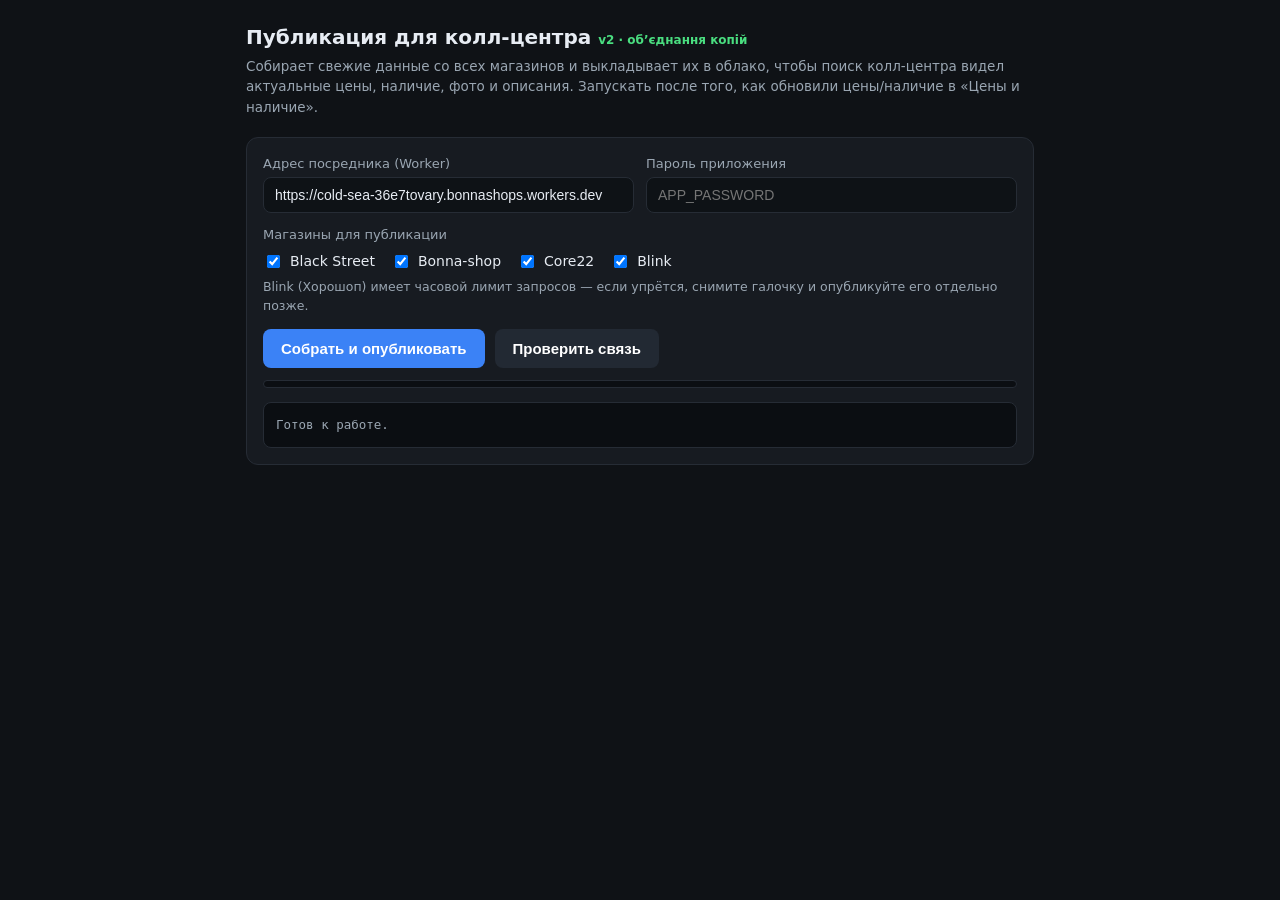
<file: apps/publish/index.html>
<!doctype html>
<html lang="ru">
<head>
<meta charset="utf-8">
<meta name="viewport" content="width=device-width, initial-scale=1">
<title>Публикация для колл-центра — Товары</title>
<link rel="icon" href="../../favicon.svg">
<style>
  :root{
    --bg:#0f1216; --card:#171b21; --line:#262c35; --text:#e7ecf3; --text-dim:#9aa6b2;
    --accent:#3b82f6; --ok:#16a34a; --warn:#d97706; --err:#dc2626;
  }
  *{box-sizing:border-box}
  body{margin:0;background:var(--bg);color:var(--text);font:15px/1.5 system-ui,-apple-system,Segoe UI,Roboto,sans-serif}
  .wrap{max-width:820px;margin:0 auto;padding:22px 16px 60px}
  h1{font-size:20px;margin:0 0 4px}
  .sub{color:var(--text-dim);margin:0 0 20px;font-size:13.5px}
  .card{background:var(--card);border:1px solid var(--line);border-radius:12px;padding:16px;margin-bottom:16px}
  label{display:block;font-size:13px;color:var(--text-dim);margin:0 0 4px}
  input[type=text],input[type=password]{width:100%;background:#0e1216;border:1px solid var(--line);
    color:var(--text);border-radius:8px;padding:9px 11px;font-size:14px}
  .row{display:flex;gap:12px;flex-wrap:wrap}
  .row>div{flex:1 1 240px}
  .stores{display:flex;gap:16px;flex-wrap:wrap;margin-top:6px}
  .stores label{display:flex;align-items:center;gap:7px;color:var(--text);font-size:14px;margin:0;cursor:pointer}
  button{background:var(--accent);color:#fff;border:0;border-radius:8px;padding:11px 18px;font-size:15px;
    font-weight:600;cursor:pointer}
  button:disabled{opacity:.55;cursor:default}
  button.ghost{background:#222933}
  .btns{display:flex;gap:10px;flex-wrap:wrap;margin-top:14px}
  .log{background:#0b0e12;border:1px solid var(--line);border-radius:8px;padding:12px;margin-top:14px;
    font:12.5px/1.6 ui-monospace,Menlo,Consolas,monospace;color:var(--text-dim);max-height:340px;overflow:auto;white-space:pre-wrap}
  .bar{height:8px;background:#0b0e12;border:1px solid var(--line);border-radius:6px;overflow:hidden;margin-top:12px}
  .bar>i{display:block;height:100%;width:0;background:var(--accent);transition:width .2s}
  .ok{color:#4ade80}.warn{color:#fbbf24}.err{color:#f87171}
  a{color:#7cb0ff}
  .hint{font-size:12.5px;color:var(--text-dim);margin-top:6px}
</style>
</head>
<body>
<div class="wrap">
  <h1>Публикация для колл-центра <span style="font-size:12px;color:#4ade80;font-weight:600">v2 · об’єднання копій</span></h1>
  <p class="sub">Собирает свежие данные со всех магазинов и выкладывает их в облако, чтобы поиск колл-центра видел актуальные цены, наличие, фото и описания. Запускать после того, как обновили цены/наличие в «Цены и наличие».</p>

  <div class="card">
    <div class="row">
      <div>
        <label>Адрес посредника (Worker)</label>
        <input id="url" type="text" placeholder="https://...workers.dev" autocomplete="off">
      </div>
      <div>
        <label>Пароль приложения</label>
        <input id="pass" type="password" placeholder="APP_PASSWORD" autocomplete="off">
      </div>
    </div>
    <div style="margin-top:12px">
      <label>Магазины для публикации</label>
      <div class="stores">
        <label><input type="checkbox" class="st" value="blackstreet" checked> Black Street</label>
        <label><input type="checkbox" class="st" value="bonna" checked> Bonna-shop</label>
        <label><input type="checkbox" class="st" value="core22" checked> Core22</label>
        <label><input type="checkbox" class="st" value="blink" checked> Blink</label>
      </div>
      <div class="hint">Blink (Хорошоп) имеет часовой лимит запросов — если упрётся, снимите галочку и опубликуйте его отдельно позже.</div>
    </div>
    <div class="btns">
      <button id="go">Собрать и опубликовать</button>
      <button id="ping" class="ghost">Проверить связь</button>
    </div>
    <div class="bar"><i id="prog"></i></div>
    <div class="log" id="log">Готов к работе.</div>
  </div>
</div>

<script>
/* ===== настройки ===== */
const CFG_KEY = 'tovary:publish:cfg';
const DEFAULT_URL = 'https://cold-sea-36e7tovary.bonnashops.workers.dev';
const $ = (id)=>document.getElementById(id);

/* Число «полок» — ДОЛЖНО совпадать с SHARDS в worker.js */
const SHARDS = 64;
function normArt(a){ return String(a==null?'':a).toUpperCase().replace(/\s+/g,' ').trim(); }
function shardOf(a){ const s=normArt(a); let h=0; for(let i=0;i<s.length;i++) h=(h*31+s.charCodeAt(i))>>>0; return h%SHARDS; }

const STORES = {
  blackstreet:{ title:'Black Street', suffix:'',     type:'prom' },
  bonna:      { title:'Bonna-shop',   suffix:' (B)', type:'prom' },
  core22:     { title:'Core22',       suffix:' (С)', type:'prom' },   // кириллическая С
  blink:      { title:'Blink',        suffix:'',     type:'horoshop' },
};
const STORE_KEYS = Object.keys(STORES);
const MAIN = 'blackstreet';

const PRESENCE_RU = { available:'В наличии', not_available:'Нет в наличии', order:'Под заказ',
  service:'Услуга', waiting_for_supply:'Ожидается поставка', '':'' };

/* ===== загрузка/сохранение настроек ===== */
function loadCfg(){ try{ return JSON.parse(localStorage.getItem(CFG_KEY))||{}; }catch{ return {}; } }
function saveCfg(){ localStorage.setItem(CFG_KEY, JSON.stringify({ url:$('url').value.trim(), pass:$('pass').value })); }
(function initCfg(){ const c=loadCfg(); $('url').value=c.url||DEFAULT_URL; $('pass').value=c.pass||''; })();
$('url').addEventListener('change',saveCfg); $('pass').addEventListener('change',saveCfg);

/* ===== журнал/прогресс ===== */
function log(msg, cls){ const el=$('log'); const line=cls?('<span class="'+cls+'">'+msg+'</span>'):msg;
  el.innerHTML += '\n'+line; el.scrollTop=el.scrollHeight; }
function clearLog(){ $('log').innerHTML='Старт…'; }
function setProg(p){ $('prog').style.width=Math.max(0,Math.min(100,p))+'%'; }
const sleep=(ms)=>new Promise(r=>setTimeout(r,ms));

/* ===== связь с посредником ===== */
async function api(route, payload){
  const url = $('url').value.trim().replace(/\/+$/,'');
  const res = await fetch(url+route, {
    method:'POST',
    headers:{ 'Content-Type':'application/json', 'X-App-Password':$('pass').value },
    body: JSON.stringify(payload||{}),
  });
  const data = await res.json().catch(()=>({}));
  if(!res.ok) throw new Error((data.error||('Ошибка '+res.status)) + (data.detail?(' — '+JSON.stringify(data.detail).slice(0,200)):''));
  return data;
}

/* ===== цена/наличие ===== */
function promPrice(p){
  let price = Number(p.price)||0, old=null;
  const d = p.discount;
  if(d && d.value){
    old = price;
    const isPct = String(d.type||'').indexOf('%')>=0 || d.type==='percent' || d.type==='percentage';
    price = isPct ? Math.round(price*(1-Number(d.value)/100)*100)/100
                  : Math.round((price-Number(d.value))*100)/100;
    if(price<0) price=0;
  }
  return { price, old_price:old };
}
function firstImages(p, max){
  const out=[];
  if(Array.isArray(p.images)) for(const i of p.images){ const u=i&&(i.url||i.thumbnail_url); if(u) out.push(u); if(out.length>=max) break; }
  if(!out.length && p.main_image) out.push(p.main_image);
  return out;
}
function presenceText(p){
  const key = String(p.presence==null?'':p.presence);
  let t = String(PRESENCE_RU[key] != null ? PRESENCE_RU[key] : key);
  if((p.quantity_in_stock!=null) && p.quantity_in_stock!=='' ) t += (t?' ':'') + '('+p.quantity_in_stock+' шт)';
  return t;
}
function baseSku(sku, store){
  let s=(sku||'').trim(); const suf=(STORES[store].suffix||'').trim();
  if(suf && s.endsWith(suf)) s=s.slice(0,-suf.length).trim();
  return s;
}
// назва українською (з мультимовного поля), інакше — звичайна
function uaName(p){
  const m=p && p.name_multilang;
  if(m && (m.uk||m.ua)) return String(m.uk||m.ua);
  return String((p && p.name) || '');
}
// категория товара ЭТОГО магазина: Prom -> group.name_multilang; Horoshop -> parent.value (последний сегмент)
function repCategory(rep){
  if(!rep) return '';
  const gr=rep.group;
  if(gr){ const gm=gr.name_multilang; return String((gm&&(gm.uk||gm.ua))||gr.name||''); }
  const pv=rep.parent && (rep.parent.value!=null?rep.parent.value:rep.parent);
  if(typeof pv==='string' && pv){ const seg=pv.split(/[\/\\]/).filter(Boolean); return seg[seg.length-1]||''; }
  return '';
}
// стабільний ключ доп-полів (та сама формула, що в worker.js і в пошуку)
function ekeyOf(record){
  const d=record && record.detail;
  return (d && d.id) ? ('pid:'+d.store+':'+d.id) : ('art:'+(record ? record.base : ''));
}

/* ===== загрузка магазинов ===== */
async function loadProm(store, onProg){
  let last_id=null, guard=0; const all=[], seen=new Set();
  while(true){
    let data;
    try{ data = await api('/list',{ store, limit:100, last_id }); }
    catch(e){ log('  '+STORES[store].title+': ошибка страницы — '+e.message,'warn'); break; }
    const list = Array.isArray(data.products)?data.products:[];
    const before = all.length;
    for(const p of list){ const k=String(p.id); if(!seen.has(k)){ seen.add(k); all.push(p); } }
    const added = all.length-before;
    if(list.length) last_id = list[list.length-1].id;
    onProg(all.length);
    if(list.length===0) break;
    if(added===0 && list.length<100) break;   // конец (учёт неполной страницы 99)
    if(++guard>3000) break;
  }
  return all;
}
async function loadBlink(onProg){
  let offset=0, guard=0; const all=[], seen=new Set();
  while(true){
    let data;
    try{ data = await api('/list',{ store:'blink', limit:500, offset }); }
    catch(e){ log('  Blink: ошибка на offset '+offset+' — '+e.message+' (продолжаю с тем, что успел)','warn'); break; }
    const list = Array.isArray(data.products)?data.products:[];
    if(!list.length){ if(data.horoshop_answer) log('  Blink ответ: '+JSON.stringify(data.horoshop_answer).slice(0,180),'warn'); break; }
    for(const p of list){ const k=String(p.id); if(!seen.has(k)){ seen.add(k); all.push(p); } }
    offset += list.length;
    onProg(all.length);
    if(list.length<500) break;
    if(++guard>200) break;
    await sleep(150);
  }
  return all;
}

/* ===== группировка (как в «Цены и наличие») ===== */
// прибираємо мітки копій: "(коп)", "(коп1)", "(коп2)"… де б вони не стояли
function stripCopy(s){
  return String(s||'').replace(/\s*\(коп\d*\)/gi,'').replace(/\s+/g,' ').trim();
}
// «чистий» артикул для об'єднання: без суфікса магазину (B)/(С) і без міток копій.
// Усі копії та однакові артикули зливаються в одну картку.
function mergeKey(sku, store){
  return stripCopy(baseSku(sku, store));
}
function buildGroups(byStore){
  const map=new Map();
  for(const store of STORE_KEYS){
    for(const p of (byStore[store]||[])){
      const key = mergeKey(p.sku, store) || ('id:'+store+':'+p.id);
      if(!map.has(key)) map.set(key,{ key, stores:{} });
      const g=map.get(key); (g.stores[store]=g.stores[store]||[]).push(p);
    }
  }
  return Array.from(map.values());
}

/* Главная позиция группы в магазине.
   На Prom описание/фото/название есть только у родителя, у разновидностей — нет.
   Родитель — тот, чей артикул самый короткий (без размерного «хвоста»),
   т.е. совпадает с базовым артикулом группы. */
function representative(arr, store){
  if(!arr||!arr.length) return null;
  let base=null;
  for(const p of arr){ const b=baseSku(p.sku,store); if(base===null || b.length<base.length) base=b; }
  // среди совпавших с базовым берём тот, у кого есть описание/фото
  const same = arr.filter(p=>baseSku(p.sku,store)===base);
  const cands = same.length ? same : arr;
  return cands.find(p=>p.description || (Array.isArray(p.images)&&p.images.length)) || cands[0];
}

/* ===== публикация ===== */
async function run(){
  clearLog(); setProg(0); saveCfg();
  const chosen = Array.from(document.querySelectorAll('.st:checked')).map(c=>c.value);
  if(!chosen.length){ log('Не выбран ни один магазин.','err'); return; }
  if(!$('pass').value){ log('Не задан пароль приложения.','err'); return; }

  const byStore={}; STORE_KEYS.forEach(s=>byStore[s]=[]);
  const active = STORE_KEYS.filter(s=>chosen.indexOf(s)>=0);
  const counts={}; active.forEach(s=>counts[s]=0);
  log('Загружаю все магазины одновременно: '+active.map(s=>STORES[s].title).join(', ')+'…');

  // живая строка со счётчиками по каждому магазину
  const liveId='live-counts';
  $('log').innerHTML += '\n<span id="'+liveId+'"></span>';
  const renderCounts=()=>{ const el=document.getElementById(liveId);
    if(el) el.textContent = active.map(s=>STORES[s].title+': '+counts[s]).join('   |   '); };
  renderCounts();

  let done=0;
  await Promise.all(active.map(async store=>{
    const onProg=n=>{ counts[store]=n; renderCounts(); };
    try{
      byStore[store] = (store==='blink') ? await loadBlink(onProg) : await loadProm(store, onProg);
    }catch(e){ log('  '+STORES[store].title+': сбой — '+e.message,'err'); byStore[store]=byStore[store]||[]; }
    counts[store]=byStore[store].length; renderCounts();
    done++; setProg(Math.round(done/active.length*35));
    log('  '+STORES[store].title+': '+byStore[store].length+' позиций', byStore[store].length?'ok':'warn');
  }));
  setProg(35);

  log('Групую за чистим артикулом (копії (копN) і суфікси (B)/(С) — в одну картку)…');
  const groups = buildGroups(byStore);
  const totalPositions = active.reduce((s,k)=>s+(byStore[k]?byStore[k].length:0),0);
  log('  позицій усього: '+totalPositions+' → карток після об’єднання: '+groups.length,'ok');
  setProg(45);

  // строим индекс: полки idx:* (base→карточка) и alias:* (артикул→base)
  const idxShards={}, aliasShards={};
  for(let i=0;i<SHARDS;i++){ idxShards[i]={}; aliasShards[i]={}; }
  const list=[];   // лёгкий список для поиска по названию: {b:артикул, n:название, img}
  let withImg=0, withDesc=0;

  for(const g of groups){
    // базовый артикул, название, описание, фото
    let base='', name='', desc='', images=[], category='', detail=null;
    const order=[MAIN].concat(STORE_KEYS.filter(k=>k!==MAIN));
    // чистий артикул групи (без (B)/(С) і без копій)
    base = (g.key && g.key.indexOf('id:')!==0) ? g.key : '';
    for(const store of order){
      const rep=representative(g.stores[store], store); if(!rep) continue;
      if(!base) base = stripCopy(baseSku(rep.sku,store)) || String(rep.id);
      const rn=uaName(rep);
      if(!name || (rn && rn.length<name.length)) name = rn||name;
      if(!desc){
        const dm=rep.description_multilang;
        if(dm && (dm.uk||dm.ua)){ desc=String(dm.uk||dm.ua); }
        else if(STORES[store].type==='horoshop' && rep.description){
          desc = (typeof rep.description==='object')
            ? (rep.description.uk||rep.description.ua||rep.description.ru||'')
            : String(rep.description);
        }
        // для Prom без укр. мультиполя лишаємо порожнім — підтягнеться через /detail українською
      }
      if(!images.length){ const im=firstImages(rep,6); if(im.length) images=im; }
      if(!category){ const gr=rep.group; if(gr){ const gm=gr.name_multilang; category=(gm&&(gm.uk||gm.ua))||gr.name||category; } }
      // откуда потом догрузить полное описание (Prom отдаёт его только в карточке)
      if(!detail && STORES[store].type==='prom' && rep.id!=null) detail={ store, id:String(rep.id) };
    }
    if(!base) base = g.key;
    const record={ base, name:name||'(без названия)', category, desc, images, detail, stores:{} };

    for(const store of STORE_KEYS){
      const arr=g.stores[store]; if(!arr||!arr.length) continue;
      const rep=representative(arr,store);
      const pr = store==='blink'
        ? { price: rep.price!=null?Number(rep.price):null, old_price: rep.old_price!=null?Number(rep.old_price):null }
        : promPrice(rep);
      record.stores[store]={
        title: STORES[store].title,
        article: rep.sku || rep.article || '',
        price: pr.price, old_price: pr.old_price,
        presence: presenceText(rep),
        status: rep.status||'',
        variants: arr.length,
        category: repCategory(rep),   // категория ИМЕННО этого магазина (без склейки)
      };
      // алиасы: и родительский артикул, и артикул разновидности -> base
      for(const p of arr){
        for(const a of [p.sku, p.article, p.external_id]){
          const n=normArt(a); if(n) aliasShards[shardOf(n)][n]=base;
        }
      }
    }
    if(images.length) withImg++; if(desc) withDesc++;
    // сам base тоже ищется
    const nb=normArt(base); aliasShards[shardOf(nb)][nb]=base;
    // унікальний ключ картки: якщо різні товари мають однаковий артикул —
    // не перезаписуємо одне одного, кожен зберігаємо окремо (base, base #2, #3…)
    let ukey=base, n2=2;
    while(idxShards[shardOf(ukey)][ukey]){ ukey=base+' #'+n2; n2++; }
    idxShards[shardOf(ukey)][ukey]=record;
    list.push({ k:ukey, b:base, n:record.name, img:images[0]||'', e:ekeyOf(record) });
  }
  setProg(55);
  log('  с фото: '+withImg+', с описанием: '+withDesc);

  // заливаем полки
  log('Выкладываю в облако…');
  let sent=0;
  for(let i=0;i<SHARDS;i++){
    const puts=[{ key:'idx:'+i, value:idxShards[i] }, { key:'alias:'+i, value:aliasShards[i] }];
    try{ await api('/publish',{ puts }); }
    catch(e){ log('  полка '+i+': ошибка — '+e.message,'err'); return; }
    sent++; setProg(55+Math.round(sent/SHARDS*44));
  }
  // лёгкий список для поиска по названию
  await api('/publish',{ puts:[{ key:'list', value:list }] });
  await api('/publish',{ puts:[{ key:'meta', value:{ builtAt:Date.now(), groups:groups.length, stores:chosen } }] });
  setProg(100);
  log('Готово. Опубликовано карточек: '+groups.length+'. Колл-центр уже видит свежие данные.','ok');
}

$('go').addEventListener('click', async ()=>{
  $('go').disabled=true; $('ping').disabled=true;
  try{ await run(); }catch(e){ log('Сбой: '+e.message,'err'); }
  finally{ $('go').disabled=false; $('ping').disabled=false; }
});
$('ping').addEventListener('click', async ()=>{
  clearLog();
  try{ const d=await api('/ping',{}); log('Связь есть. KV подключён: '+(d.kv?'да':'НЕТ — создайте привязку INDEX'), d.kv?'ok':'err'); }
  catch(e){ log('Нет связи: '+e.message,'err'); }
});
</script>
</body>
</html>
</file>
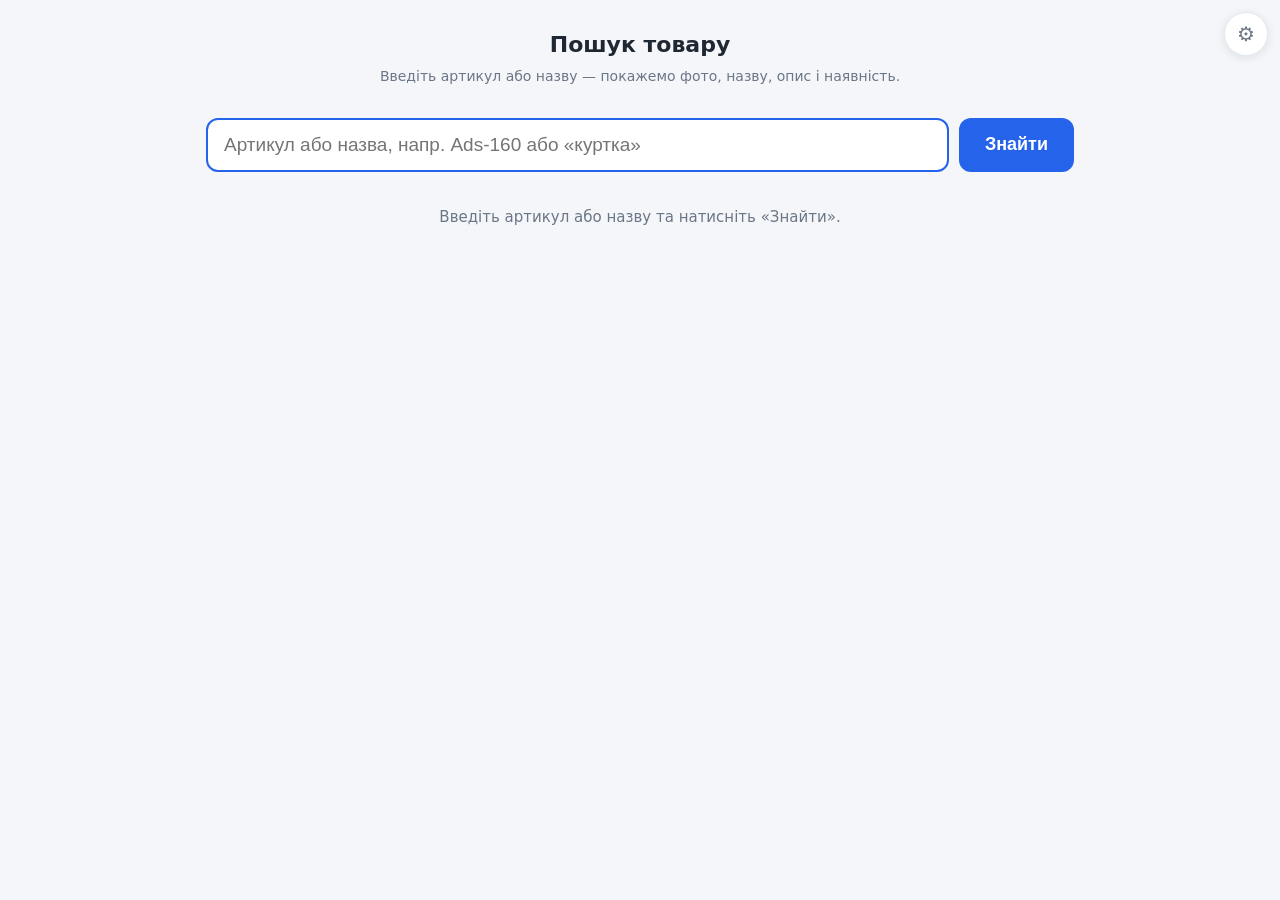
<file: apps/search/index.html>
<!doctype html>
<html lang="ru">
<head>
<meta charset="utf-8">
<meta name="viewport" content="width=device-width, initial-scale=1">
<meta http-equiv="Cache-Control" content="no-cache, must-revalidate">
<meta http-equiv="Pragma" content="no-cache">
<title>Пошук товару за артикулом</title>
<link rel="icon" href="../../favicon.svg">
<style>
  :root{
    --bg:#f4f6f9; --card:#ffffff; --line:#e3e8ef; --text:#1f2733; --dim:#6b7686;
    --accent:#2563eb; --ok:#15803d; --warn:#b45309; --err:#b91c1c; --chip:#eef2f7;
  }
  *{box-sizing:border-box}
  body{margin:0;background:var(--bg);color:var(--text);font:16px/1.55 system-ui,-apple-system,Segoe UI,Roboto,sans-serif}
  .wrap{max-width:900px;margin:0 auto;padding:28px 16px 70px}
  h1{font-size:22px;margin:0 0 4px;text-align:center}
  .sub{color:var(--dim);text-align:center;margin:0 0 22px;font-size:14px}
  .searchbar{display:flex;gap:10px;position:sticky;top:0;background:var(--bg);padding:8px 0 12px;z-index:5}
  #q{flex:1;font-size:19px;padding:14px 16px;border:2px solid var(--line);border-radius:12px;background:#fff;color:var(--text)}
  #q:focus{outline:none;border-color:var(--accent)}
  #go{font-size:18px;font-weight:600;padding:0 26px;border:0;border-radius:12px;background:var(--accent);color:#fff;cursor:pointer}
  #go:disabled{opacity:.6}
  .status{text-align:center;color:var(--dim);margin:22px 0;font-size:15px}
  .status.err{color:var(--err)}
  .card{background:var(--card);border:1px solid var(--line);border-radius:16px;overflow:hidden;
    box-shadow:0 1px 3px rgba(20,30,50,.06);margin-top:8px}
  .top{display:flex;gap:18px;padding:18px;flex-wrap:wrap}
  .gallery{flex:0 0 420px;max-width:100%}
  .gallery .main{width:100%;border:1px solid var(--line);border-radius:12px;background:#fafbfc;overflow:hidden}
  .gallery .main img{width:100%;height:auto;display:block;max-height:600px;object-fit:contain;cursor:zoom-in}
  .thumbs{display:flex;gap:8px;margin-top:8px;flex-wrap:wrap}
  .thumbs img{width:64px;height:64px;object-fit:cover;border:1px solid var(--line);border-radius:8px;cursor:pointer}
  .thumbs img.sel{border-color:var(--accent)}
  .info{flex:1 1 300px;min-width:260px}
  .name{font-size:20px;font-weight:700;margin:0 0 6px}
  .cat{display:inline-block;background:var(--chip);color:var(--dim);font-size:12.5px;padding:3px 9px;border-radius:20px;margin-bottom:10px}
  .art{font-size:15px;color:var(--dim);margin:0 0 12px}
  .art b{color:var(--text);font-size:17px}
  table.stores{width:100%;border-collapse:collapse;margin-top:6px;font-size:14.5px}
  table.stores th,table.stores td{text-align:left;padding:8px 10px;border-bottom:1px solid var(--line)}
  table.stores th{color:var(--dim);font-weight:600;font-size:12.5px;text-transform:uppercase;letter-spacing:.02em}
  .price{font-weight:700;white-space:nowrap}
  .pricebox{margin:10px 0 2px;display:flex;align-items:baseline;gap:10px;flex-wrap:wrap}
  .pricebox .price-now{font-size:24px;font-weight:800;color:var(--text);white-space:nowrap}
  .pricebox .price-old{font-size:15px;font-weight:600;color:var(--dim);text-decoration:line-through;white-space:nowrap}
  .old{color:var(--dim);text-decoration:line-through;font-size:13px;margin-left:6px}
  .pres{font-size:13.5px}
  .pres.yes{color:var(--ok)}.pres.no{color:var(--err)}
  .avail{display:inline-block;margin-top:8px;font-size:17px;font-weight:700;padding:8px 16px;border-radius:10px}
  .avail.yes{color:#0f7a33;background:#e7f6ec}
  .avail.no{color:#a51f1f;background:#fbeaea}
  .hidden-badge{color:var(--warn);font-size:12px}
  .results{margin-top:8px}
  .ritem{display:flex;gap:12px;align-items:center;width:100%;text-align:left;background:var(--card);
    border:1px solid var(--line);border-radius:12px;padding:10px 12px;margin-bottom:8px;cursor:pointer;font-size:15px}
  .ritem:hover{border-color:var(--accent)}
  .ritem img{width:44px;height:44px;object-fit:cover;border-radius:8px;background:#f0f2f5;flex:0 0 44px}
  .ritem .rn{font-weight:600}
  .ritem .ra{color:var(--dim);font-size:13px}
  .ritem .rbody{flex:1}
  .ritem .mass-chk{width:20px;height:20px;flex:0 0 20px;cursor:pointer;margin:0}
  .ritem.sel{border-color:var(--accent);background:#eff5ff}
  /* панель масового редагування над списком (лише власник) */
  .massbar{background:#f5f8ff;border:1px dashed var(--accent);border-radius:12px;padding:12px 14px;margin:0 0 12px}
  .massbar .mass-top{display:flex;align-items:center;justify-content:space-between;gap:10px;margin-bottom:10px;flex-wrap:wrap}
  .massbar .mass-all-l{display:flex;align-items:center;gap:8px;font-weight:700;font-size:14.5px;cursor:pointer}
  .massbar .mass-all-l input{width:19px;height:19px;cursor:pointer}
  .massbar .mass-sel{font-size:13px;color:var(--dim)}
  .massbar .mass-row{display:flex;gap:8px;flex-wrap:wrap;align-items:center}
  .massbar select,.massbar .mass-row input{padding:9px 10px;border:1px solid var(--line);border-radius:8px;font-size:14px;font-family:inherit}
  .massbar select{flex:1 1 200px}
  .massbar .mass-row input{flex:1 1 160px}
  .massbar .obtn{flex:0 0 auto}
  .massbar .omsg{display:block;margin-top:8px;font-size:13px;min-height:16px}
  .desc{padding:0 18px 20px}
  .desc h3{font-size:14px;color:var(--dim);text-transform:uppercase;letter-spacing:.03em;margin:6px 0 8px}
  .desc-body{font-size:14px;line-height:1.55;border-top:1px solid var(--line);padding-top:12px;max-height:520px;overflow:auto;color:var(--text)}
  /* единый комфортный размер и обычная толщина для описаний из любых магазинов */
  .desc-body, .desc-body *{font-size:14px !important;font-weight:400 !important;line-height:1.55 !important;letter-spacing:normal !important}
  .desc-body img{max-width:100% !important;height:auto !important}
  .lightbox{position:fixed;inset:0;background:rgba(8,12,20,.92);display:none;align-items:center;justify-content:center;z-index:50;padding:12px}
  .lightbox.on{display:flex}
  #lbcontent{max-width:97vw;max-height:97vh;overflow:auto;display:flex;flex-direction:column;gap:12px;align-items:center}
  #lbcontent img{width:auto;height:auto;max-width:97vw;max-height:97vh;object-fit:contain;border-radius:8px}
  .fit{display:inline-block;margin:8px 0 0;font-size:14.5px;color:#8a5a00;background:#fdf3e0;border:1px solid #f2dcae;
    border-radius:8px;padding:6px 12px}
  .ship{display:inline-block;margin:8px 8px 0 0;font-size:14.5px;color:#0f5132;background:#e7f6ec;border:1px solid #bfe3cb;
    border-radius:8px;padding:6px 12px}
  .deposit{margin:8px 0 0;font-size:15px;font-weight:600;color:#b91c1c;background:#fde8e8;border:1px solid #f3b4b4;
    border-radius:8px;padding:8px 12px}
  .note{margin:8px 0 0;font-size:14px;color:var(--text);background:#f1f4f8;border:1px solid var(--line);
    border-radius:8px;padding:8px 12px;white-space:pre-wrap}
  .note b{font-weight:600}
  .note.inote{background:#f3efff;border-color:#d9ccff;color:#4c1d95}
  .note.inote b{color:#4c1d95}
  .ownerbox textarea{width:100%;padding:8px 10px;border:1px solid var(--line);border-radius:8px;font-size:14px;font-family:inherit;resize:vertical}
  .chartbtn{display:inline-block;margin:10px 8px 0 0;font-size:15px;font-weight:600;border:0;border-radius:10px;
    padding:10px 18px;background:#0f766e;color:#fff;cursor:pointer}
  .chartbtn:hover{background:#0b5f58}
  /* шестерня доступу — завжди зверху праворуч, на всіх екранах */
  .gear{position:fixed;top:12px;right:12px;z-index:30;width:44px;height:44px;border-radius:50%;
    display:flex;align-items:center;justify-content:center;font-size:20px;line-height:1;
    background:var(--card);border:1px solid var(--line);color:var(--dim);cursor:pointer;
    box-shadow:0 2px 10px rgba(20,30,50,.10);transition:transform .15s,box-shadow .15s,color .15s,background .15s}
  .gear:hover{color:var(--text);box-shadow:0 6px 18px rgba(20,30,50,.16);transform:translateY(-1px)}
  .gear.is-on{background:var(--accent);border-color:var(--accent);color:#fff;box-shadow:0 4px 14px rgba(37,99,235,.35)}
  .gear .gear-dot{position:absolute;top:9px;right:9px;width:9px;height:9px;border-radius:50%;background:var(--ok);
    border:2px solid var(--card);display:none}
  .gear.is-on .gear-dot{display:block;background:#fff;border-color:var(--accent)}

  /* вікно доступу */
  .modal-overlay{position:fixed;inset:0;z-index:100;display:none;align-items:center;justify-content:center;padding:20px;
    background:rgba(15,20,32,.46);backdrop-filter:blur(5px);-webkit-backdrop-filter:blur(5px)}
  .modal-overlay.is-open{display:flex;animation:ovfade .16s ease}
  @keyframes ovfade{from{opacity:0}to{opacity:1}}
  .modal-card{position:relative;width:100%;max-width:384px;background:var(--card);border-radius:20px;
    padding:28px 26px 26px;box-shadow:0 26px 64px rgba(12,18,38,.34);
    animation:cardin .22s cubic-bezier(.2,.8,.2,1)}
  @keyframes cardin{from{opacity:0;transform:translateY(14px) scale(.985)}to{opacity:1;transform:none}}
  .modal-x{position:absolute;top:15px;right:15px;width:32px;height:32px;border:0;border-radius:9px;background:transparent;
    color:var(--dim);font-size:22px;line-height:1;cursor:pointer;transition:.12s}
  .modal-x:hover{background:var(--chip);color:var(--text)}
  .modal-title{margin:0 0 5px;font-size:21px;font-weight:700;color:var(--text);letter-spacing:-.01em}
  .modal-sub{margin:0 0 20px;font-size:13.5px;color:var(--dim)}
  .role-group{display:grid;grid-template-columns:1fr 1fr;gap:11px;margin-bottom:20px}
  .role-opt{display:flex;flex-direction:column;gap:3px;padding:14px 14px 13px;border:1.5px solid var(--line);
    border-radius:14px;background:var(--card);cursor:pointer;text-align:left;transition:.14s}
  .role-opt:hover{border-color:#c3d0e6;background:#fafcff}
  .role-opt.is-active{border-color:var(--accent);background:#eff5ff;box-shadow:0 0 0 3px rgba(37,99,235,.13)}
  .role-ic{font-size:23px;line-height:1}
  .role-name{font-size:15px;font-weight:700;color:var(--text)}
  .role-desc{font-size:11.5px;color:var(--dim);line-height:1.3}
  .modal-label{display:block;font-size:12.5px;color:var(--dim);margin:0 0 7px;font-weight:600}
  .pass-wrap{position:relative;margin-bottom:6px}
  .modal-input{width:100%;padding:12px 46px 12px 14px;border:1.5px solid var(--line);border-radius:12px;font-size:15px;
    color:var(--text);background:var(--card);box-sizing:border-box;transition:.14s;font-family:inherit}
  .modal-input:focus{outline:none;border-color:var(--accent);box-shadow:0 0 0 3px rgba(37,99,235,.15)}
  .pass-eye{position:absolute;right:7px;top:50%;transform:translateY(-50%);width:34px;height:34px;border:0;background:transparent;
    color:var(--dim);cursor:pointer;font-size:16px;border-radius:9px;display:flex;align-items:center;justify-content:center}
  .pass-eye:hover{background:var(--chip)}
  .modal-err{min-height:18px;font-size:13px;color:var(--err);margin:3px 2px 12px}
  .modal-btn{width:100%;padding:13px;border:0;border-radius:12px;background:var(--accent);color:#fff;font-size:15px;
    font-weight:700;cursor:pointer;transition:.14s}
  .modal-btn:hover{background:#1d4ed8}
  .modal-btn:disabled{opacity:.6;cursor:default}
  .modal-btn--danger{background:var(--err)}
  .modal-btn--danger:hover{background:#991b1b}
  .modal-who{display:flex;align-items:center;gap:12px;padding:14px;border:1px solid var(--line);border-radius:14px;
    background:var(--chip);margin-bottom:18px}
  .modal-who .who-ic{font-size:26px}
  .modal-who .who-role{font-size:16px;font-weight:700;color:var(--text)}
  .modal-who .who-note{font-size:12px;color:var(--dim)}
  @media (prefers-reduced-motion:reduce){.modal-overlay.is-open,.modal-card{animation:none}}
  .ownerbox{margin-top:12px;padding:12px;border:1px dashed var(--accent);border-radius:10px;background:#f5f8ff}
  .ownerbox label{display:block;font-size:12.5px;color:var(--dim);margin:8px 0 3px}
  .ownerbox input[type=text]{width:100%;padding:8px 10px;border:1px solid var(--line);border-radius:8px;font-size:14px}
  .ownerbox .obtn{margin-top:10px;border:0;border-radius:8px;padding:9px 16px;font-weight:600;font-size:14px;cursor:pointer;background:var(--accent);color:#fff}
  .ownerbox .odel{background:#b91c1c;margin-left:8px}
  .ownerbox .omsg{margin-left:10px;font-size:13px;color:var(--ok)}
  .ownerbox .ohint{font-size:12px;color:var(--dim);margin-top:6px}
</style>
</head>
<body>
<div class="wrap">
  <button id="gear" class="gear" title="Доступ"><span>⚙</span><span class="gear-dot"></span></button>
  <h1>Пошук товару</h1>
  <p class="sub">Введіть артикул або назву — покажемо фото, назву, опис і наявність.</p>

  <div class="searchbar">
    <input id="q" type="text" placeholder="Артикул або назва, напр. Ads-160 або «куртка»" autocomplete="off" enterkeyhint="search">
    <button id="go">Знайти</button>
  </div>

  <div id="status" class="status">Введіть артикул або назву та натисніть «Знайти».</div>
  <div id="result"></div>
</div>

<!-- вікно доступу (власник / менеджер) -->
<div id="auth-modal" class="modal-overlay" aria-hidden="true">
  <div class="modal-card" role="dialog" aria-modal="true" aria-labelledby="auth-title">
    <button class="modal-x" id="auth-close" aria-label="Закрити">×</button>

    <div id="auth-login">
      <h2 class="modal-title" id="auth-title">Доступ до системи</h2>
      <p class="modal-sub">Оберіть рівень доступу та введіть пароль.</p>
      <div class="role-group">
        <button type="button" class="role-opt is-active" data-role="owner">
          <span class="role-ic">👑</span>
          <span class="role-name">Власник</span>
          <span class="role-desc">Повний доступ до всіх полів</span>
        </button>
        <button type="button" class="role-opt" data-role="manager">
          <span class="role-ic">🗝️</span>
          <span class="role-name">Менеджер</span>
          <span class="role-desc">Мітки, зокрема внутрішні</span>
        </button>
      </div>
      <label class="modal-label" for="auth-pass">Пароль</label>
      <div class="pass-wrap">
        <input id="auth-pass" class="modal-input" type="password" placeholder="Введіть пароль" autocomplete="off" enterkeyhint="go">
        <button type="button" class="pass-eye" id="auth-eye" aria-label="Показати пароль">👁</button>
      </div>
      <div class="modal-err" id="auth-err"></div>
      <button class="modal-btn" id="auth-submit">Увійти</button>
    </div>

    <div id="auth-info" style="display:none">
      <h2 class="modal-title">Ви увійшли</h2>
      <p class="modal-sub">Щоб змінити рівень доступу — вийдіть і увійдіть знову.</p>
      <div class="modal-who">
        <span class="who-ic" id="who-ic">👑</span>
        <div>
          <div class="who-role" id="who-role">Власник</div>
          <div class="who-note" id="who-note">Повний доступ</div>
        </div>
      </div>
      <button class="modal-btn modal-btn--danger" id="auth-logout">Вийти з доступу</button>
    </div>
  </div>
</div>

<div class="lightbox" id="lb"><div id="lbcontent"></div></div>

<script>
const APP_VERSION = '2026-11-24-1';   // ← бампати при кожному оновленні сторінки
// відкидає з кінця мітки копій (копN) і суфікси магазину (B)/(С)/(S): "In-3009 (коп1) (B)" -> "In-3009"
function stripTail(s){
  let x=String(s||'').trim(), prev;
  do{ prev=x; x=x.replace(/\s*\((?:коп\d*|[a-zа-яіїєґ]{1,3})\)\s*$/i,'').trim(); }while(x!==prev && x);
  return x;
}
const WORKER_URL = 'https://cold-sea-36e7tovary.bonnashops.workers.dev';
const $ = (id)=>document.getElementById(id);
const esc = (s)=>String(s==null?'':s).replace(/[&<>"]/g,c=>({'&':'&amp;','<':'&lt;','>':'&gt;','"':'&quot;'}[c]));

const PRES_YES = ['В наличии','Под заказ','Ожидается поставка'];

// Полноразмерное фото: у Prom в ссылке бывает размерная вставка (_w200_h200),
// убираем её и получаем оригинал в полном качестве (как на сайте).
function fullImg(u){
  u = String(u||'');
  if(u.indexOf('images.prom.ua') !== -1){
    u = u.replace(/_w\d+/gi,'').replace(/_h\d+/gi,'').replace(/_fill|_square|_pad/gi,'');
  }
  return u;
}
let OWNER = false;   // true лише для власника (повний доступ)
let ROLE = 'guest';  // 'guest' | 'manager' | 'owner'
function isStaff(){ return ROLE === 'owner' || ROLE === 'manager'; }
let currentProduct = null;
let pendingCharts = [];    // текущий набор фото сетки (dataURL), до 2 штук

function money(v){
  if(v==null||v==='') return '—';
  const n=Number(v); if(!isFinite(n)) return esc(v);
  return n.toLocaleString('uk-UA').replace(/,/g,' ')+' ₴';
}
function setStatus(msg, err){ $('status').className='status'+(err?' err':''); $('status').textContent=msg; }

function overallPresence(stores){
  const vals = Object.values(stores||{}).map(s=>String(s&&s.presence==null?'':s.presence)).filter(Boolean);
  if(!vals.length) return { text:'—', yes:false };
  for(const key of ['В наличии','Под заказ','Ожидается поставка']){
    const hit = vals.find(v=>v.indexOf(key)===0);
    if(hit) return { text:hit, yes:true };
  }
  const no = vals.find(v=>v.indexOf('Нет в наличии')===0);
  return { text: no||vals[0], yes:false };
}
function descBlock(html){
  return '<div class="desc"><h3>Опис</h3><div class="desc-body">'+fixGrammar(decodeEnt(String(html||'')))+'</div></div>';
}
// декодуємо HTML-спецсимволи (&mdash; тощо)
function decodeEnt(s){
  return String(s||'')
    .replace(/&mdash;/gi,'—').replace(/&ndash;/gi,'–').replace(/&nbsp;/gi,' ')
    .replace(/&times;|&#215;/gi,'×').replace(/&quot;/gi,'"').replace(/&#39;|&apos;/gi,"'")
    .replace(/&lt;/gi,'<').replace(/&gt;/gi,'>').replace(/&amp;/gi,'&');
}
// сумка/аксесуар — для них розмірний блок не потрібен (там габарити, а не розмір)
function isBagLike(){
  const p=currentProduct||{};
  const t=((p.category||'')+' '+(p.name||'')).toLowerCase();
  return /сумк|месендж|рюкзак|баул|клатч|гаман|портмоне|барсетк|борсетк|косметичк|банан|шопер|тоут|поясна|ремінь|пояс|гаманц|bag|belt|wallet|backpack/.test(t);
}
// рядок-габарит на кшталт «22×14×7 см» (не одяговий розмір)
function isDimensionLine(s){ return /\d+\s*[×xхX\*]\s*\d+/.test(String(s||'')); }
// виправлення типових помилок (лише у відображенні застосунку, не на магазині)
function fixGrammar(s){
  s=String(s||'');
  // подвоєна М у розмірних словах: маломмірить -> маломірить (зберігаємо регістр)
  s=s.replace(/(мало|більше|повно)(м)м(?=[іеІЕ])/gi,'$1$2');
  // «на підлогу розміру» -> «на пів розміру»
  s=s.replace(/підлогу(\s+розмір)/gi,(m,g1)=> (m[0]===m[0].toUpperCase()?'ПІВ':'пів')+g1);
  return s;
}
// текст опису (без тегів, з переносами рядків)
function descToText(html){
  return fixGrammar(decodeEnt(String(html||'')
    .replace(/<br\s*\/?>/gi,'\n')
    .replace(/<li[^>]*>/gi,'\n')
    .replace(/<\/(p|div|li|tr|h[1-6])>/gi,'\n')
    .replace(/<[^>]+>/g,'')));
}
const clean=(s)=>String(s||'').replace(/^[\(\)\s"«»:\-–—]+|[\(\)\s"«»]+$/g,'').trim();
// для рядків (розміри) — не чіпаємо дужки всередині/на кінці
const cleanLine=(s)=>String(s||'').replace(/^[\s"«»:\-–—]+|[\s"«»]+$/g,'').trim();
// прибираємо маркер списку, емодзі та будь-які символи на початку рядка
const stripBullet=(s)=>{ try{ return String(s||'').replace(/^[^\p{L}\p{N}]+/u,'').trim(); }catch(e){ return String(s||'').replace(/^[\s•▪●·▪■●•*·✎✏📏📐\-–—]+/,'').trim(); } };

// підказка про посадку: маломірить / більшемірить / повнорозмірний.
// Беремо КОРОТКУ примітку (у дужках або короткий рядок), НЕ довгий абзац.
// ===== НОВОЕ (fit-normal-1124): вставить вместо extractFit / fitType / showSizeHint =====
const FIT_RED_RE=/(маломір|мало мір|маломер|мало мер|більшемір|большемер|велик[оа]мір|великомер)/i;
// повномірні / повнорозмірний / полноразмерный / «в розмір» / «в размер» (но не «в розмірній сітці», «в размере»)
const FIT_NORMAL_RE=/(повномір|повно ?розмір|полноразмер|повно ?мір|(?<![a-zа-яёіїєґ'’])в\s+(розмір|размер)(?![a-zа-яёіїєґ-]))/i;
function extractFit(html, kind){
  const kw = kind==='red' ? FIT_RED_RE : kind==='normal' ? FIT_NORMAL_RE
           : new RegExp(FIT_RED_RE.source+'|'+FIT_NORMAL_RE.source,'i');
  const txt=descToText(html);
  // 1) примітка в дужках: (маломірять), (більшемірять)
  const par=txt.match(/\(([^)]{1,60})\)/g)||[];
  for(const p of par){ if(kw.test(p)) return clean(p); }
  // 2) короткий рядок (до 70 символів) з ключовим словом — не абзац
  const lines=txt.split(/\n+/).map(s=>stripBullet(s)).filter(Boolean);
  for(const ln of lines){ if(kw.test(ln) && (ln.length<=70 || /^(розмір|размер|size)/i.test(ln))) return clean(ln); }
  return '';
}
// тип посадки: 'large' / 'small' (червона плашка, пріоритет) / 'normal' (зелена) / ''
function fitType(html){
  const txt=descToText(html);
  if(/більшемір|большемер|велик[оа]мір|великомер/i.test(txt)) return 'large';
  if(/маломір|мало мір|маломер|мало мер/i.test(txt)) return 'small';
  if(FIT_NORMAL_RE.test(txt)) return 'normal';
  return '';
}
function fitHintHtml(html){
  const ft=fitType(html);
  if(ft==='large' || ft==='small'){
    const fit=extractFit(html,'red');
    const label = (fit && fit.length<=70) ? fit : (ft==='large'?'Більшемірить':'Маломірить');
    return '<div class="fit" style="background:#fde8e8;border-color:#f3b4b4;color:#b91c1c;font-weight:700;font-size:15px">⚠️ '+esc(label)+'</div>';
  }
  if(ft==='normal'){
    const fit=extractFit(html,'normal');
    const label = (fit && fit.length<=70) ? fit : 'Повномірні розміри';
    return '<div class="fit" style="background:#e7f6ec;border-color:#a7dcb8;color:#166534;font-weight:700;font-size:15px">✅ '+esc(label)+'</div>';
  }
  return '';
}
function showSizeHint(html){
  const slot=document.getElementById('auto-size'); if(!slot) return;
  // посадка: червона (мало/більше) або зелена (повномірні)
  let out=fitHintHtml(html);
  // розміри — показуємо для одягу/взуття, але НЕ для сумок/аксесуарів і НЕ для габаритів (22×14×7)
  const sizes=extractSizes(html);
  if(sizes && !isBagLike() && !isDimensionLine(sizes))
    out+='<div class="fit" style="background:#eef2f7;border-color:#d7dee7;color:#334155;font-weight:600">📐 '+esc(sizes)+'</div>';
  slot.innerHTML=out;
}
// ===== /НОВОЕ =====

// лінія з розмірами: «Розмірна сітка: …», «Розміри: …», «Размеры: …»
function extractSizes(html){
  const lines=descToText(html).split(/\n+/).map(s=>stripBullet(s)).filter(Boolean);
  for(const ln of lines){
    if(/^(розмірн[а-яіїєґ]*\s*сітк[а-яіїєґ]*|розмір[а-яіїєґ]*|размер[а-яё]*(\s*(сетка|ряд))?|size)\s*[:\-–—]/i.test(ln)) return cleanLine(ln);
  }
  return '';
}
// визначаємо тип посадки: маломірить / більшемірить
// приймає СИРІ посилання; показує стиснене (fullImg), а data-raw тримає оригінал для відкату
function galleryHtml(raws){
  const imgs=(Array.isArray(raws)?raws:[]).filter(Boolean);
  if(!imgs.length) return '';
  const tag=(u,attrs)=>'<img '+attrs+' src="'+esc(fullImg(u))+'" data-raw="'+esc(u)+'" alt="">';
  return '<div class="main">'+tag(imgs[0],'id="mainimg"')+'</div>'+
    (imgs.length>1 ? '<div class="thumbs">'+imgs.map((u,i)=>tag(u,'data-u="'+esc(fullImg(u))+'" class="'+(i===0?'sel':'')+'"')).join('')+'</div>' : '');
}
function bindGallery(){
  const main=$('mainimg');
  // якщо стиснене фото не вантажиться — пробуємо оригінальне посилання
  document.querySelectorAll('#gallery-slot img').forEach(im=>im.addEventListener('error', function(){
    const raw=this.getAttribute('data-raw'); if(raw && this.src!==raw) this.src=raw;
  }));
  document.querySelectorAll('.thumbs img').forEach(t=>t.addEventListener('click',()=>{
    if(main) main.src=t.getAttribute('data-u')||t.src;
    document.querySelectorAll('.thumbs img').forEach(x=>x.classList.remove('sel')); t.classList.add('sel');
  }));
  if(main) main.addEventListener('click',()=>openLightbox([main.src]));
}
function openLightbox(urls){
  const box=$('lbcontent'); if(!box) return;
  box.innerHTML=(urls||[]).filter(Boolean).map(u=>'<img src="'+esc(u)+'" alt="">').join('');
  $('lb').classList.add('on');
}
async function loadDetail(d, needDesc, needImg){
  const slot = needDesc ? document.getElementById('desc-slot') : null;
  if(slot) slot.innerHTML='<div class="desc"><div class="desc-body" style="color:var(--dim)">Завантажую опис…</div></div>';
  // відкат, якщо /detail не відповів/помилка: беремо індексний опис, якщо є
  const fallback=()=>{
    const idx = (currentProduct && currentProduct.desc) ? currentProduct.desc : '';
    if(idx){ if(slot) slot.innerHTML=descBlock(idx); showSizeHint(idx); }
    else if(slot) slot.innerHTML='<div class="desc"><div class="desc-body" style="color:var(--dim)">Опис тимчасово недоступний.</div></div>';
  };
  try{
    const ctrl=new AbortController();
    const to=setTimeout(()=>ctrl.abort(), 12000);   // тайм-аут 12 с, щоб не висіло «Завантажую…»
    const res=await fetch(WORKER_URL.replace(/\/+$/,'')+'/detail',{
      method:'POST', headers:{'Content-Type':'application/json'}, body:JSON.stringify(d), signal:ctrl.signal
    });
    clearTimeout(to);
    const j=await res.json();
    if(j && j.ok && j.name){
      const nm=document.querySelector('.name'); if(nm) nm.textContent=j.name;
      if(currentProduct) currentProduct.name=j.name;
    }
    if(j && j.ok && j.description){
      if(slot) slot.innerHTML=descBlock(j.description);
      showSizeHint(j.description);
    } else {
      if(!(j&&j.ok)) console.warn('detail не сработал:', j);
      fallback();   // опису з Black Street немає/помилка — відкат
    }
    if(needImg && j && j.ok && Array.isArray(j.images) && j.images.length){
      const g=document.getElementById('gallery-slot');
      if(g){ g.innerHTML=galleryHtml(j.images); bindGallery(); }
    }
  }catch(e){
    console.warn('detail timeout/помилка:', e);
    fallback();
  }
}
async function lookup(q){
  const res = await fetch(WORKER_URL.replace(/\/+$/,'')+'/lookup', {
    method:'POST', headers:authHeaders(),
    body: JSON.stringify({ q })
  });
  return res.json();
}

function render(p){
  currentProduct = p;
  const imgs = Array.isArray(p.images)?p.images.filter(Boolean):[];   // сирі посилання; fullImg застосовується в galleryHtml
  const gallery = '<div class="gallery" id="gallery-slot">'+galleryHtml(imgs)+'</div>';

  const fitLine  = p.fit ? '<div class="fit">'+esc(p.fit)+'</div>' : '';
  const shipTxt  = /^\d+$/.test(p.ship||'') ? (p.ship+' дн.') : (p.ship||'');
  const shipLine = p.ship ? '<div class="ship"><b>Відправка:</b> '+esc(shipTxt)+'</div>' : '';
  const depLine  = p.deposit ? '<div class="deposit">🔴 <b>Відправка тільки по завдатку:</b> '+esc(p.deposit)+'</div>' : '';
  // Публічна мітка — бачать усі (ТЦ теж). Внутрішня — лише власник/менеджер.
  const noteLine  = p.note ? '<div class="note"><b>Примітка:</b> '+esc(p.note).replace(/\n/g,'<br>')+'</div>' : '';
  const inoteLine = (isStaff() && p.inote) ? '<div class="note inote"><b>🔒 Внутрішня (тільки ми):</b> '+esc(p.inote).replace(/\n/g,'<br>')+'</div>' : '';
  const chartBtn = p.hasChart ? '<button class="chartbtn" id="chart-open">Розмірна сітка</button>' : '';

  // Ціна — беремо з Black Street (головний магазин). Якщо є стара ціна > поточної — показуємо знижку.
  const bs = p.stores && p.stores.blackstreet;
  let priceLine = '';
  if(bs && bs.price != null && bs.price !== ''){
    const hasOld = bs.old_price != null && bs.old_price !== '' && Number(bs.old_price) > Number(bs.price);
    priceLine = '<div class="pricebox">'+
      '<span class="price-now">'+money(bs.price)+'</span>'+
      (hasOld ? '<span class="price-old">'+money(bs.old_price)+'</span>' : '')+
    '</div>';
  }

  let staffPanel = '';
  if (ROLE === 'owner') {
    staffPanel =
    '<div class="ownerbox">'+
      '<label>Примітка про розмір (маломірить / більшемірить):</label>'+
      '<input id="fit-inp" type="text" value="'+esc(p.fit||'')+'" placeholder="напр. Маломірить — беріть на розмір більше">'+
      '<label>Відправка (скільки днів):</label>'+
      '<input id="ship-inp" type="text" value="'+esc(p.ship||'')+'" placeholder="напр. 3">'+
      '<label style="color:#b91c1c">Завдаток (відправка тільки по завдатку):</label>'+
      '<input id="dep-inp" type="text" value="'+esc(p.deposit||'')+'" placeholder="напр. 200 грн">'+
      '<label>Примітка (бачать усі, і ТЦ):</label>'+
      '<textarea id="note-inp" rows="2" placeholder="видно всім: колл-центру теж">'+esc(p.note||'')+'</textarea>'+
      '<label style="color:#6d28d9">🔒 Внутрішня мітка (тільки власник і менеджер):</label>'+
      '<textarea id="inote-inp" rows="2" placeholder="ТЦ цього НЕ бачить">'+esc(p.inote||'')+'</textarea>'+
      '<label>Розмірна сітка (до 2 фото):</label>'+
      '<div id="chart-editor"></div>'+
      '<div style="margin-top:10px"><button class="obtn" id="extra-save">Зберегти</button>'+
      '<span class="omsg" id="extra-msg"></span></div>'+
    '</div>';
  } else if (ROLE === 'manager') {
    staffPanel =
    '<div class="ownerbox">'+
      '<label style="color:#6d28d9">🔒 Примітка для менеджера (тільки власник і менеджер):</label>'+
      '<textarea id="inote-inp" rows="3" placeholder="ваші нотатки; ТЦ цього НЕ бачить">'+esc(p.inote||'')+'</textarea>'+
      '<div style="margin-top:10px"><button class="obtn" id="extra-save">Зберегти</button>'+
      '<span class="omsg" id="extra-msg"></span></div>'+
    '</div>';
  }

  // якщо є посилання на товар (Black Street) — опис завжди тягнемо звідти; інакше показуємо індексний
  const desc = (!p.detail && p.desc) ? descBlock(p.desc) : '<div id="desc-slot"></div>';

  $('result').innerHTML =
    '<div class="card">'+
      '<div class="top">'+ gallery +
        '<div class="info">'+
          (p.category?'<span class="cat">'+esc(p.category)+'</span><br>':'')+
          '<div class="name">'+esc(p.name)+'</div>'+
          '<p class="art">Артикул: <b>'+esc(p.base)+'</b></p>'+
          priceLine +  /* UA: Артикул */
          '<div id="auto-size"></div>'+
          fitLine +
          shipLine +
          depLine +
          noteLine +
          inoteLine +
          (chartBtn?'<div>'+chartBtn+'</div>':'')+
          staffPanel +
        '</div>'+
      '</div>'+ desc +
    '</div>';

  bindGallery();
  const co=$('chart-open'); if(co) co.addEventListener('click', ()=>openChart(p));
  if(isStaff()){
    const sv=$('extra-save'); if(sv) sv.addEventListener('click', ()=>saveExtra(p));
  }
  if(OWNER){
    pendingCharts = [];
    renderChartEditor();
    loadExistingCharts(p);
  }

  // опис/назва/фото/розмірні підказки — завжди з Black Street (/detail), якщо є посилання
  if(p.detail){
    loadDetail(p.detail, true, !imgs.length);
  } else if(p.desc){
    showSizeHint(p.desc);   // товар лише на Blink — беремо індексний опис
  } else {
    const slot=document.getElementById('desc-slot');
    if(slot) slot.innerHTML='<div class="desc"><div class="desc-body" style="color:var(--dim)">Немає посилання на товар — переопублікуйте каталог (кнопка «Зібрати та опублікувати»).</div></div>';
  }
}

/* ---- стабильный ключ товара (та же формула, что в worker.js) ---- */
function extraKey(p){
  if(p && p.detail && p.detail.id) return 'pid:'+p.detail.store+':'+p.detail.id;
  return 'art:'+(p ? p.base : '');
}

/* ---- размерная сетка: открыть фото (одно или два) ---- */
async function fetchCharts(p){
  const res=await fetch(WORKER_URL.replace(/\/+$/,'')+'/chart',{
    method:'POST', headers:{'Content-Type':'application/json'},
    body:JSON.stringify({ key: p.ekey||extraKey(p), base: p.base })
  });
  const j=await res.json();
  return (j && Array.isArray(j.charts)) ? j.charts : (j && j.chart ? [j.chart] : []);
}
async function openChart(p){
  try{
    const charts=await fetchCharts(p);
    if(charts.length) openLightbox(charts);
    else alert('Фото розмірної сітки не знайдено.');
  }catch(e){ alert('Не вдалося завантажити сітку: '+e.message); }
}

/* ---- режим владельца: сохранение заметки и фото сетки ---- */
function ownerPass(){ return localStorage.getItem('search:pass')||''; }
function ownerRole(){ return localStorage.getItem('search:role')||''; }
// заголовки для запитів: пароль + обрана роль (щоб сервер знав, за кого входимо)
function authHeaders(){ return {'Content-Type':'application/json','X-App-Password':ownerPass(),'X-Role':ownerRole()}; }
function fileToDataURL(file, maxW){
  return new Promise((resolve,reject)=>{
    const img=new Image();
    img.onload=()=>{
      let w=img.width, h=img.height;
      if(maxW && w>maxW){ h=Math.round(h*maxW/w); w=maxW; }
      const c=document.createElement('canvas'); c.width=w; c.height=h;
      c.getContext('2d').drawImage(img,0,0,w,h);
      resolve(c.toDataURL('image/jpeg',0.85));
    };
    img.onerror=reject;
    const fr=new FileReader();
    fr.onload=()=>{ img.src=fr.result; };
    fr.onerror=reject;
    fr.readAsDataURL(file);
  });
}
async function extraSet(payload){
  const res=await fetch(WORKER_URL.replace(/\/+$/,'')+'/extra-set',{
    method:'POST', headers:authHeaders(),
    body: JSON.stringify(payload)
  });
  return res.json();
}
/* --- редактор фото сетки (до 2) --- */
function renderChartEditor(){
  const box=$('chart-editor'); if(!box) return;
  let html='<div style="display:flex;gap:10px;flex-wrap:wrap;margin-bottom:8px">';
  pendingCharts.forEach((u,i)=>{
    html+='<div style="position:relative">'+
      '<img src="'+esc(u)+'" style="width:120px;height:120px;object-fit:cover;border:1px solid var(--line);border-radius:8px">'+
      '<button type="button" data-rm="'+i+'" title="Видалити" style="position:absolute;top:-8px;right:-8px;width:24px;height:24px;border-radius:50%;border:0;background:#b91c1c;color:#fff;cursor:pointer;font-weight:700">✕</button>'+
    '</div>';
  });
  html+='</div>';
  if(pendingCharts.length<2){
    html+='<div style="display:flex;gap:8px;flex-wrap:wrap;align-items:center">'+
      '<input id="chart-file" type="file" accept="image/*">'+
      '<button class="obtn" id="chart-paste" type="button" style="background:#334155">Вставити з буфера</button>'+
      '</div>'+
      '<div class="ohint">Можна додати ще '+(2-pendingCharts.length)+'. Оберіть файл, «Вставити з буфера» або Ctrl+V.</div>';
  } else {
    html+='<div class="ohint">Додано 2 фото (максимум). Видаліть одне, щоб замінити.</div>';
  }
  box.innerHTML=html;
  box.querySelectorAll('[data-rm]').forEach(b=>b.addEventListener('click',()=>{ pendingCharts.splice(+b.dataset.rm,1); renderChartEditor(); }));
  const cf=$('chart-file'); if(cf) cf.addEventListener('change', onChartFile);
  const cp=$('chart-paste'); if(cp) cp.addEventListener('click', pasteChart);
}
function addChart(dataURL){
  if(!dataURL) return;
  if(pendingCharts.length>=2){ alert('Максимум 2 фото. Видаліть одне, щоб додати інше.'); return; }
  pendingCharts.push(dataURL); renderChartEditor();
}
async function loadExistingCharts(p){
  if(!p.hasChart) return;
  try{
    const charts=await fetchCharts(p);
    if(currentProduct===p && charts.length){ pendingCharts=charts.slice(0,2); renderChartEditor(); }
  }catch(e){}
}
async function onChartFile(){
  const file=$('chart-file').files[0]; if(!file) return;
  if(file.size>15*1024*1024){ alert('Фото занадто велике (>15 МБ).'); return; }
  addChart(await fileToDataURL(file,1200));
}
async function pasteChart(){
  try{
    if(navigator.clipboard && navigator.clipboard.read){
      const items=await navigator.clipboard.read();
      for(const it of items){
        const type=(it.types||[]).find(t=>t.indexOf('image/')===0);
        if(type){ const blob=await it.getType(type); addChart(await fileToDataURL(blob,1200)); return; }
      }
      alert('У буфері немає картинки. Скопіюйте зображення та спробуйте ще раз (або Ctrl+V).');
      return;
    }
  }catch(e){}
  alert('Браузер не дає прочитати буфер кнопкою. Натисніть Ctrl+V у цьому вікні — фото вставиться.');
}
async function saveExtra(p){
  const msg=$('extra-msg'); if(msg){ msg.style.color='var(--dim)'; msg.textContent='Зберігаю…'; }
  try{
    // відправляємо лише ті поля, що реально є на екрані (щоб не затерти чужі)
    const noteEl=$('note-inp'), inoteEl=$('inote-inp');
    const payload={ key:p.ekey||extraKey(p), base:p.base };
    if(noteEl)  payload.note =(noteEl.value||'').trim();
    if(inoteEl) payload.inote=(inoteEl.value||'').trim();
    if(OWNER){
      payload.fit    =($('fit-inp') ? $('fit-inp').value : '').trim();
      payload.ship   =($('ship-inp')? $('ship-inp').value: '').trim();
      payload.deposit=($('dep-inp') ? $('dep-inp').value : '').trim();
      payload.charts =pendingCharts.slice(0,2);
    }
    const j=await extraSet(payload);
    if(j && j.ok){
      if(noteEl)  p.note =payload.note;
      if(inoteEl) p.inote=payload.inote;
      if(OWNER){ p.fit=payload.fit; p.ship=payload.ship; p.deposit=payload.deposit; p.hasChart=pendingCharts.length>0; }
      if(msg){ msg.style.color='var(--ok)'; msg.textContent='Збережено ✓'; }
      render(p);
    } else {
      if(msg){ msg.style.color='var(--err)'; msg.textContent='Помилка: '+((j&&j.error)||'не збереглося (пароль?)'); }
    }
  }catch(e){ if(msg){ msg.style.color='var(--err)'; msg.textContent='Збій: '+e.message; } }
}

/* ---- поиск по названию (по лёгкому списку из облака) ---- */
let CATALOG=null;
async function ensureCatalog(){
  if(CATALOG) return CATALOG;
  const res=await fetch(WORKER_URL.replace(/\/+$/,'')+'/catalog',{
    method:'POST', headers:{'Content-Type':'application/json'}, body:'{}'
  });
  const j=await res.json();
  CATALOG=(j && Array.isArray(j.list)) ? j.list : [];
  return CATALOG;
}
// поля для масового редагування (власник) — усе, чим керує власник
const MASS_FIELDS=[
  ['ship','Відправка (днів)'],
  ['deposit','Завдаток (відправка тільки по завдатку)'],
  ['fit','Примітка про розмір (маломірить/більшемірить)'],
  ['note','Примітка (бачать усі, і ТЦ)'],
  ['inote','Внутрішня мітка (тільки ми)']
];
let lastResults=[];
function renderResults(matches, total){
  lastResults=matches;
  const own=OWNER;
  const rows=matches.map((m,i)=>
    '<div class="ritem'+(own?' has-chk':'')+'" data-k="'+esc(m.k||m.b)+'" data-i="'+i+'">'+
      (own?'<input type="checkbox" class="mass-chk" data-i="'+i+'">':'')+
      (m.img?'<img src="'+esc(m.img)+'" alt="">':'<img alt="">')+
      '<span class="rbody"><span class="rn">'+esc(m.n)+'</span><br><span class="ra">Артикул: '+esc(m.b)+'</span></span>'+
    '</div>').join('');
  const toolbar = own ? (
    '<div class="massbar">'+
      '<div class="mass-top">'+
        '<label class="mass-all-l"><input type="checkbox" id="mass-all"> Вибрати всі</label>'+
        '<span class="mass-sel" id="mass-sel">Вибрано: 0</span>'+
      '</div>'+
      '<div class="mass-row">'+
        '<select id="mass-field">'+MASS_FIELDS.map(f=>'<option value="'+f[0]+'">'+f[1]+'</option>').join('')+'</select>'+
        '<input id="mass-value" type="text" placeholder="Значення (порожнє = очистити)">'+
        '<button class="obtn" id="mass-apply" type="button">Застосувати до вибраних</button>'+
      '</div>'+
      '<span class="omsg" id="mass-msg"></span>'+
    '</div>'
  ) : '';
  $('result').innerHTML='<div class="results">'+toolbar+rows+'</div>';
  // клік по рядку відкриває товар (крім кліку по галочці)
  document.querySelectorAll('.ritem').forEach(b=>b.addEventListener('click',(e)=>{
    if(e.target.classList.contains('mass-chk')) return;
    openResult(b.dataset.k);
  }));
  if(own){
    document.querySelectorAll('.mass-chk').forEach(ch=>ch.addEventListener('change', e=>{
      e.target.closest('.ritem').classList.toggle('sel', e.target.checked);
      updateMassSel();
    }));
    $('mass-all').addEventListener('change', ()=>{
      const on=$('mass-all').checked;
      document.querySelectorAll('.mass-chk').forEach(ch=>{ ch.checked=on; ch.closest('.ritem').classList.toggle('sel',on); });
      updateMassSel();
    });
    $('mass-apply').addEventListener('click', massApply);
  }
  $('status').style.display='block';
  const hint = own ? '. Позначте потрібні або «Вибрати всі» для масової зміни; клік по товару — відкрити.'
                   : '. Натисніть на товар, щоб побачити параметри.';
  setStatus('Знайдено: '+total+(total>matches.length?(' (показані перші '+matches.length+')'):'')+hint);
}
function massSelectedCount(){ return document.querySelectorAll('.mass-chk:checked').length; }
function updateMassSel(){
  const n=massSelectedCount();
  const s=$('mass-sel'); if(s) s.textContent='Вибрано: '+n;
  const a=$('mass-all'); if(a) a.checked = n>0 && n===lastResults.length;
}
async function massApply(){
  const msg=$('mass-msg'); if(!msg) return;
  const chosen=[];
  document.querySelectorAll('.mass-chk:checked').forEach(ch=>{ const m=lastResults[+ch.dataset.i]; if(m) chosen.push(m); });
  if(!chosen.length){ msg.style.color='var(--err)'; msg.textContent='Не вибрано жодного товару.'; return; }
  const field=$('mass-field').value, value=$('mass-value').value;
  const fname=(MASS_FIELDS.find(f=>f[0]===field)||[,field])[1];
  const shown = value==='' ? 'ОЧИСТИТИ' : '«'+value+'»';
  if(!confirm('Записати '+fname+' = '+shown+' для '+chosen.length+' товар(ів)?')) return;
  const items=chosen.map(m=> m.e||m.k).filter(Boolean);
  msg.style.color='var(--dim)'; msg.textContent='Застосовую…';
  try{
    let updated=0;
    for(let i=0;i<items.length;i+=150){
      const chunk=items.slice(i,i+150);
      const res=await fetch(WORKER_URL.replace(/\/+$/,'')+'/extra-bulk',{
        method:'POST', headers:authHeaders(), body:JSON.stringify({ items:chunk, field, value })
      });
      const j=await res.json();
      if(!j || !j.ok){ msg.style.color='var(--err)'; msg.textContent='Помилка: '+((j&&j.error)||'не збережено (пароль?)'); return; }
      updated+=j.updated||0; msg.textContent='Застосовую… '+updated+'/'+items.length;
    }
    msg.style.color='var(--ok)'; msg.textContent='Оновлено: '+updated+' товар(ів) ✓';
  }catch(e){ msg.style.color='var(--err)'; msg.textContent='Збій: '+e.message; }
}
async function openResult(key){
  $('result').innerHTML=''; setStatus('Відкриваю…'); $('status').style.display='block';
  try{
    const res=await fetch(WORKER_URL.replace(/\/+$/,'')+'/lookup',{
      method:'POST', headers:authHeaders(), body:JSON.stringify({ key })
    });
    const data=await res.json();
    if(data && data.found && data.product){ $('status').style.display='none'; render(data.product); }
    else setStatus('Не вдалося відкрити товар.', true);
  }catch(e){ setStatus('Помилка зв\'язку: '+e.message, true); }
}

/* ---- базовий артикул: прибираємо копії Blink «(коп1)» і магазинні приставки (B)/(С)/(Bon) ---- */
function normArtLite(b){ return String(b==null?'':b).toUpperCase().replace(/\s+/g,' ').trim(); }
function canonBase(b){
  let s=String(b==null?'':b).trim();
  const RE=/\s*\((?:коп\d*|b|в|bon|bonna|c|с|cor|core)\)\s*$/i;   // (коп1)/(коп2), (B)/(В)/(Bon), (C)/(С)/(Cor)
  while(RE.test(s)) s=s.replace(RE,'').trim();
  return normArtLite(s);
}
/* об'єднуємо розновиди і копії одного товару в один рядок (за базовим артикулом) */
function groupVariants(list){
  const groups=new Map();
  for(const m of list){
    const key=canonBase(m.b);
    if(!groups.has(key)) groups.set(key,[]);
    groups.get(key).push(m);
  }
  const reps=[];
  for(const arr of groups.values()){
    // представник: у кого артикул уже чистий (без хвоста) і є фото, інакше — будь-який з фото
    const rep = arr.find(m=> m.img && canonBase(m.b)===normArtLite(m.b)) || arr.find(m=>m.img) || arr[0];
    // показуємо найкоротший (найчистіший) артикул групи
    const displayB = arr.map(m=>String(m.b||'')).filter(Boolean).sort((a,b)=>a.length-b.length)[0] || rep.b;
    reps.push(Object.assign({}, rep, { b: displayB }));
  }
  return reps;
}

async function doSearch(){
  const q=$('q').value.trim();
  if(!q){ setStatus('Введіть артикул або назву.'); return; }
  $('go').disabled=true; $('result').innerHTML=''; setStatus('Шукаю…'); $('status').style.display='block';
  try{
    const list=await ensureCatalog();
    const ql=q.toLowerCase();
    const qb=stripTail(q).toLowerCase();   // чистий артикул: без (копN) і суфіксів магазину (B)/(С)/(S)
    // збіги за артикулом (повним або чистим) чи назвою
    let found=list.filter(m=>{
      const b=(m.b||'').toLowerCase(), n=(m.n||'').toLowerCase();
      return b.indexOf(ql)!==-1 || n.indexOf(ql)!==-1 || (qb && (b===qb || b.indexOf(qb)===0));
    });

    // якщо підрядком нічого — пробуємо точний артикул і чистий (без копій/магазину) через воркер
    if(!found.length){
      for(const term of [q, stripTail(q)]){
        if(!term) continue;
        const data=await lookup(term);
        if(data && data.found && data.product){
          const base=(data.product.base||'').toLowerCase();
          found=list.filter(m=> m.b && m.b.toLowerCase()===base);
          if(!found.length){ $('status').style.display='none'; render(data.product); return; }
          break;
        }
      }
    }

    // розновиди і копії одного товару зводимо в один рядок
    const reps=groupVariants(found);
    if(reps.length===1){ await openResult(reps[0].k||reps[0].b); return; }
    if(reps.length>1){ renderResults(reps.slice(0,100), reps.length); return; }
    setStatus('Нічого не знайдено за запитом «'+q+'». Перевірте артикул/назву або оновіть публікацію.', true);
  }catch(e){ setStatus('Помилка зв\'язку: '+e.message, true); }
  finally{ $('go').disabled=false; }
}

$('go').addEventListener('click',doSearch);
$('q').addEventListener('keydown',e=>{ if(e.key==='Enter') doSearch(); });
$('lb').addEventListener('click',()=>$('lb').classList.remove('on'));

/* вставка фото сетки из буфера через Ctrl+V (в режиме владельца) */
document.addEventListener('paste', async (e)=>{
  if(!OWNER || !currentProduct) return;
  const items = e.clipboardData && e.clipboardData.items; if(!items) return;
  for(const it of items){
    if(it.type && it.type.indexOf('image/')===0){
      const blob=it.getAsFile();
      if(blob){ e.preventDefault(); addChart(await fileToDataURL(blob,1200)); }
      return;
    }
  }
});

const ROLE_META={ owner:{ic:'👑',name:'Власник',note:'Повний доступ'}, manager:{ic:'🗝️',name:'Менеджер',note:'Мітки, зокрема внутрішні'} };
function updateOwnerUI(){
  const g=$('gear'); if(g){ g.classList.toggle('is-on', isStaff()); g.title=isStaff()?('Доступ: '+(ROLE_META[ROLE]?ROLE_META[ROLE].name:'')):'Доступ'; }
  // якщо список результатів відкритий — перемалюємо його під нову роль (галочки з'являються/зникають)
  if(lastResults && lastResults.length && document.querySelector('.results')) renderResults(lastResults, lastResults.length);
}
// перевірка пароля на сервері під обрану роль: повертає роль або null
async function verifyRole(pass, want){
  try{
    const res=await fetch(WORKER_URL.replace(/\/+$/,'')+'/ping',{
      method:'POST', headers:{'Content-Type':'application/json','X-App-Password':pass,'X-Role':want||''}, body:'{}'
    });
    const j=await res.json().catch(()=>({}));
    if(res.ok && j && j.ok) return j.role || want || 'owner';
    return null;
  }catch(e){ return null; }
}
function applyRole(role){ ROLE=role||'guest'; OWNER=(ROLE==='owner'); updateOwnerUI(); }
async function reloadCurrent(){
  if(!currentProduct) return;
  const q=currentProduct.base;
  if(q){ const d=await lookup(q); if(d&&d.found&&d.product){ render(d.product); return; } }
  render(currentProduct);
}

/* ---- вікно доступу ---- */
let pickedRole='owner';
function openAuth(){
  const m=$('auth-modal'); if(!m) return;
  const login=$('auth-login'), info=$('auth-info');
  if(isStaff()){
    const meta=ROLE_META[ROLE]||ROLE_META.owner;
    $('who-ic').textContent=meta.ic; $('who-role').textContent=meta.name; $('who-note').textContent=meta.note;
    login.style.display='none'; info.style.display='';
  }else{
    login.style.display=''; info.style.display='none';
    $('auth-err').textContent=''; $('auth-pass').value='';
    setPicked(pickedRole);
  }
  m.classList.add('is-open'); m.setAttribute('aria-hidden','false');
  if(!isStaff()) setTimeout(()=>{ const p=$('auth-pass'); if(p) p.focus(); },60);
}
function closeAuth(){ const m=$('auth-modal'); if(m){ m.classList.remove('is-open'); m.setAttribute('aria-hidden','true'); } }
function setPicked(r){
  pickedRole=r;
  document.querySelectorAll('.role-opt').forEach(b=>b.classList.toggle('is-active', b.dataset.role===r));
}
async function submitAuth(){
  const pass=($('auth-pass').value||'').trim();
  const err=$('auth-err'), btn=$('auth-submit');
  if(!pass){ err.textContent='Введіть пароль.'; return; }
  err.textContent=''; btn.disabled=true; btn.textContent='Перевіряю…';
  const role=await verifyRole(pass, pickedRole);
  btn.disabled=false; btn.textContent='Увійти';
  if(role){
    localStorage.setItem('search:pass', pass);
    localStorage.setItem('search:role', role);
    applyRole(role); closeAuth(); reloadCurrent();
  }else{
    err.textContent='Невірний пароль для цього рівня доступу.';
    $('auth-pass').select();
  }
}
function doLogout(){
  localStorage.removeItem('search:pass'); localStorage.removeItem('search:role');
  applyRole('guest'); closeAuth(); if(currentProduct) render(currentProduct);
}

/* ---- шестерня доступу + вікно ---- */
$('gear').addEventListener('click', openAuth);
$('auth-close').addEventListener('click', closeAuth);
$('auth-submit').addEventListener('click', submitAuth);
$('auth-logout').addEventListener('click', doLogout);
document.querySelectorAll('.role-opt').forEach(b=>b.addEventListener('click', ()=>{ setPicked(b.dataset.role); $('auth-pass').focus(); }));
$('auth-pass').addEventListener('keydown', e=>{ if(e.key==='Enter'){ e.preventDefault(); submitAuth(); } });
$('auth-eye').addEventListener('click', ()=>{ const p=$('auth-pass'); p.type = p.type==='password'?'text':'password'; p.focus(); });
$('auth-modal').addEventListener('click', e=>{ if(e.target===$('auth-modal')) closeAuth(); });
document.addEventListener('keydown', e=>{ if(e.key==='Escape') closeAuth(); });

// швидкий виклик вікна доступу: Ctrl+Alt+O  або  адреса з #admin
document.addEventListener('keydown', (e)=>{
  if((e.ctrlKey||e.metaKey) && e.altKey && (e.key==='o'||e.key==='O'||e.code==='KeyO')){ e.preventDefault(); openAuth(); }
});
if(location.hash==='#admin'){ history.replaceState(null,'',location.pathname+location.search); openAuth(); }

// якщо пароль вже збережений у цьому браузері — тихо перевіряємо на сервері під збережену роль
(async ()=>{
  const saved=localStorage.getItem('search:pass');
  if(saved){
    const role=await verifyRole(saved, localStorage.getItem('search:role')||'');
    if(role){ localStorage.setItem('search:role', role); applyRole(role); if(currentProduct) render(currentProduct); }
    else { localStorage.removeItem('search:pass'); localStorage.removeItem('search:role'); }
  }
})();

updateOwnerUI();
$('q').focus();

/* ---- авто-оновлення: тягне свіжу версію без жорсткого перезавантаження ----
   Перевіряємо файл сторінки з обходом кешу; якщо на сервері інша версія —
   тихо перезавантажуємось на свіжу (через ?v=, що гарантовано оминає кеш). */
async function checkForUpdate(){
  try{
    const res=await fetch(location.pathname+'?_='+Date.now(), {cache:'no-store'});
    if(!res.ok) return;
    const txt=await res.text();
    const m=txt.match(/APP_VERSION\s*=\s*['"]([^'"]+)['"]/);
    if(m && m[1] && m[1]!==APP_VERSION){
      if(sessionStorage.getItem('app:reloadedFor')!==m[1]){
        sessionStorage.setItem('app:reloadedFor', m[1]);
        location.replace(location.pathname+'?v='+encodeURIComponent(m[1]));
      }
    }
  }catch(e){}
}
checkForUpdate();                         // перевірка при відкритті
setInterval(checkForUpdate, 3*60*1000);   // і фоном раз на 3 хв (оновить навіть відкриту вкладку)
document.addEventListener('visibilitychange', ()=>{ if(!document.hidden) checkForUpdate(); }); // і коли повертаються на вкладку
</script>
</body>
</html>
</file>
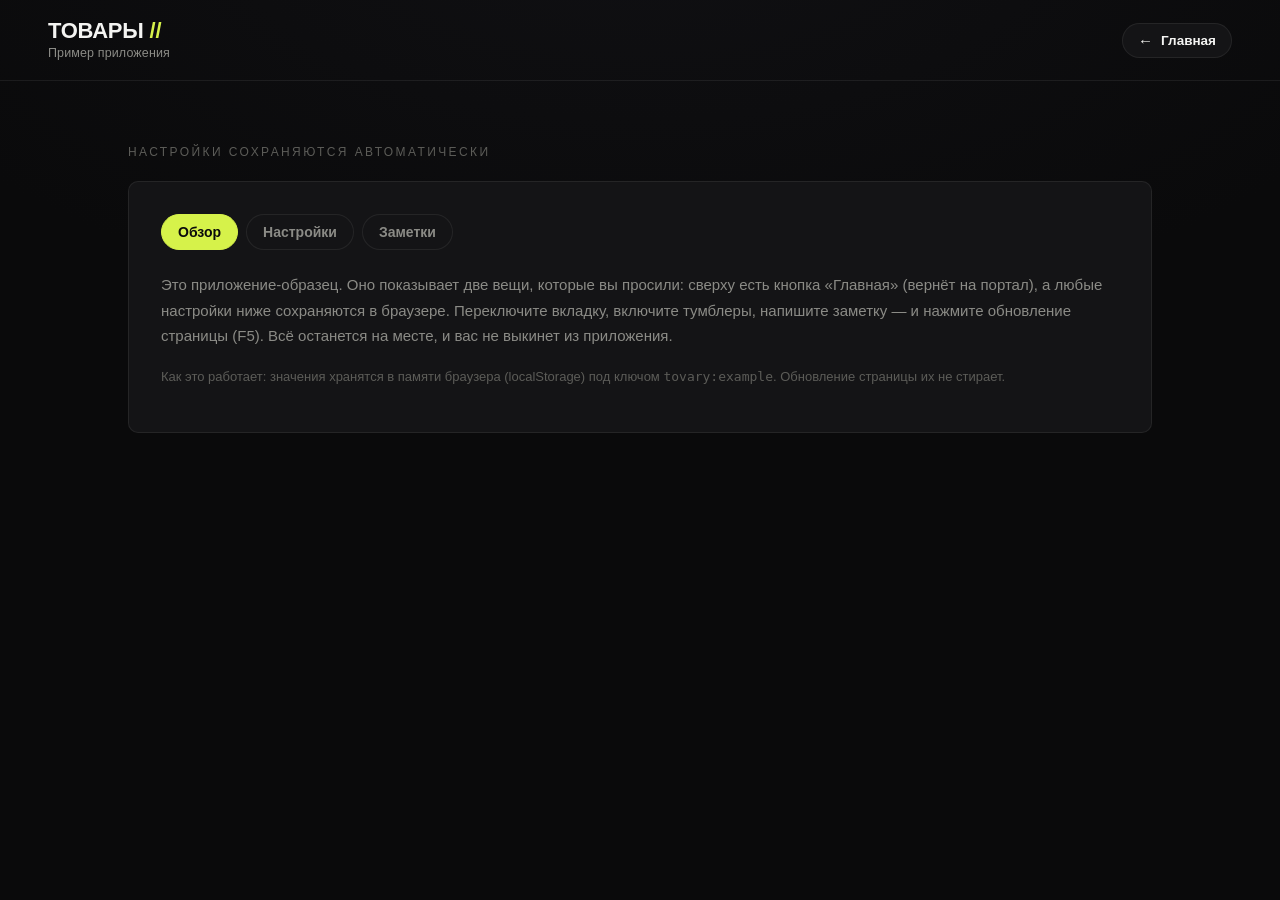
<file: tovary-clean/apps/example/index.html>
<!DOCTYPE html>
<html lang="ru">
<head>
  <meta charset="UTF-8">
  <meta name="viewport" content="width=device-width, initial-scale=1, viewport-fit=cover">
  <meta name="theme-color" content="#0a0a0b">
  <title>Пример приложения — Товары</title>
  <link rel="icon" href="../../favicon.ico" sizes="any">
  <link rel="icon" type="image/png" href="../../favicon-32.png" sizes="32x32">
  <link rel="apple-touch-icon" href="../../apple-touch-icon.png">

  <!-- Общие стили портала. Путь ../../ ведёт из /apps/example/ в корень. -->
  <link rel="stylesheet" href="../../assets/portal.css">

  <style>
    /* Локальные стили только этого приложения */
    .panel {
      background: var(--panel);
      border: 1px solid var(--border);
      border-radius: var(--radius);
      padding: clamp(20px, 4vw, 32px);
    }
    .tabs { display: flex; gap: 8px; flex-wrap: wrap; margin-bottom: 22px; }
    .tab {
      padding: 9px 16px; font-size: 14px; font-weight: 600;
      color: var(--text-dim); background: var(--panel);
      border: 1px solid var(--border); border-radius: 999px;
      cursor: pointer; transition: all .18s ease;
    }
    .tab:hover { border-color: var(--border-hover); color: var(--text); }
    .tab.is-active { color: #0a0a0b; background: var(--accent); border-color: var(--accent); }

    .pane { display: none; }
    .pane.is-active { display: block; }

    .field { margin-bottom: 20px; }
    .field:last-child { margin-bottom: 0; }
    .field__label { display: block; font-size: 13px; color: var(--text-dim); margin-bottom: 9px; }

    .row { display: flex; align-items: center; justify-content: space-between; gap: 16px;
           padding: 14px 0; border-bottom: 1px solid var(--border); }
    .row:last-child { border-bottom: none; }
    .row__text { font-size: 15px; }

    /* Переключатель */
    .switch { position: relative; width: 46px; height: 26px; flex: none; }
    .switch input { position: absolute; opacity: 0; width: 100%; height: 100%; margin: 0; cursor: pointer; }
    .switch__track {
      position: absolute; inset: 0; background: #2a2a2e; border-radius: 999px; transition: background .18s ease;
    }
    .switch__track::after {
      content: ""; position: absolute; top: 3px; left: 3px; width: 20px; height: 20px;
      background: #f4f4f2; border-radius: 50%; transition: transform .18s ease;
    }
    .switch input:checked + .switch__track { background: var(--green); }
    .switch input:checked + .switch__track::after { transform: translateX(20px); }
    .switch input:focus-visible + .switch__track { outline: 2px solid var(--accent); outline-offset: 2px; }

    select, textarea {
      width: 100%; font-family: var(--font); font-size: 15px; color: var(--text);
      background: #0e0e10; border: 1px solid var(--border); border-radius: var(--radius-sm);
      padding: 12px 14px;
    }
    select:focus, textarea:focus { outline: none; border-color: var(--border-hover); }
    textarea { min-height: 140px; resize: vertical; line-height: 1.6; }

    .hint {
      margin-top: 18px; font-size: 13px; color: var(--text-faint); line-height: 1.6;
    }
    .saved {
      display: inline-flex; align-items: center; gap: 7px; font-size: 12px; color: var(--green);
      opacity: 0; transition: opacity .25s ease;
    }
    .saved.show { opacity: 1; }
  </style>
</head>
<body>

  <!-- =====================================================================
       ШАПКА С КНОПКОЙ «ГЛАВНАЯ»
       Скопируйте этот блок в начало каждого нового приложения.
       href="../../index.html" ведёт на главную страницу портала.
       ===================================================================== -->
  <header class="topbar">
    <div class="brand">
      <div class="brand__name">ТОВАРЫ<span class="slash">//</span></div>
      <div class="brand__sub">Пример приложения</div>
    </div>
    <a class="home-btn" href="../../index.html">
      <span class="home-btn__arrow">←</span> Главная
    </a>
  </header>

  <main class="wrap">
    <p class="eyebrow">Настройки сохраняются автоматически <span class="saved" id="saved">● сохранено</span></p>

    <div class="panel">
      <!-- Вкладки -->
      <div class="tabs" id="tabs">
        <button class="tab" data-tab="overview">Обзор</button>
        <button class="tab" data-tab="settings">Настройки</button>
        <button class="tab" data-tab="notes">Заметки</button>
      </div>

      <!-- Вкладка: Обзор -->
      <section class="pane" data-pane="overview">
        <p class="row__text" style="line-height:1.7; color:var(--text-dim); margin:0;">
          Это приложение-образец. Оно показывает две вещи, которые вы просили:
          сверху есть кнопка «Главная» (вернёт на портал), а любые настройки ниже
          сохраняются в браузере. Переключите вкладку, включите тумблеры, напишите
          заметку — и нажмите обновление страницы (F5). Всё останется на месте,
          и вас не выкинет из приложения.
        </p>
      </section>

      <!-- Вкладка: Настройки -->
      <section class="pane" data-pane="settings">
        <div class="row">
          <span class="row__text">Уведомления</span>
          <label class="switch">
            <input type="checkbox" data-key="notify">
            <span class="switch__track"></span>
          </label>
        </div>
        <div class="row">
          <span class="row__text">Компактный режим</span>
          <label class="switch">
            <input type="checkbox" data-key="compact">
            <span class="switch__track"></span>
          </label>
        </div>
        <div class="row" style="border-bottom:none; padding-bottom:0;">
          <span class="row__text">Показывать архив</span>
          <label class="switch">
            <input type="checkbox" data-key="archive">
            <span class="switch__track"></span>
          </label>
        </div>

        <div class="field" style="margin-top:22px;">
          <label class="field__label" for="period">Период по умолчанию</label>
          <select id="period" data-key="period">
            <option value="today">Сегодня</option>
            <option value="week">Неделя</option>
            <option value="month">Месяц</option>
            <option value="quarter">Квартал</option>
          </select>
        </div>
      </section>

      <!-- Вкладка: Заметки -->
      <section class="pane" data-pane="notes">
        <div class="field">
          <label class="field__label" for="note">Ваша заметка</label>
          <textarea id="note" data-key="note" placeholder="Напишите что-нибудь и обновите страницу — текст сохранится…"></textarea>
        </div>
      </section>

      <p class="hint">
        Как это работает: значения хранятся в памяти браузера (localStorage) под ключом
        <code>tovary:example</code>. Обновление страницы их не стирает.
      </p>
    </div>
  </main>

  <script>
    /* =====================================================================
       СОХРАНЕНИЕ НАСТРОЕК
       Ключ уникален для каждого приложения — меняйте STORAGE_KEY при копировании.
       ===================================================================== */
    const STORAGE_KEY = 'tovary:example';

    const load = () => {
      try { return JSON.parse(localStorage.getItem(STORAGE_KEY)) || {}; }
      catch { return {}; }
    };
    let state = load();

    const savedEl = document.getElementById('saved');
    let savedTimer;
    const save = () => {
      localStorage.setItem(STORAGE_KEY, JSON.stringify(state));
      savedEl.classList.add('show');
      clearTimeout(savedTimer);
      savedTimer = setTimeout(() => savedEl.classList.remove('show'), 1200);
    };

    /* ---- Вкладки -------------------------------------------------------- */
    const tabs  = [...document.querySelectorAll('.tab')];
    const panes = [...document.querySelectorAll('.pane')];

    function showTab(name) {
      tabs.forEach(t => t.classList.toggle('is-active', t.dataset.tab === name));
      panes.forEach(p => p.classList.toggle('is-active', p.dataset.pane === name));
    }
    tabs.forEach(t => t.addEventListener('click', () => {
      state.tab = t.dataset.tab;
      showTab(state.tab);
      save();
    }));

    /* ---- Поля (тумблеры, select, textarea) ----------------------------- */
    const inputs = [...document.querySelectorAll('[data-key]')];
    inputs.forEach(el => {
      const key = el.dataset.key;
      const evt = (el.type === 'checkbox' || el.tagName === 'SELECT') ? 'change' : 'input';
      el.addEventListener(evt, () => {
        state[key] = (el.type === 'checkbox') ? el.checked : el.value;
        save();
      });
    });

    /* ---- Восстановление состояния при загрузке ------------------------- */
    function restore() {
      inputs.forEach(el => {
        const key = el.dataset.key;
        if (state[key] === undefined) return;
        if (el.type === 'checkbox') el.checked = state[key];
        else el.value = state[key];
      });
      showTab(state.tab || 'overview');
    }
    restore();
  </script>

</body>
</html>
</file>
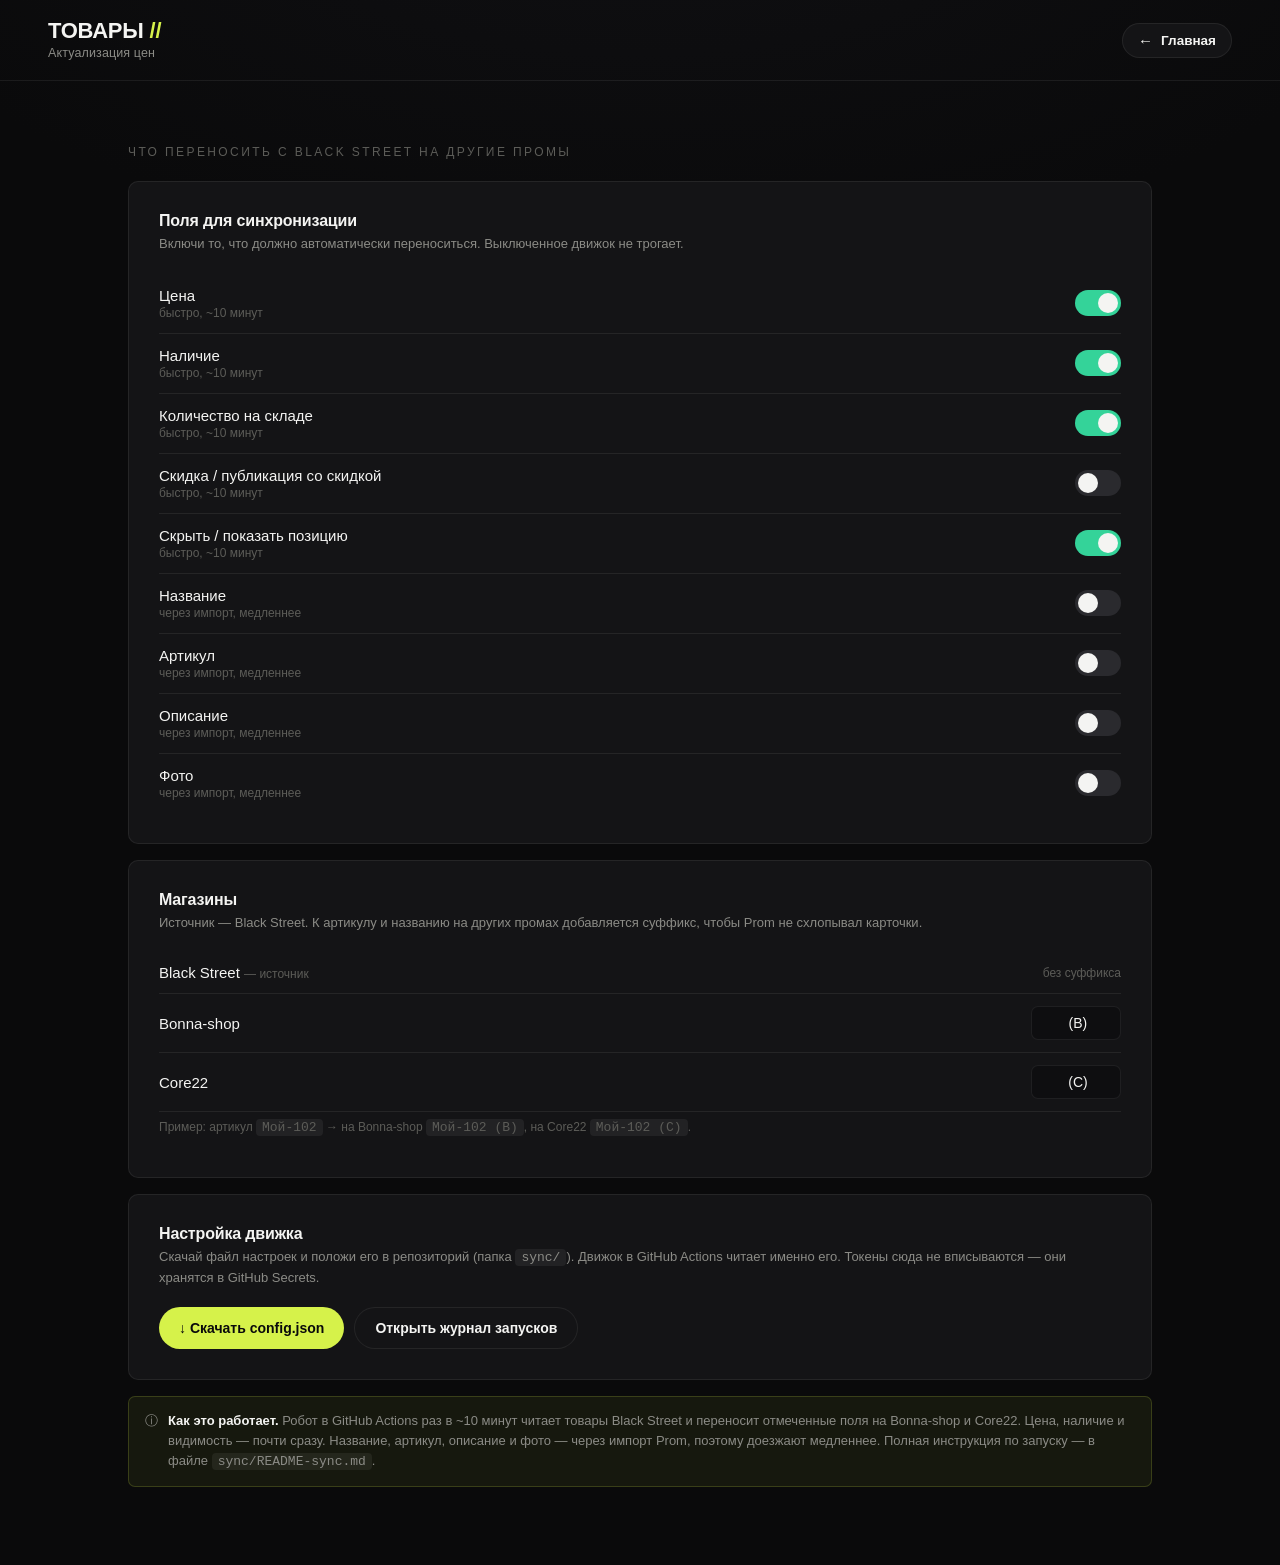
<file: tovary-clean/apps/price-sync/index.html>
<!DOCTYPE html>
<html lang="ru">
<head>
  <meta charset="UTF-8">
  <meta name="viewport" content="width=device-width, initial-scale=1, viewport-fit=cover">
  <meta name="theme-color" content="#0a0a0b">
  <title>Актуализация цен — Товары</title>

  <link rel="icon" href="../../favicon.ico" sizes="any">
  <link rel="icon" type="image/png" href="../../favicon-32.png" sizes="32x32">
  <link rel="apple-touch-icon" href="../../apple-touch-icon.png">
  <link rel="stylesheet" href="../../assets/portal.css">

  <style>
    .panel {
      background: var(--panel); border: 1px solid var(--border);
      border-radius: var(--radius); padding: clamp(20px, 4vw, 30px);
      margin-bottom: 16px;
    }
    .panel h2 {
      margin: 0 0 4px; font-size: 16px; font-weight: 700; letter-spacing: -0.01em;
    }
    .panel .sub { margin: 0 0 20px; font-size: 13px; color: var(--text-dim); line-height: 1.5; }

    .row { display: flex; align-items: center; justify-content: space-between; gap: 16px;
           padding: 13px 0; border-bottom: 1px solid var(--border); }
    .row:last-child { border-bottom: none; }
    .row__text { font-size: 15px; }
    .row__note { display: block; font-size: 12px; color: var(--text-faint); margin-top: 2px; }

    .switch { position: relative; width: 46px; height: 26px; flex: none; }
    .switch input { position: absolute; opacity: 0; width: 100%; height: 100%; margin: 0; cursor: pointer; }
    .switch__track { position: absolute; inset: 0; background: #2a2a2e; border-radius: 999px; transition: background .18s; }
    .switch__track::after { content:""; position:absolute; top:3px; left:3px; width:20px; height:20px;
      background:#f4f4f2; border-radius:50%; transition: transform .18s; }
    .switch input:checked + .switch__track { background: var(--green); }
    .switch input:checked + .switch__track::after { transform: translateX(20px); }
    .switch input:focus-visible + .switch__track { outline: 2px solid var(--accent); outline-offset: 2px; }

    .store { display: flex; align-items: center; gap: 12px; padding: 12px 0; border-bottom: 1px solid var(--border); }
    .store:last-child { border-bottom: none; }
    .store__name { flex: 1; font-size: 15px; }
    .store__tag { font-size: 12px; color: var(--text-faint); }
    .suffix-input {
      width: 90px; font-family: var(--font); font-size: 14px; color: var(--text); text-align: center;
      background: #0e0e10; border: 1px solid var(--border); border-radius: var(--radius-sm); padding: 8px 10px;
    }
    .suffix-input:focus { outline: none; border-color: var(--border-hover); }

    .btn {
      display: inline-flex; align-items: center; gap: 8px; padding: 12px 20px;
      font-size: 14px; font-weight: 700; color: #0a0a0b; background: var(--accent);
      border: none; border-radius: 999px; cursor: pointer; transition: transform .15s, opacity .15s;
    }
    .btn:hover { opacity: .9; }
    .btn:active { transform: translateY(1px); }
    .btn--ghost { color: var(--text); background: var(--panel); border: 1px solid var(--border); }

    .note {
      display: flex; gap: 10px; padding: 14px 16px; border-radius: var(--radius-sm);
      background: rgba(214,242,74,0.06); border: 1px solid rgba(214,242,74,0.18);
      font-size: 13px; line-height: 1.55; color: var(--text-dim);
    }
    .note b { color: var(--text); font-weight: 600; }
    .speed { font-size: 12px; color: var(--text-faint); margin-top: 8px; }
    .actions { display: flex; gap: 10px; flex-wrap: wrap; margin-top: 4px; }
    code { background: rgba(255,255,255,0.06); padding: 1px 6px; border-radius: 4px; font-size: 13px; }
    a.link { color: var(--accent); }
    .saved { font-size: 12px; color: var(--green); opacity: 0; transition: opacity .25s; }
    .saved.show { opacity: 1; }
  </style>
</head>
<body>

  <header class="topbar">
    <div class="brand">
      <div class="brand__name">ТОВАРЫ<span class="slash">//</span></div>
      <div class="brand__sub">Актуализация цен</div>
    </div>
    <a class="home-btn" href="../../index.html"><span class="home-btn__arrow">←</span> Главная</a>
  </header>

  <main class="wrap">
    <p class="eyebrow">Что переносить с Black Street на другие промы <span class="saved" id="saved">● сохранено</span></p>

    <!-- Поля -->
    <div class="panel">
      <h2>Поля для синхронизации</h2>
      <p class="sub">Включи то, что должно автоматически переноситься. Выключенное движок не трогает.</p>

      <div class="row">
        <span class="row__text">Цена<span class="row__note">быстро, ~10 минут</span></span>
        <label class="switch"><input type="checkbox" data-field="price" checked><span class="switch__track"></span></label>
      </div>
      <div class="row">
        <span class="row__text">Наличие<span class="row__note">быстро, ~10 минут</span></span>
        <label class="switch"><input type="checkbox" data-field="presence" checked><span class="switch__track"></span></label>
      </div>
      <div class="row">
        <span class="row__text">Количество на складе<span class="row__note">быстро, ~10 минут</span></span>
        <label class="switch"><input type="checkbox" data-field="quantity" checked><span class="switch__track"></span></label>
      </div>
      <div class="row">
        <span class="row__text">Скидка / публикация со скидкой<span class="row__note">быстро, ~10 минут</span></span>
        <label class="switch"><input type="checkbox" data-field="discount"><span class="switch__track"></span></label>
      </div>
      <div class="row">
        <span class="row__text">Скрыть / показать позицию<span class="row__note">быстро, ~10 минут</span></span>
        <label class="switch"><input type="checkbox" data-field="visibility" checked><span class="switch__track"></span></label>
      </div>
      <div class="row">
        <span class="row__text">Название<span class="row__note">через импорт, медленнее</span></span>
        <label class="switch"><input type="checkbox" data-field="name"><span class="switch__track"></span></label>
      </div>
      <div class="row">
        <span class="row__text">Артикул<span class="row__note">через импорт, медленнее</span></span>
        <label class="switch"><input type="checkbox" data-field="sku"><span class="switch__track"></span></label>
      </div>
      <div class="row">
        <span class="row__text">Описание<span class="row__note">через импорт, медленнее</span></span>
        <label class="switch"><input type="checkbox" data-field="description"><span class="switch__track"></span></label>
      </div>
      <div class="row">
        <span class="row__text">Фото<span class="row__note">через импорт, медленнее</span></span>
        <label class="switch"><input type="checkbox" data-field="images"><span class="switch__track"></span></label>
      </div>
    </div>

    <!-- Магазины и суффиксы -->
    <div class="panel">
      <h2>Магазины</h2>
      <p class="sub">Источник — Black Street. К артикулу и названию на других промах добавляется суффикс, чтобы Prom не схлопывал карточки.</p>

      <div class="store">
        <span class="store__name">Black Street <span class="store__tag">— источник</span></span>
        <span class="store__tag">без суффикса</span>
      </div>
      <div class="store">
        <span class="store__name">Bonna-shop</span>
        <input class="suffix-input" data-suffix="bonna" value=" (B)">
      </div>
      <div class="store">
        <span class="store__name">Core22</span>
        <input class="suffix-input" data-suffix="core22" value=" (С)">
      </div>
      <p class="speed">Пример: артикул <code>Мой-102</code> → на Bonna-shop <code>Мой-102 (B)</code>, на Core22 <code>Мой-102 (С)</code>.</p>
    </div>

    <!-- Конфиг + запуск -->
    <div class="panel">
      <h2>Настройка движка</h2>
      <p class="sub">Скачай файл настроек и положи его в репозиторий (папка <code>sync/</code>). Движок в GitHub Actions читает именно его. Токены сюда не вписываются — они хранятся в GitHub Secrets.</p>
      <div class="actions">
        <button class="btn" id="download">↓ Скачать config.json</button>
        <a class="btn btn--ghost" id="actions-link" href="#" target="_blank" rel="noopener">Открыть журнал запусков</a>
      </div>
    </div>

    <div class="note">
      <span>ⓘ</span>
      <span><b>Как это работает.</b> Робот в GitHub Actions раз в ~10 минут читает товары Black Street и переносит отмеченные поля на Bonna-shop и Core22. Цена, наличие и видимость — почти сразу. Название, артикул, описание и фото — через импорт Prom, поэтому доезжают медленнее. Полная инструкция по запуску — в файле <code>sync/README-sync.md</code>.</span>
    </div>
  </main>

  <script>
    const STORAGE_KEY = 'tovary:price-sync';
    const load = () => { try { return JSON.parse(localStorage.getItem(STORAGE_KEY)) || {}; } catch { return {}; } };
    let state = load();

    const savedEl = document.getElementById('saved');
    let t;
    const save = () => {
      localStorage.setItem(STORAGE_KEY, JSON.stringify(state));
      savedEl.classList.add('show'); clearTimeout(t);
      t = setTimeout(() => savedEl.classList.remove('show'), 1200);
    };

    const fields  = [...document.querySelectorAll('[data-field]')];
    const suffixes = [...document.querySelectorAll('[data-suffix]')];

    // восстановление
    state.fields = state.fields || {};
    state.suffix = state.suffix || {};
    fields.forEach(el => { if (state.fields[el.dataset.field] !== undefined) el.checked = state.fields[el.dataset.field]; });
    suffixes.forEach(el => { if (state.suffix[el.dataset.suffix] !== undefined) el.value = state.suffix[el.dataset.suffix]; });

    fields.forEach(el => el.addEventListener('change', () => { state.fields[el.dataset.field] = el.checked; save(); }));
    suffixes.forEach(el => el.addEventListener('input', () => { state.suffix[el.dataset.suffix] = el.value; save(); }));

    // ссылка на журнал запусков (Actions) — определяем адрес репозитория из URL страницы
    (function () {
      const host = location.hostname;            // jekapozitiven.github.io
      const user = host.split('.')[0];
      const repo = location.pathname.split('/').filter(Boolean)[0] || '';
      const link = document.getElementById('actions-link');
      if (user && repo) link.href = `https://github.com/${user}/${repo}/actions`;
    })();

    // генерация config.json из галочек
    document.getElementById('download').addEventListener('click', () => {
      const cfg = {
        source: { name: "Black Street", env_token: "TOKEN_BLACKSTREET" },
        targets: [
          { name: "Bonna-shop", env_token: "TOKEN_BONNA",  suffix: (state.suffix.bonna  ?? " (B)") },
          { name: "Core22",     env_token: "TOKEN_CORE22", suffix: (state.suffix.core22 ?? " (С)") }
        ],
        match_by: "external_id",
        interval_minutes: 10,
        sync_fields: {
          price:       fields.find(f=>f.dataset.field==='price').checked,
          presence:    fields.find(f=>f.dataset.field==='presence').checked,
          quantity:    fields.find(f=>f.dataset.field==='quantity').checked,
          discount:    fields.find(f=>f.dataset.field==='discount').checked,
          visibility:  fields.find(f=>f.dataset.field==='visibility').checked,
          name:        fields.find(f=>f.dataset.field==='name').checked,
          sku:         fields.find(f=>f.dataset.field==='sku').checked,
          description: fields.find(f=>f.dataset.field==='description').checked,
          images:      fields.find(f=>f.dataset.field==='images').checked
        }
      };
      const blob = new Blob([JSON.stringify(cfg, null, 2)], { type: "application/json" });
      const a = document.createElement("a");
      a.href = URL.createObjectURL(blob);
      a.download = "config.json";
      a.click();
      URL.revokeObjectURL(a.href);
    });
  </script>

</body>
</html>
</file>
<file: assets/portal.css>
/* ==========================================================================
   Портал «Товары» — общие стили
   Один файл для главной страницы и всех приложений.
   Цвета и типографику меняйте здесь — изменится везде сразу.
   ========================================================================== */

:root {
  --bg:            #0a0a0b;
  --bg-grad:       #101013;
  --panel:         #141416;
  --panel-hover:   #1a1a1e;
  --border:        rgba(255, 255, 255, 0.07);
  --border-hover:  rgba(255, 255, 255, 0.18);

  --text:          #f4f4f2;
  --text-dim:      #8b8b86;
  --text-faint:    #5c5c58;

  --accent:        #d6f24a;   /* лаймовый акцент — «//» в логотипе */
  --green:         #34d399;
  --green-bg:      rgba(52, 211, 153, 0.10);
  --green-border:  rgba(52, 211, 153, 0.28);

  --radius:        10px;
  --radius-sm:     7px;
  --maxw:          1120px;

  --font: -apple-system, BlinkMacSystemFont, "Segoe UI", Roboto, Helvetica,
          Arial, "Noto Sans", "Liberation Sans", sans-serif;
}

* { box-sizing: border-box; }

html { -webkit-text-size-adjust: 100%; }

body {
  margin: 0;
  min-height: 100vh;
  font-family: var(--font);
  color: var(--text);
  background:
    radial-gradient(1200px 600px at 50% -10%, var(--bg-grad), transparent 70%),
    var(--bg);
  -webkit-font-smoothing: antialiased;
  text-rendering: optimizeLegibility;
}

a { color: inherit; text-decoration: none; }

/* ---------- Шапка ---------------------------------------------------------- */

.topbar {
  display: flex;
  align-items: center;
  justify-content: space-between;
  gap: 16px;
  padding: 20px clamp(16px, 5vw, 48px);
  border-bottom: 1px solid var(--border);
}

.brand { display: flex; flex-direction: column; gap: 4px; min-width: 0; }

.brand__name {
  font-size: clamp(19px, 2.4vw, 22px);
  font-weight: 800;
  letter-spacing: -0.01em;
  text-transform: uppercase;
  line-height: 1;
}
.brand__name .slash { color: var(--accent); margin-left: 6px; }

.brand__sub {
  font-size: 12.5px;
  color: var(--text-dim);
  letter-spacing: 0.01em;
}

/* Кнопка «Главная» — используется в шапке каждого приложения */
.home-btn {
  display: inline-flex;
  align-items: center;
  gap: 8px;
  padding: 9px 15px;
  font-size: 13.5px;
  font-weight: 600;
  color: var(--text);
  background: var(--panel);
  border: 1px solid var(--border);
  border-radius: 999px;
  transition: border-color .18s ease, background .18s ease, transform .18s ease;
  white-space: nowrap;
}
.home-btn:hover  { border-color: var(--border-hover); background: var(--panel-hover); }
.home-btn:active { transform: translateY(1px); }
.home-btn__arrow { font-size: 15px; line-height: 1; }

/* ---------- Основной контейнер -------------------------------------------- */

.wrap {
  max-width: var(--maxw);
  margin: 0 auto;
  padding: clamp(28px, 6vw, 64px) clamp(16px, 5vw, 48px) 80px;
}

.eyebrow {
  font-size: 12px;
  letter-spacing: 0.2em;
  text-transform: uppercase;
  color: var(--text-faint);
  margin: 0 0 22px;
}

/* ---------- Сетка приложений ---------------------------------------------- */

.grid {
  display: grid;
  grid-template-columns: repeat(auto-fill, minmax(288px, 1fr));
  gap: 16px;
}

.card {
  position: relative;
  display: flex;
  flex-direction: column;
  min-height: 236px;
  padding: 26px 26px 22px;
  background: var(--panel);
  border: 1px solid var(--border);
  border-radius: var(--radius);
  transition: border-color .2s ease, background .2s ease, transform .2s ease;
}

/* Активная карточка кликабельна */
a.card:hover {
  border-color: var(--border-hover);
  background: var(--panel-hover);
  transform: translateY(-2px);
}
a.card:hover .card__arrow { color: var(--text); transform: translate(2px, -2px); }
a.card:focus-visible {
  outline: 2px solid var(--accent);
  outline-offset: 2px;
}

/* Карточка «скоро» — приглушена, некликабельна */
.card--soon { opacity: 0.5; }

.card__icon { font-size: 30px; line-height: 1; }

.card__arrow {
  position: absolute;
  top: 22px; right: 22px;
  font-size: 18px;
  color: var(--text-faint);
  transition: color .2s ease, transform .2s ease;
}

.card__title {
  margin: 26px 0 0;
  font-size: 17px;
  font-weight: 700;
  letter-spacing: -0.01em;
}

.card__desc {
  margin: 10px 0 0;
  font-size: 13.5px;
  line-height: 1.55;
  color: var(--text-dim);
}

.card__foot { margin-top: auto; padding-top: 18px; }

/* Статус-бейджи */
.badge {
  display: inline-flex;
  align-items: center;
  gap: 7px;
  padding: 5px 11px;
  font-size: 11px;
  font-weight: 700;
  letter-spacing: 0.08em;
  text-transform: uppercase;
  border-radius: 999px;
}
.badge--active {
  color: var(--green);
  background: var(--green-bg);
  border: 1px solid var(--green-border);
}
.badge--active .dot {
  width: 6px; height: 6px; border-radius: 50%;
  background: var(--green);
  box-shadow: 0 0 8px var(--green);
}
.badge--soon {
  color: var(--text-faint);
  background: rgba(255, 255, 255, 0.04);
  border: 1px solid var(--border);
}

/* ---------- Служебное ------------------------------------------------------ */

@media (prefers-reduced-motion: reduce) {
  * { transition: none !important; }
}
</file>
<file: tovary-clean/assets/portal.css>
/* ==========================================================================
   Портал «Товары» — общие стили
   Один файл для главной страницы и всех приложений.
   Цвета и типографику меняйте здесь — изменится везде сразу.
   ========================================================================== */

:root {
  --bg:            #0a0a0b;
  --bg-grad:       #101013;
  --panel:         #141416;
  --panel-hover:   #1a1a1e;
  --border:        rgba(255, 255, 255, 0.07);
  --border-hover:  rgba(255, 255, 255, 0.18);

  --text:          #f4f4f2;
  --text-dim:      #8b8b86;
  --text-faint:    #5c5c58;

  --accent:        #d6f24a;   /* лаймовый акцент — «//» в логотипе */
  --green:         #34d399;
  --green-bg:      rgba(52, 211, 153, 0.10);
  --green-border:  rgba(52, 211, 153, 0.28);

  --radius:        10px;
  --radius-sm:     7px;
  --maxw:          1120px;

  --font: -apple-system, BlinkMacSystemFont, "Segoe UI", Roboto, Helvetica,
          Arial, "Noto Sans", "Liberation Sans", sans-serif;
}

* { box-sizing: border-box; }

html { -webkit-text-size-adjust: 100%; }

body {
  margin: 0;
  min-height: 100vh;
  font-family: var(--font);
  color: var(--text);
  background:
    radial-gradient(1200px 600px at 50% -10%, var(--bg-grad), transparent 70%),
    var(--bg);
  -webkit-font-smoothing: antialiased;
  text-rendering: optimizeLegibility;
}

a { color: inherit; text-decoration: none; }

/* ---------- Шапка ---------------------------------------------------------- */

.topbar {
  display: flex;
  align-items: center;
  justify-content: space-between;
  gap: 16px;
  padding: 20px clamp(16px, 5vw, 48px);
  border-bottom: 1px solid var(--border);
}

.brand { display: flex; flex-direction: column; gap: 4px; min-width: 0; }

.brand__name {
  font-size: clamp(19px, 2.4vw, 22px);
  font-weight: 800;
  letter-spacing: -0.01em;
  text-transform: uppercase;
  line-height: 1;
}
.brand__name .slash { color: var(--accent); margin-left: 6px; }

.brand__sub {
  font-size: 12.5px;
  color: var(--text-dim);
  letter-spacing: 0.01em;
}

/* Кнопка «Главная» — используется в шапке каждого приложения */
.home-btn {
  display: inline-flex;
  align-items: center;
  gap: 8px;
  padding: 9px 15px;
  font-size: 13.5px;
  font-weight: 600;
  color: var(--text);
  background: var(--panel);
  border: 1px solid var(--border);
  border-radius: 999px;
  transition: border-color .18s ease, background .18s ease, transform .18s ease;
  white-space: nowrap;
}
.home-btn:hover  { border-color: var(--border-hover); background: var(--panel-hover); }
.home-btn:active { transform: translateY(1px); }
.home-btn__arrow { font-size: 15px; line-height: 1; }

/* ---------- Основной контейнер -------------------------------------------- */

.wrap {
  max-width: var(--maxw);
  margin: 0 auto;
  padding: clamp(28px, 6vw, 64px) clamp(16px, 5vw, 48px) 80px;
}

.eyebrow {
  font-size: 12px;
  letter-spacing: 0.2em;
  text-transform: uppercase;
  color: var(--text-faint);
  margin: 0 0 22px;
}

/* ---------- Сетка приложений ---------------------------------------------- */

.grid {
  display: grid;
  grid-template-columns: repeat(auto-fill, minmax(288px, 1fr));
  gap: 16px;
}

.card {
  position: relative;
  display: flex;
  flex-direction: column;
  min-height: 236px;
  padding: 26px 26px 22px;
  background: var(--panel);
  border: 1px solid var(--border);
  border-radius: var(--radius);
  transition: border-color .2s ease, background .2s ease, transform .2s ease;
}

/* Активная карточка кликабельна */
a.card:hover {
  border-color: var(--border-hover);
  background: var(--panel-hover);
  transform: translateY(-2px);
}
a.card:hover .card__arrow { color: var(--text); transform: translate(2px, -2px); }
a.card:focus-visible {
  outline: 2px solid var(--accent);
  outline-offset: 2px;
}

/* Карточка «скоро» — приглушена, некликабельна */
.card--soon { opacity: 0.5; }

.card__icon { font-size: 30px; line-height: 1; }

.card__arrow {
  position: absolute;
  top: 22px; right: 22px;
  font-size: 18px;
  color: var(--text-faint);
  transition: color .2s ease, transform .2s ease;
}

.card__title {
  margin: 26px 0 0;
  font-size: 17px;
  font-weight: 700;
  letter-spacing: -0.01em;
}

.card__desc {
  margin: 10px 0 0;
  font-size: 13.5px;
  line-height: 1.55;
  color: var(--text-dim);
}

.card__foot { margin-top: auto; padding-top: 18px; }

/* Статус-бейджи */
.badge {
  display: inline-flex;
  align-items: center;
  gap: 7px;
  padding: 5px 11px;
  font-size: 11px;
  font-weight: 700;
  letter-spacing: 0.08em;
  text-transform: uppercase;
  border-radius: 999px;
}
.badge--active {
  color: var(--green);
  background: var(--green-bg);
  border: 1px solid var(--green-border);
}
.badge--active .dot {
  width: 6px; height: 6px; border-radius: 50%;
  background: var(--green);
  box-shadow: 0 0 8px var(--green);
}
.badge--soon {
  color: var(--text-faint);
  background: rgba(255, 255, 255, 0.04);
  border: 1px solid var(--border);
}

/* ---------- Служебное ------------------------------------------------------ */

@media (prefers-reduced-motion: reduce) {
  * { transition: none !important; }
}
</file>
